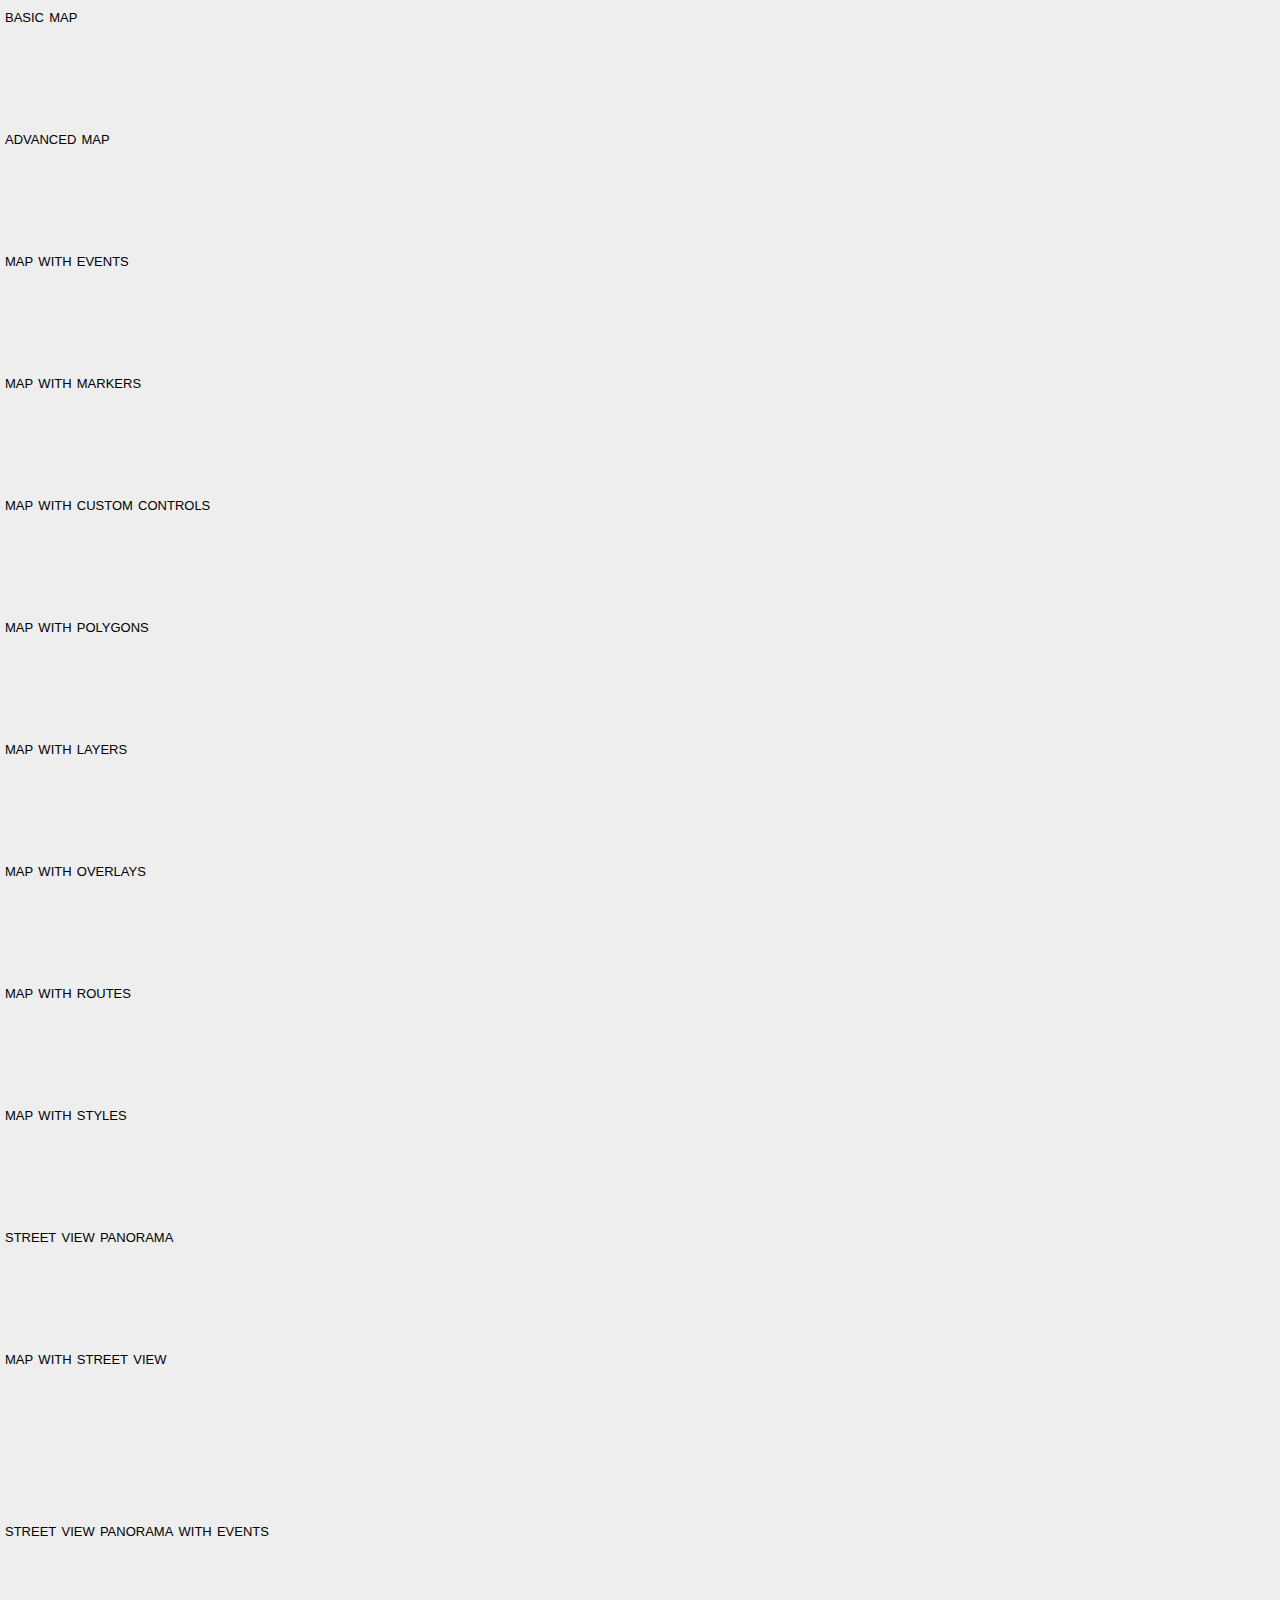
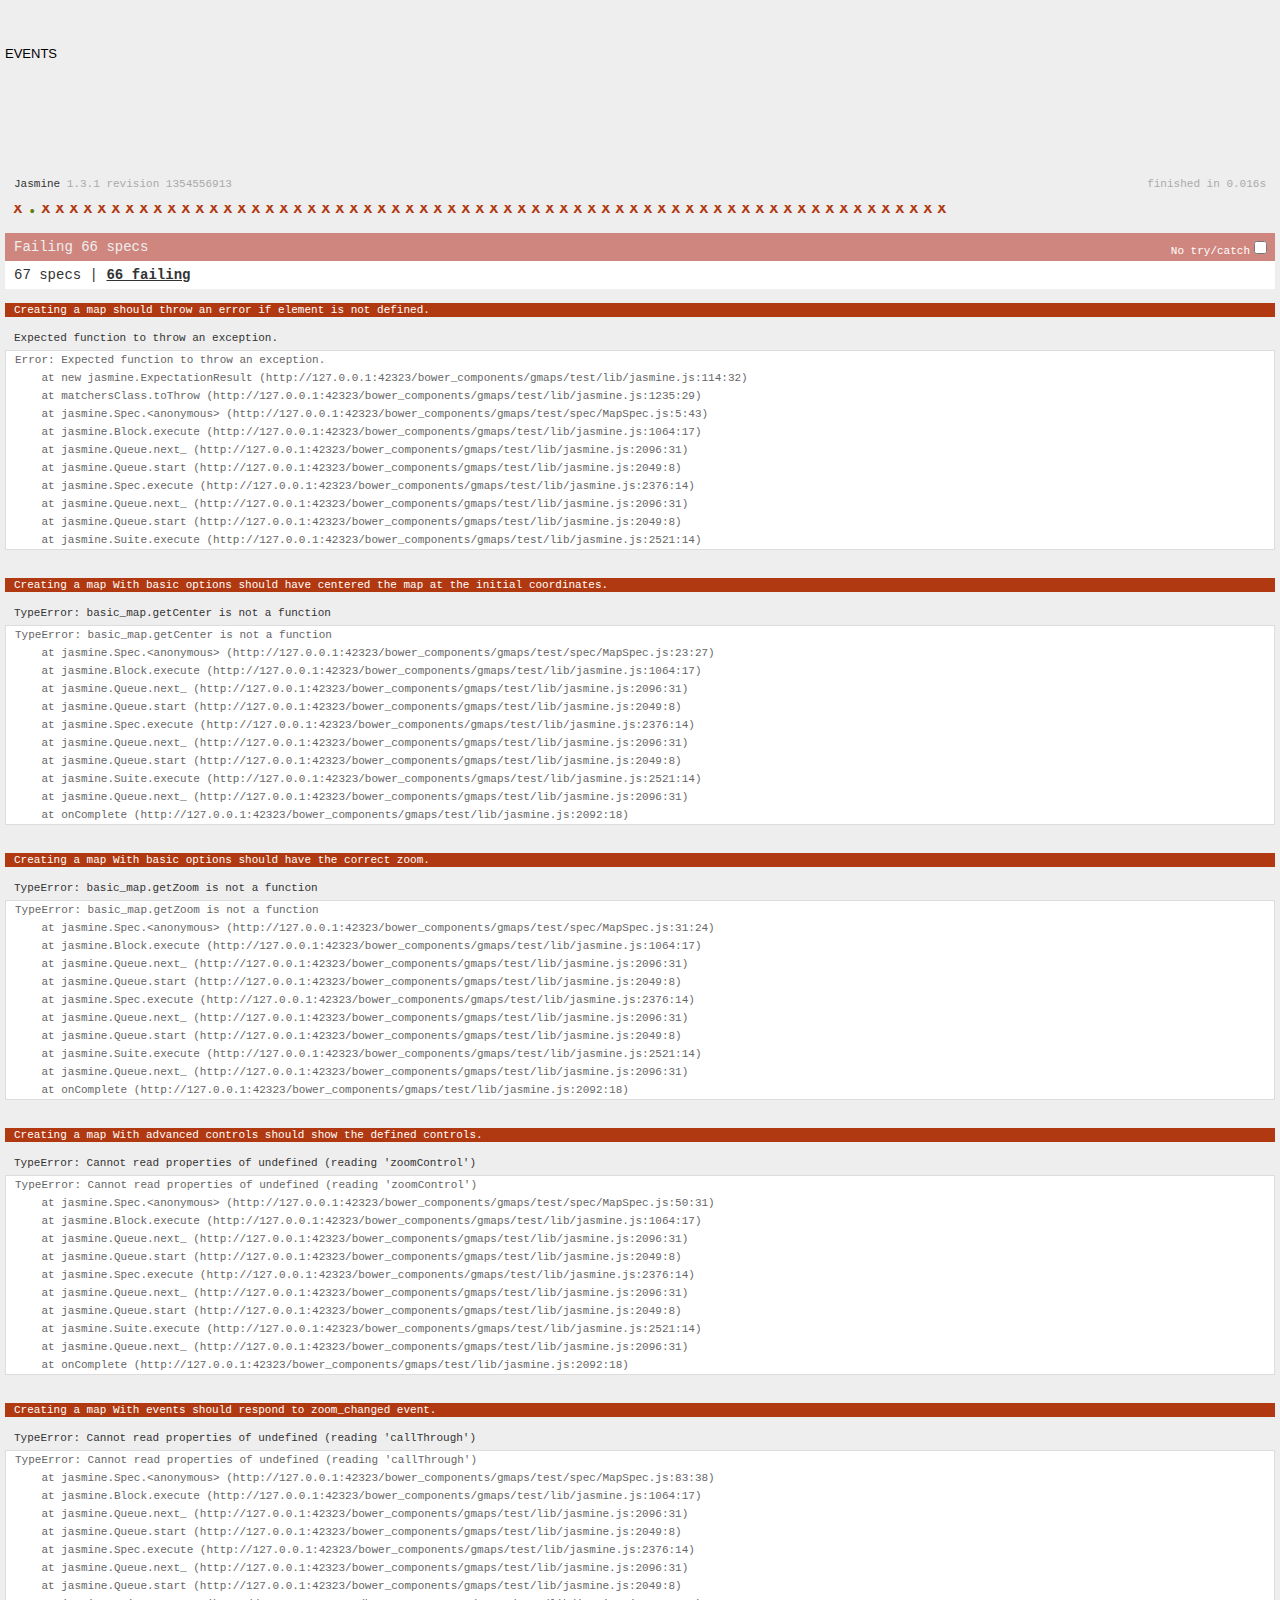
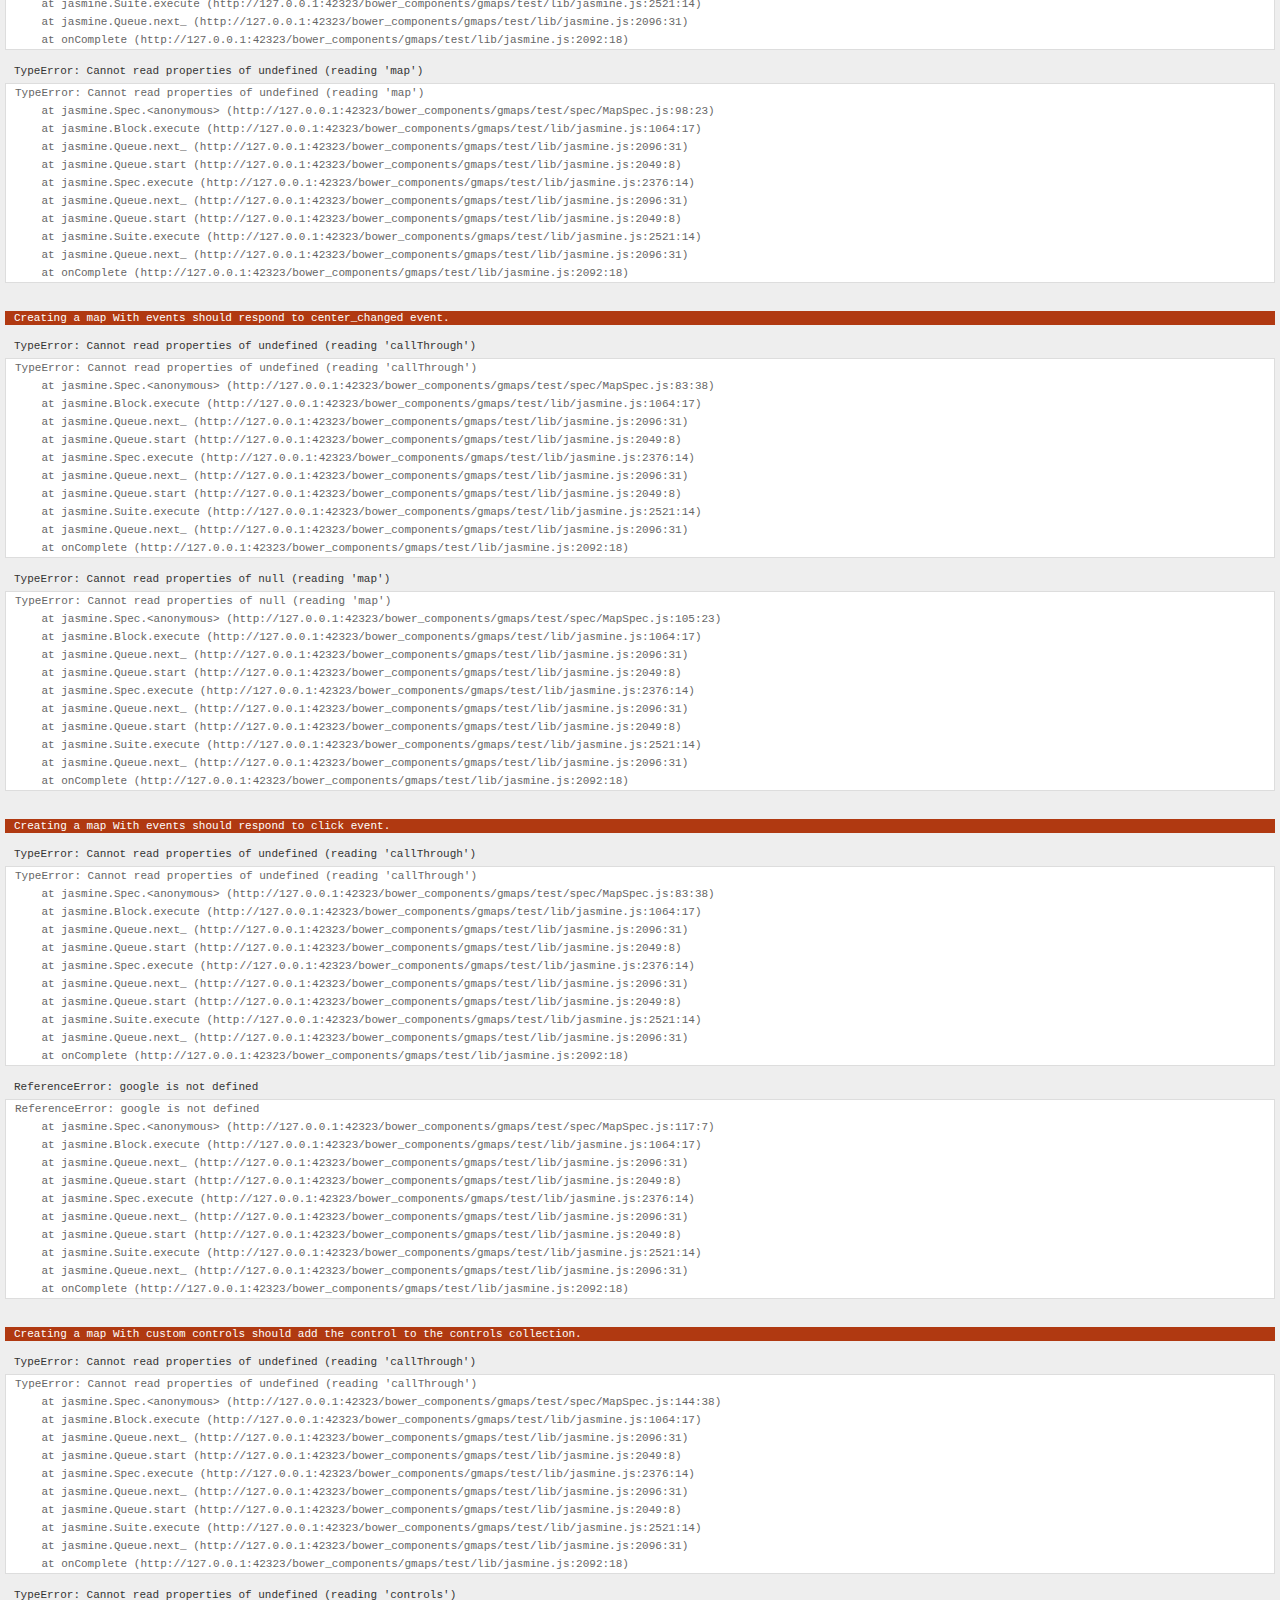
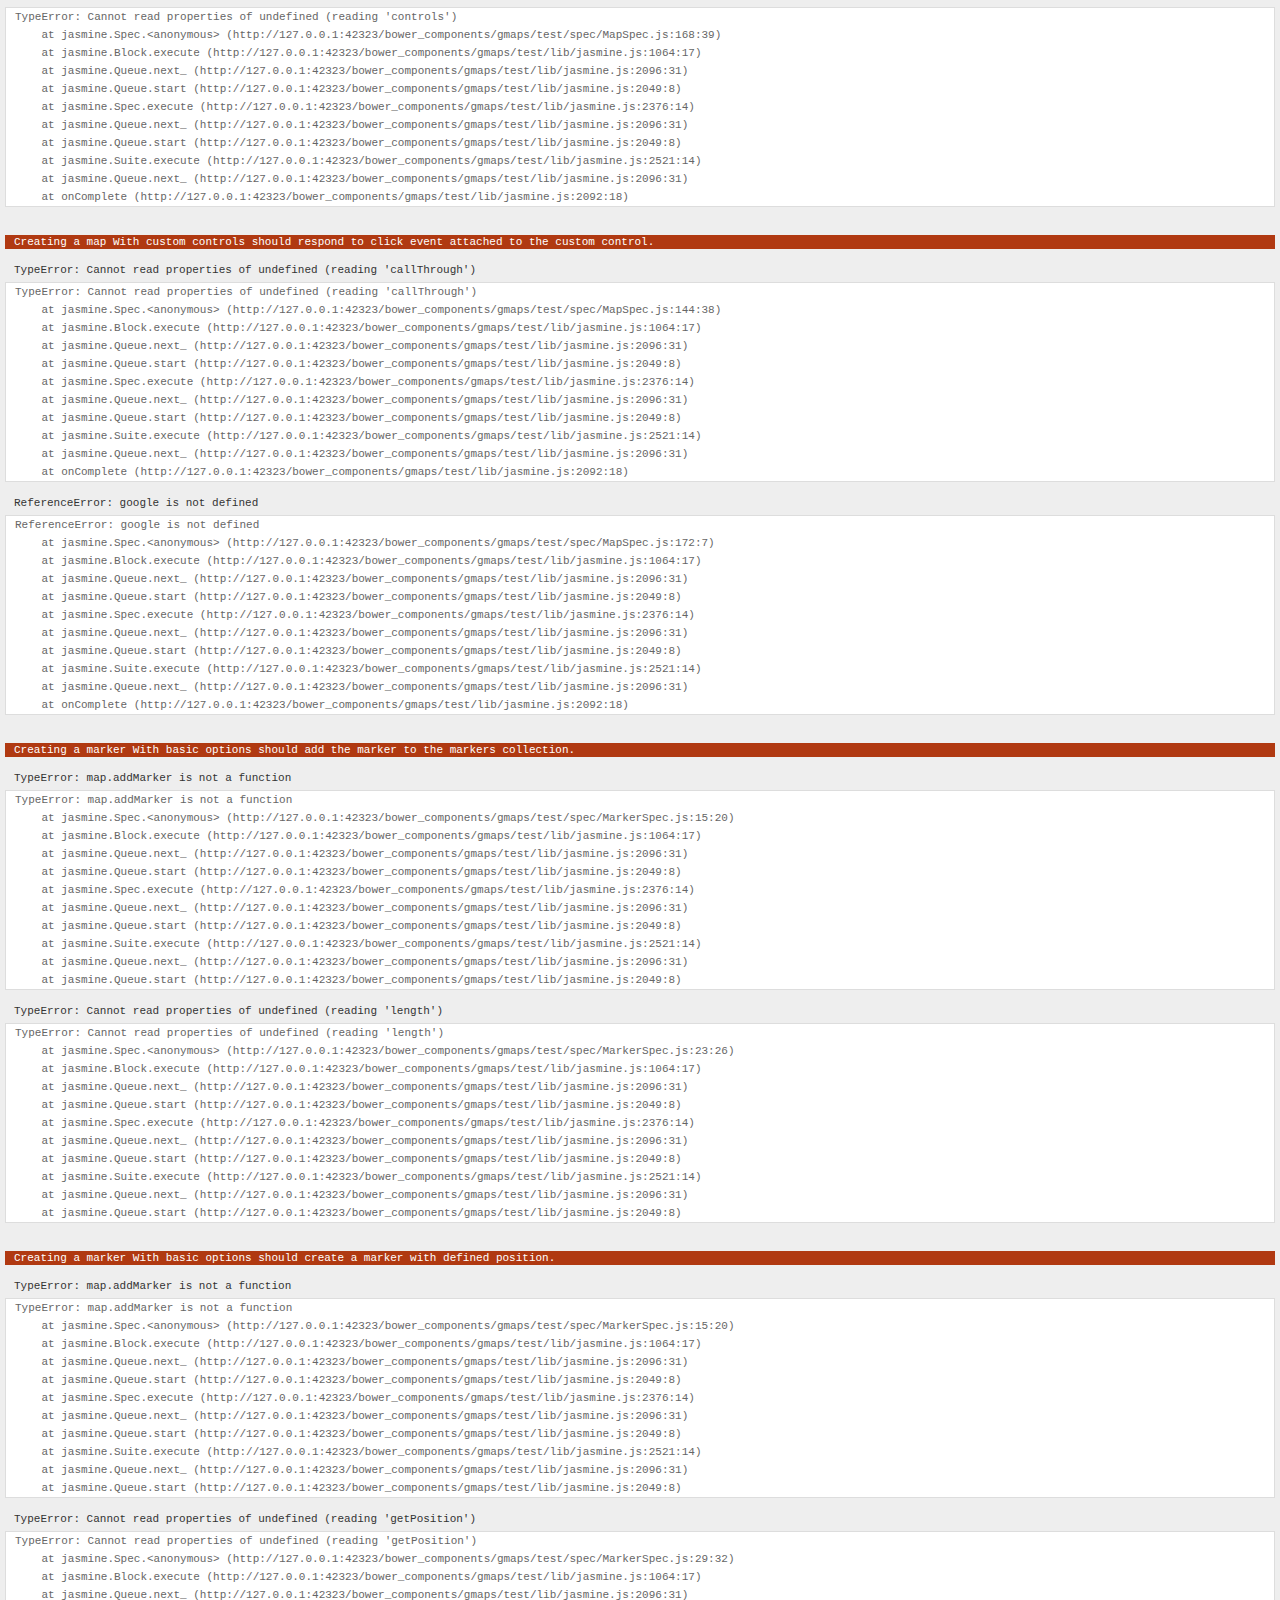
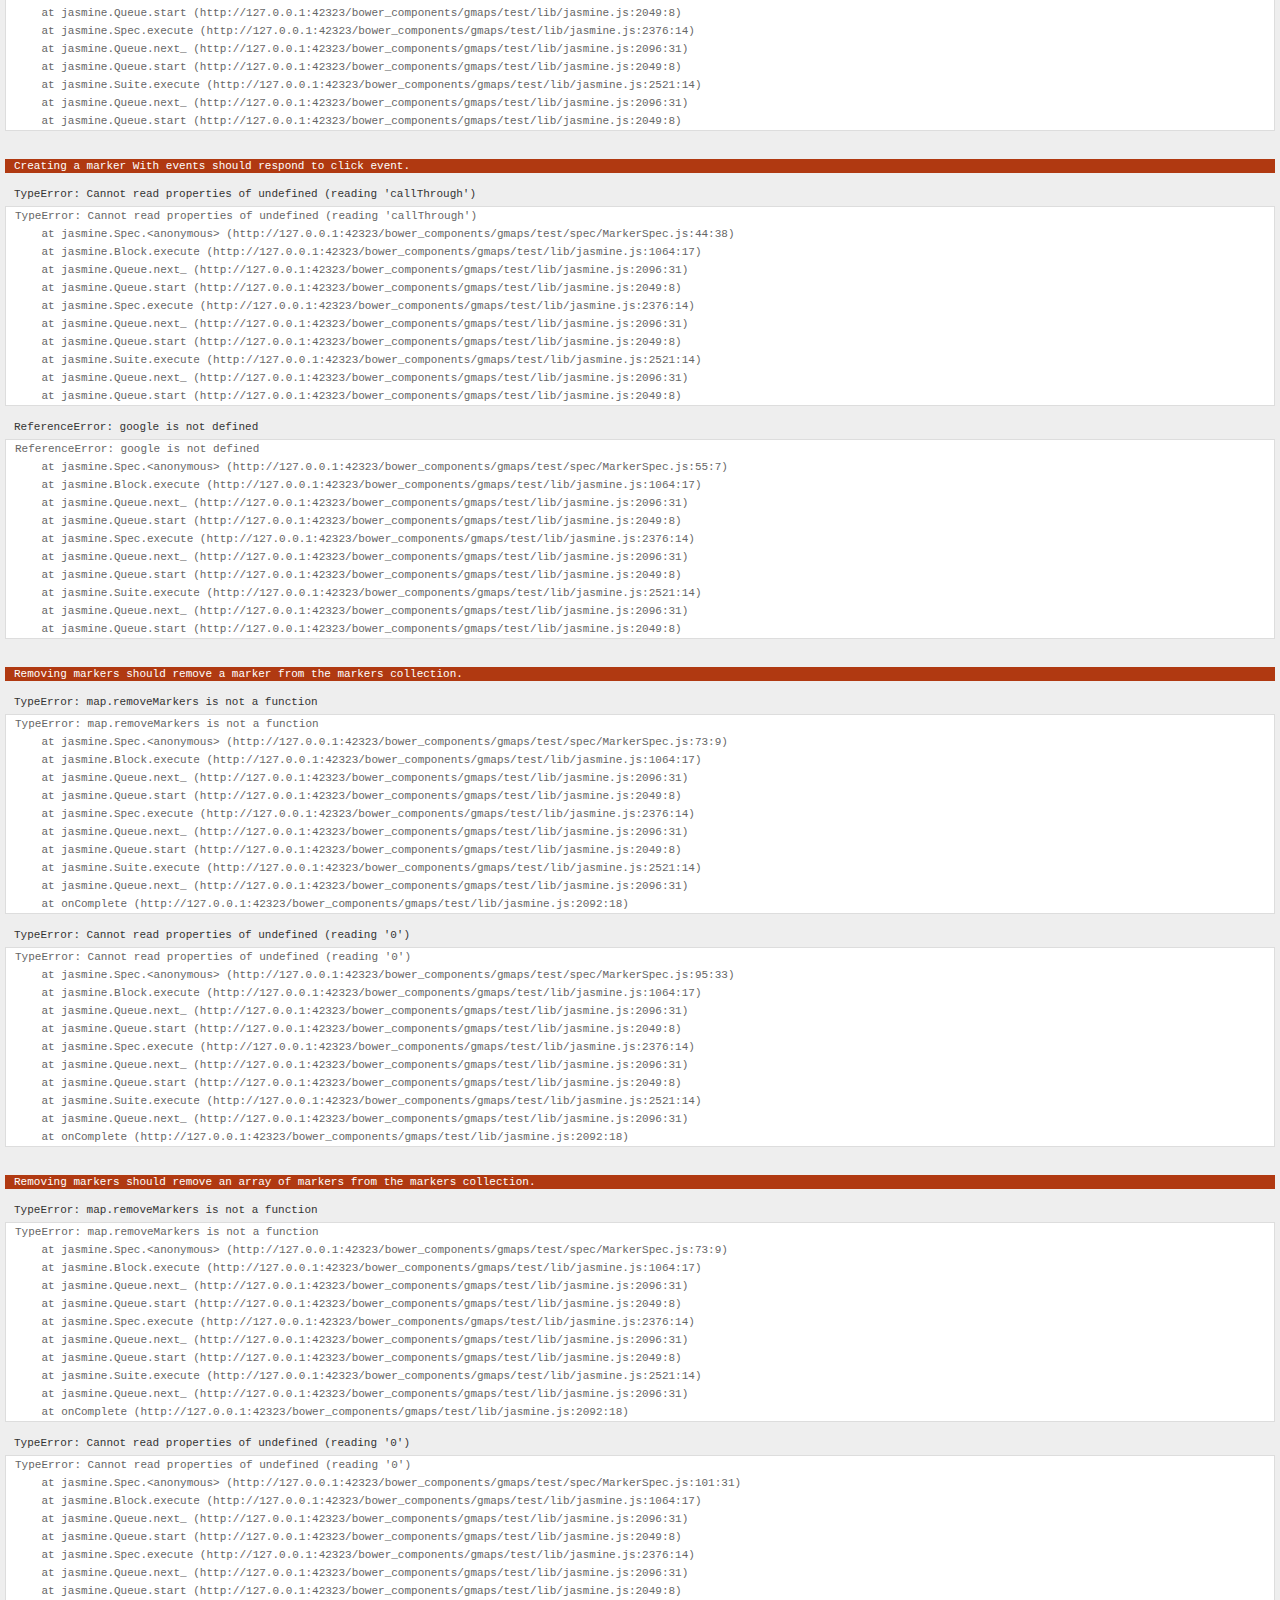
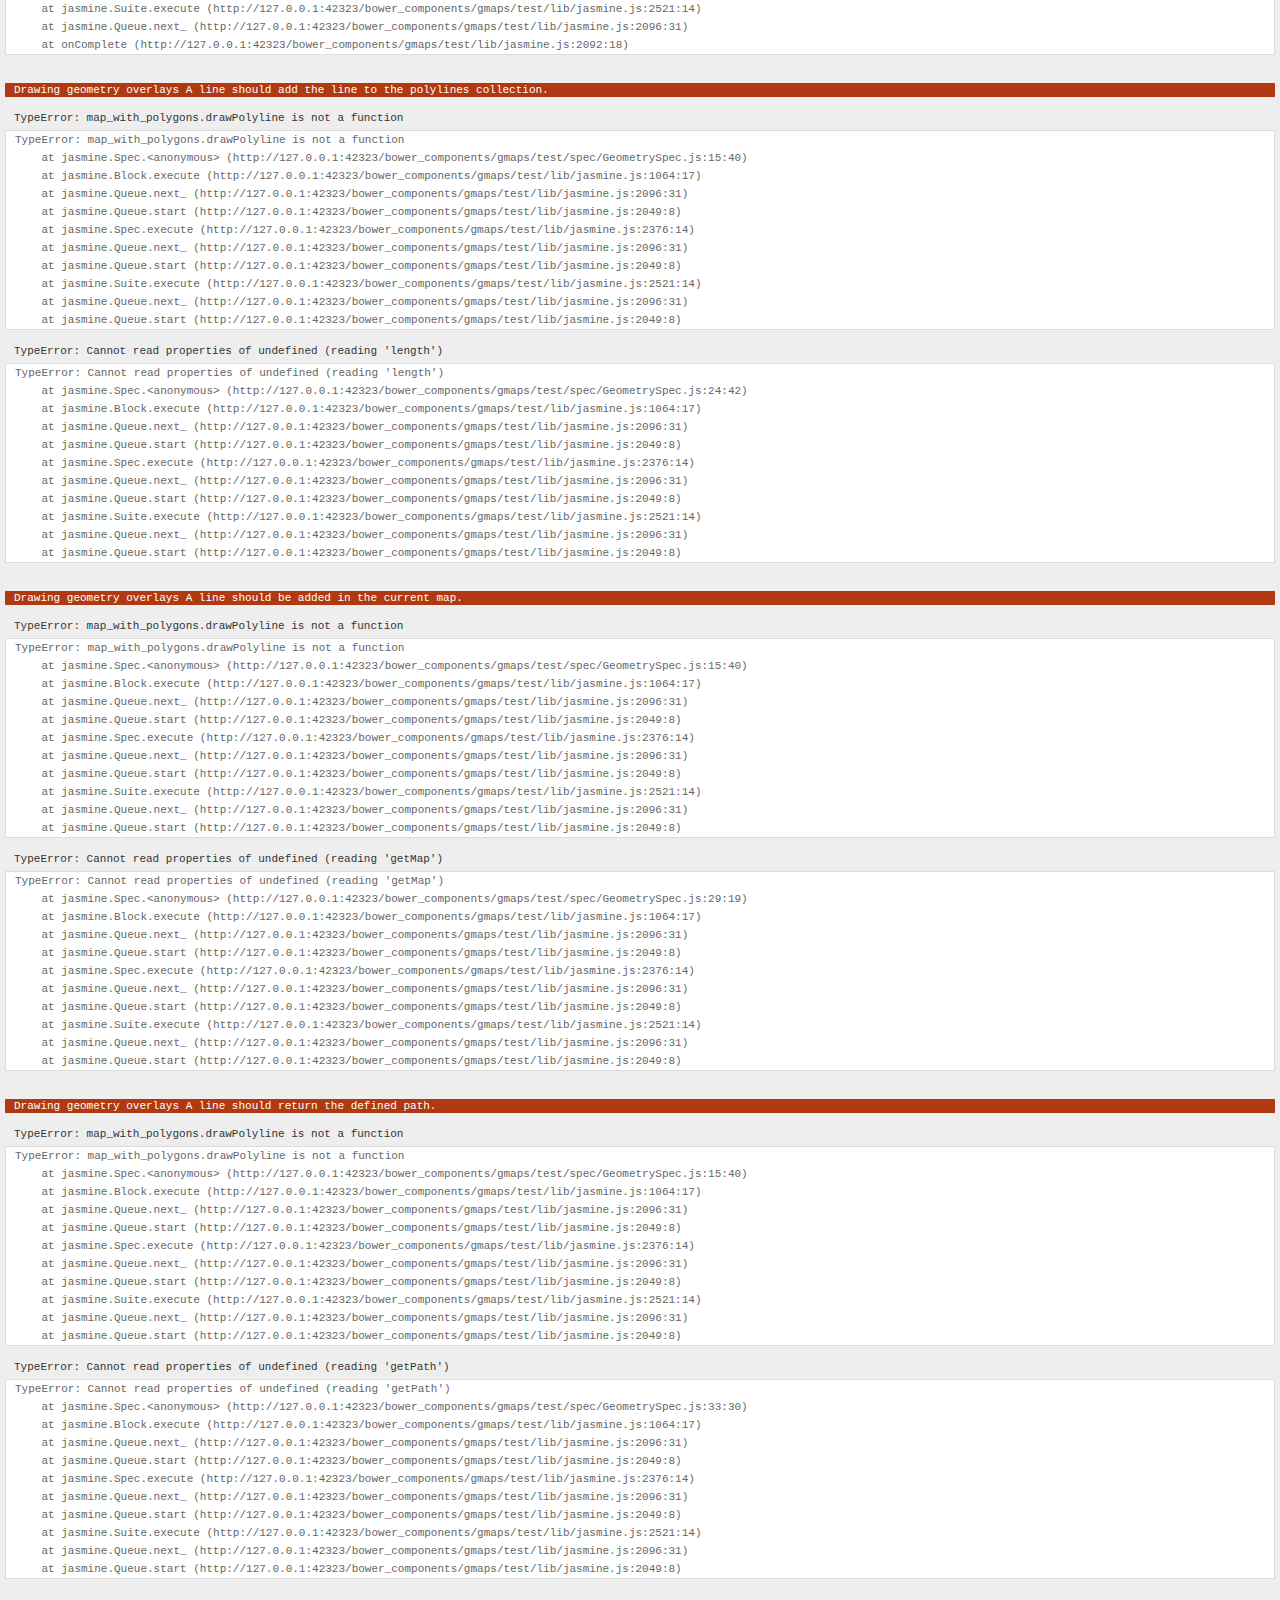
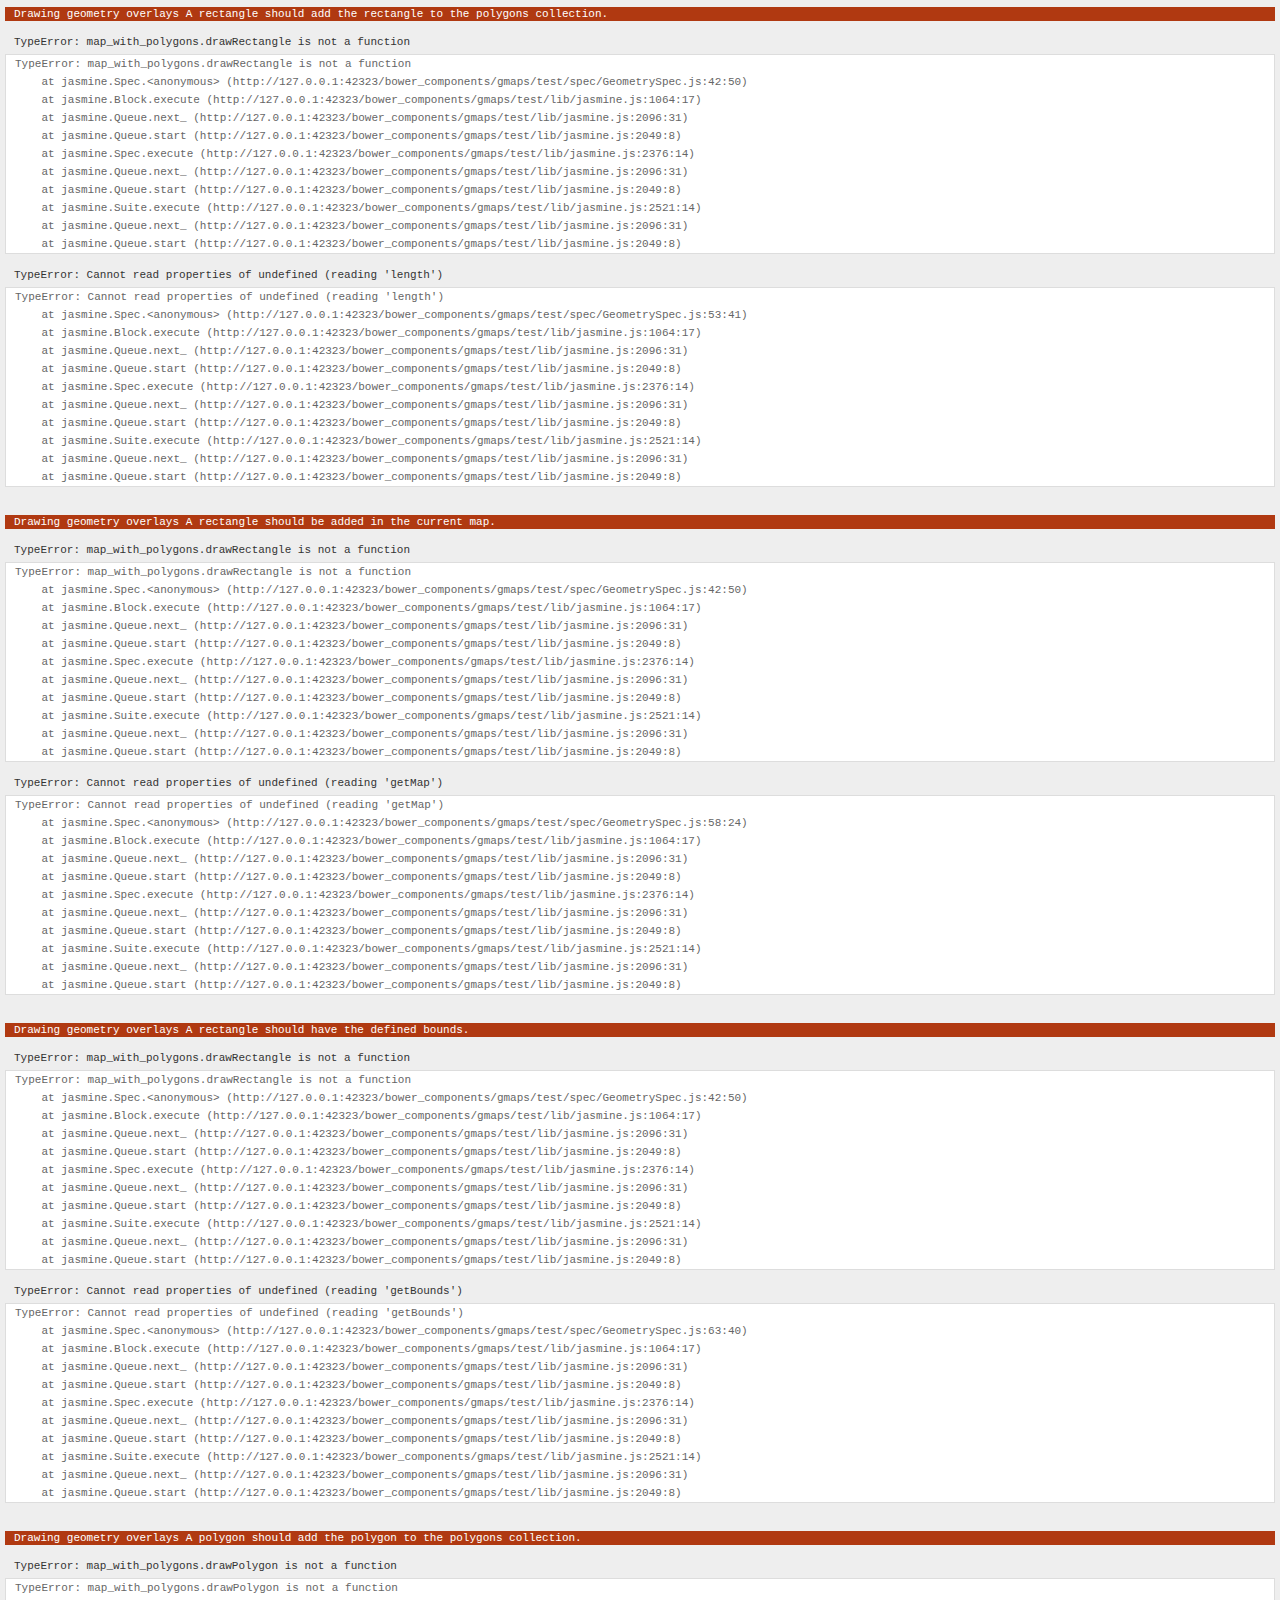
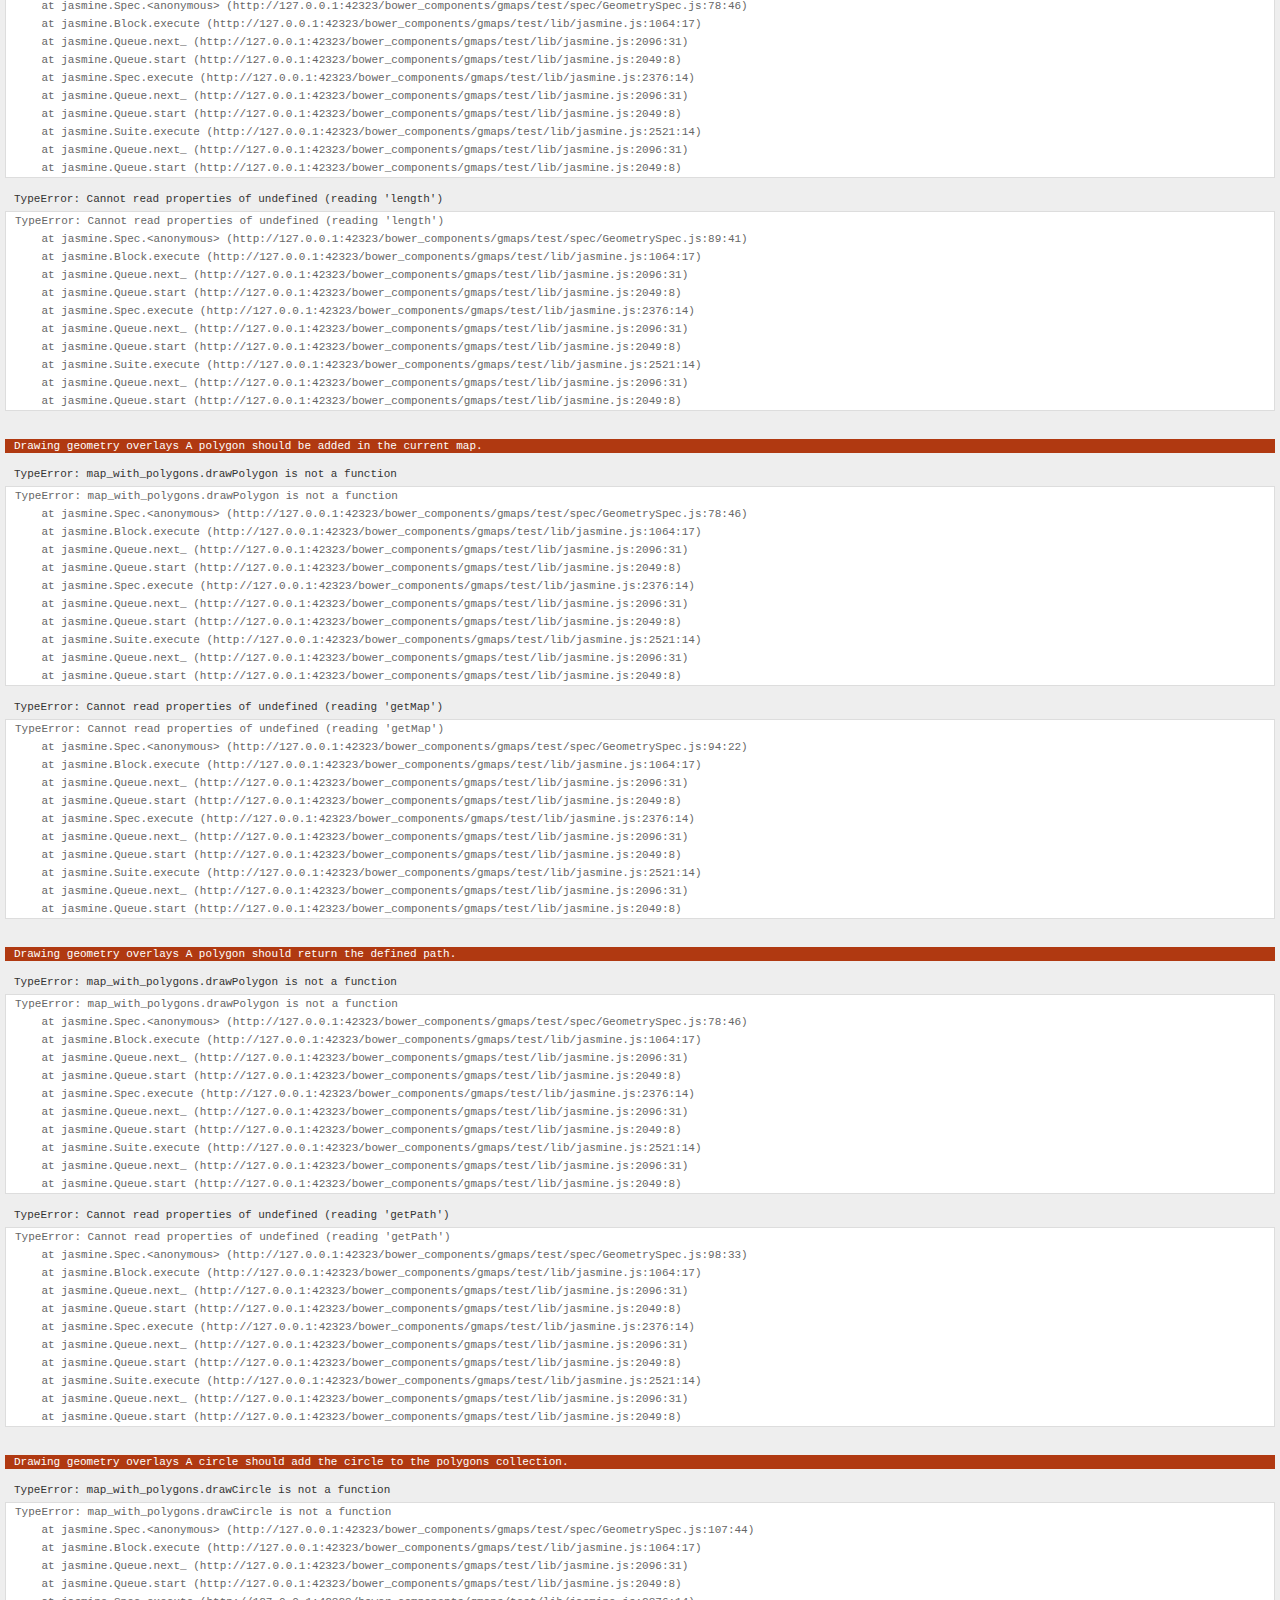
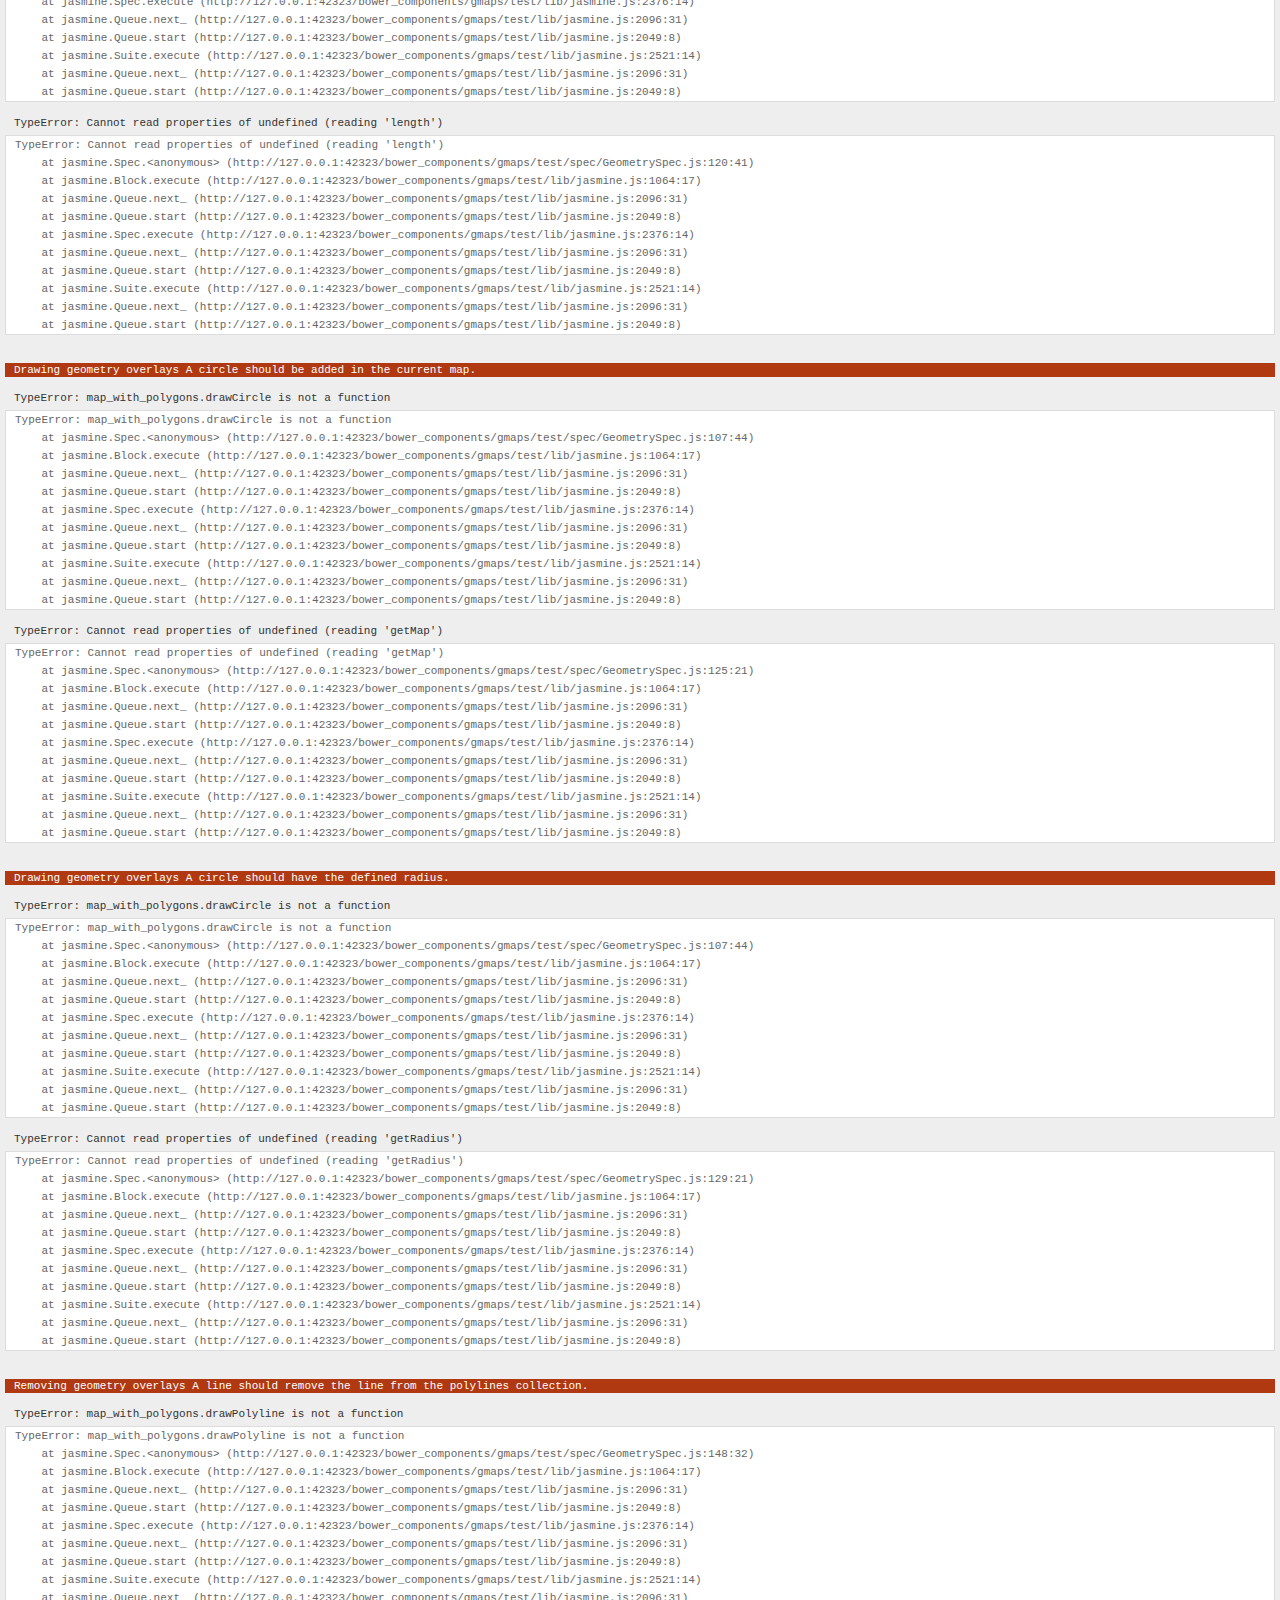
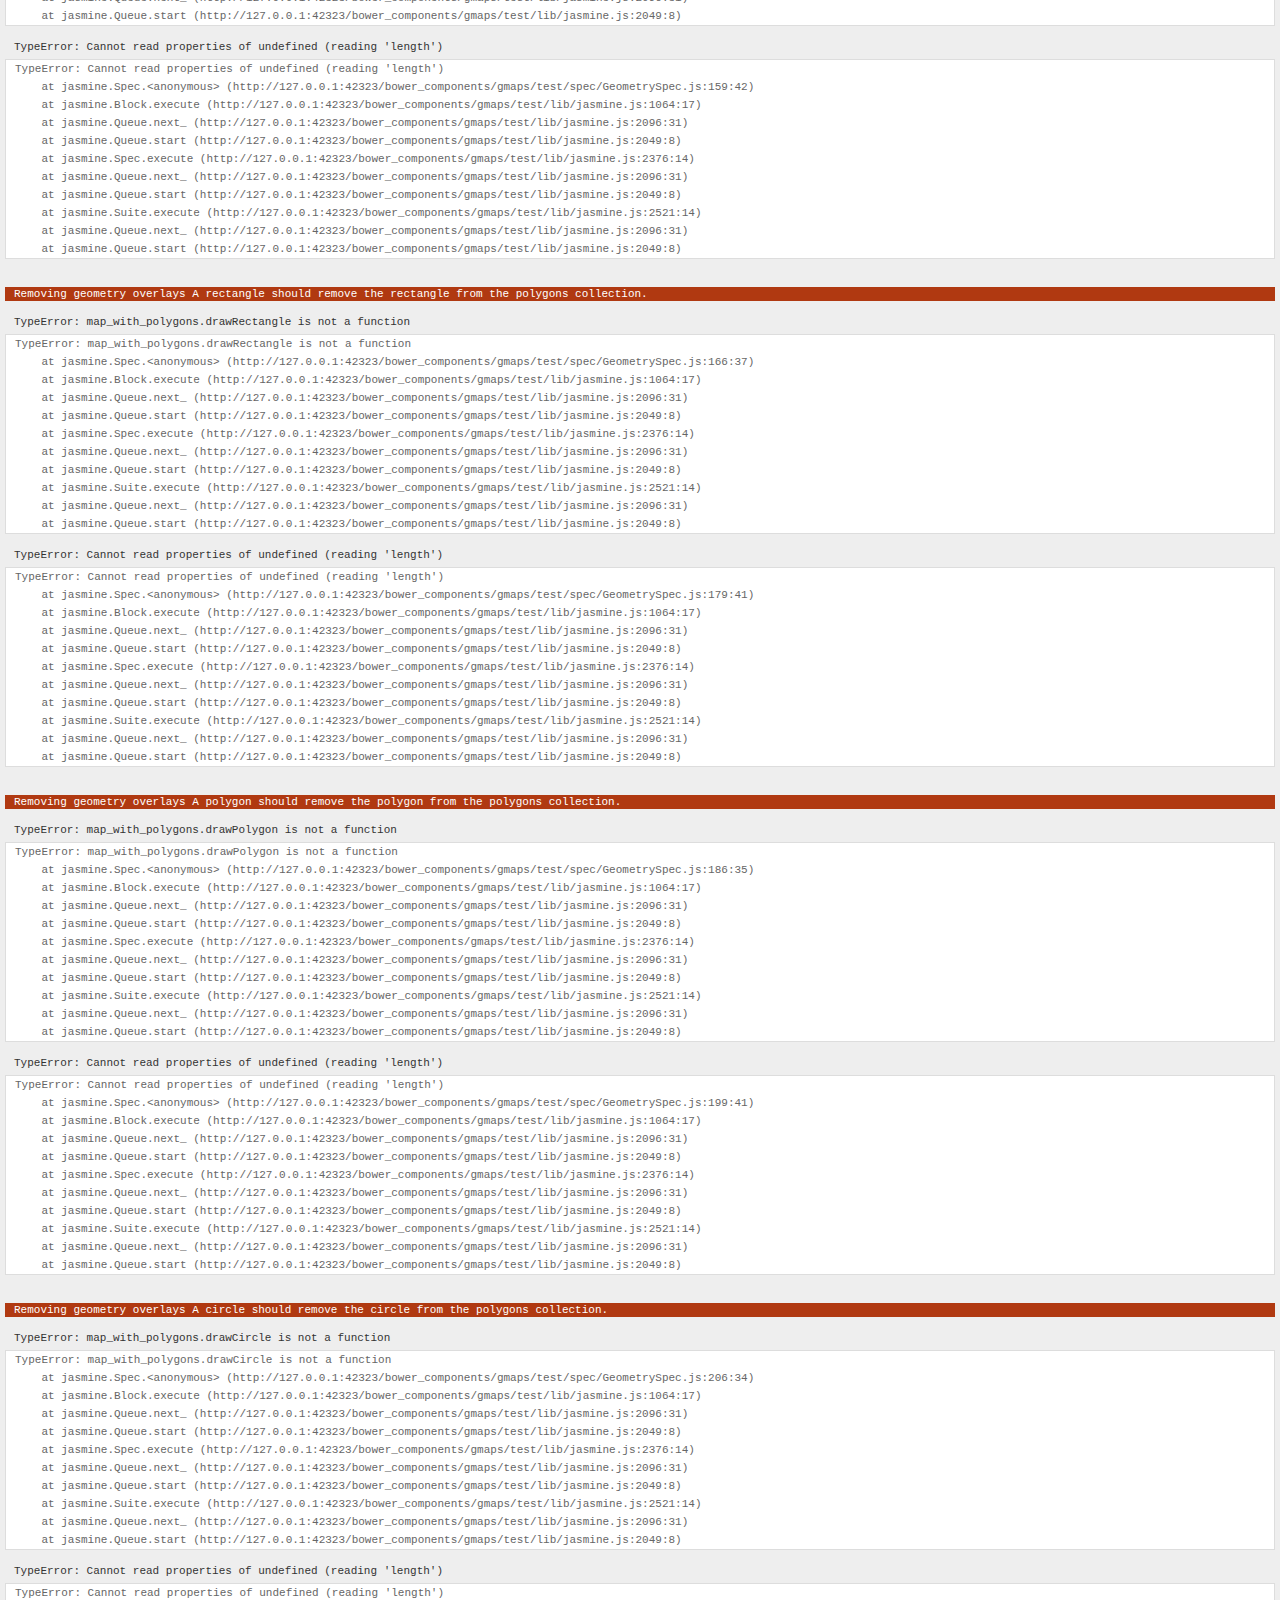
<file: bower_components/gmaps/test/index.html>
<!DOCTYPE html>
<html>
<head>
  <title>gmaps.js test</title>
  <link rel="stylesheet" type="text/css" href="lib/jasmine.css" />
  <link rel="stylesheet" href="style.css" />
  <script type="text/javascript" src="lib/jasmine.js"></script>
  <script type="text/javascript" src="lib/jasmine-html.js"></script>

  <script type="text/javascript" src="http://maps.google.com/maps/api/js?sensor=true"></script>
  <script type="text/javascript" src="../gmaps.js"></script>

  <script type="text/javascript" src="spec/MapSpec.js"></script>
  <script type="text/javascript" src="spec/MarkerSpec.js"></script>
  <script type="text/javascript" src="spec/GeometrySpec.js"></script>
  <script type="text/javascript" src="spec/LayerSpec.js"></script>
  <script type="text/javascript" src="spec/OverlaySpec.js"></script>
  <script type="text/javascript" src="spec/RouteSpec.js"></script>
  <script type="text/javascript" src="spec/StyleSpec.js"></script>
  <script type="text/javascript" src="spec/StreetViewSpec.js"></script>
  <script type="text/javascript" src="spec/EventSpec.js"></script>
  <script type="text/javascript" src="spec/ControlSpec.js"></script>

  <script type="text/javascript">
    (function() {
      var jasmineEnv = jasmine.getEnv();
      jasmineEnv.updateInterval = 1000;

      var htmlReporter = new jasmine.HtmlReporter();

      jasmineEnv.addReporter(htmlReporter);

      jasmineEnv.specFilter = function(spec) {
        return htmlReporter.specFilter(spec);
      };

      var currentWindowOnload = window.onload;

      window.onload = function() {
        if (currentWindowOnload) {
          currentWindowOnload();
        }

        execJasmine();
      };

      function execJasmine() {
        jasmineEnv.execute();
      }
    })();
  </script>
</head>
<body>
  <h3>Basic map</h3>
  <div class="map" id="basic-map"></div>
  <h3>Advanced map</h3>
  <div class="map" id="advanced-map"></div>
  <h3>Map with events</h3>
  <div class="map" id="map-with-events"></div>
  <h3>Map with markers</h3>
  <div class="map" id="map-with-markers"></div>
  <h3>Map with custom controls</h3>
  <div class="map" id="map-with-custom-controls"></div>
  <h3>Map with polygons</h3>
  <div class="map" id="map-with-polygons"></div>
  <h3>Map with layers</h3>
  <div class="map" id="map-with-layers"></div>
  <h3>Map with overlays</h3>
  <div class="map" id="map-with-overlays"></div>
  <h3>Map with routes</h3>
  <div class="map" id="map-with-routes"></div>
  <h3>Map with styles</h3>
  <div class="map" id="map-with-styles"></div>
  <h3>Street View Panorama</h3>
  <div class="panorama" id="streetview-standalone-panorama"></div>
  <h3>Map with Street View</h3>
  <div class="with-columns">
    <div class="map" id="map-with-streetview"></div>
    <div class="panorama" id="streetview-panorama"></div>
  </div>
  <h3>Street View Panorama with events</h3>
  <div class="panorama" id="streetview-with-events"></div>
  <h3>Events</h3>
  <div class="map" id="events"></div>
</body>
</html>
</file>
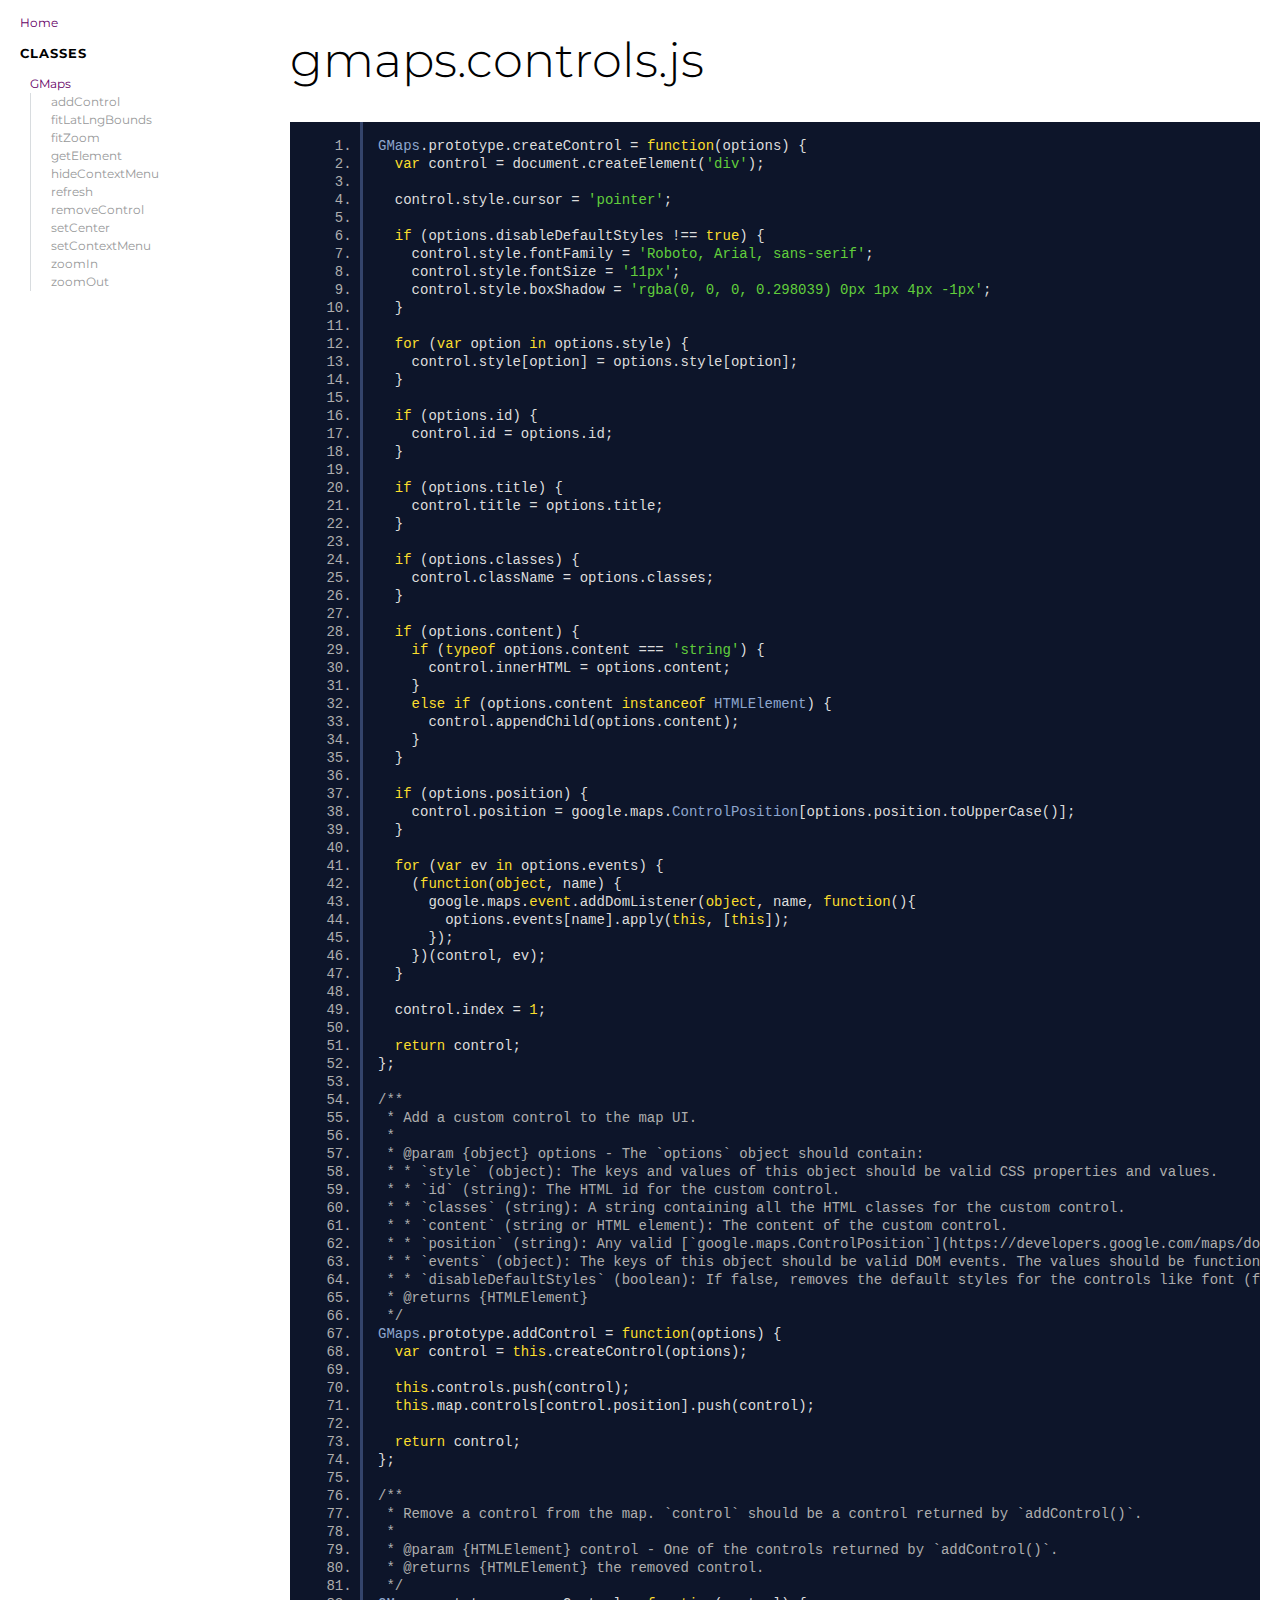
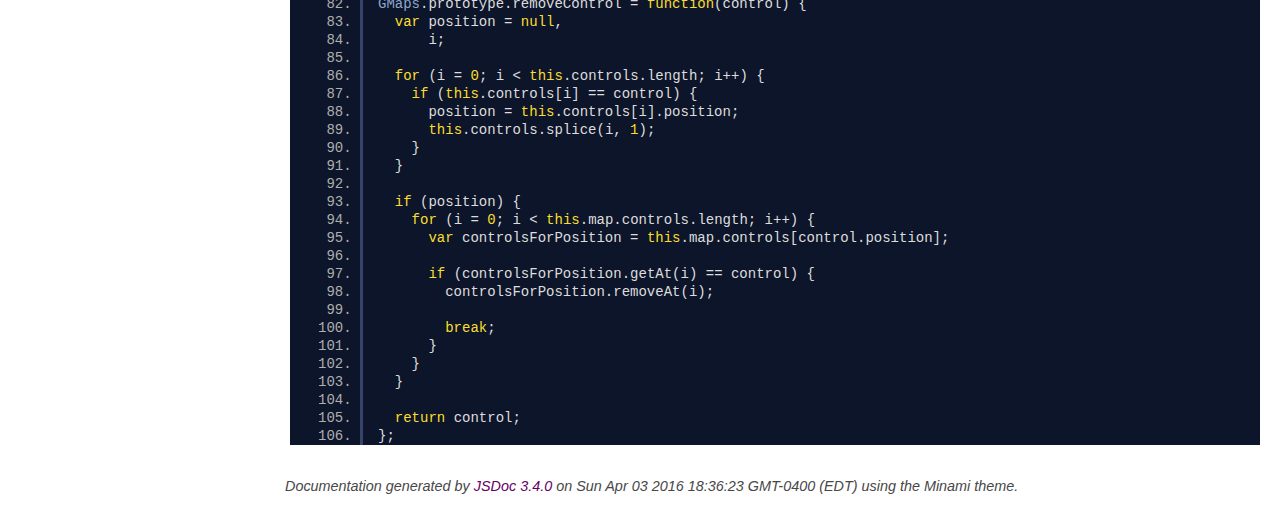
<file: bower_components/gmaps/docs/gmaps.controls.js.html>
<!DOCTYPE html>
<html lang="en">
<head>
    <meta charset="utf-8">
    <title>gmaps.controls.js - Documentation</title>

    <script src="scripts/prettify/prettify.js"></script>
    <script src="scripts/prettify/lang-css.js"></script>
    <!--[if lt IE 9]>
      <script src="//html5shiv.googlecode.com/svn/trunk/html5.js"></script>
    <![endif]-->
    <link type="text/css" rel="stylesheet" href="https://code.ionicframework.com/ionicons/2.0.1/css/ionicons.min.css">
    <link type="text/css" rel="stylesheet" href="styles/prettify.css">
    <link type="text/css" rel="stylesheet" href="styles/jsdoc.css">
</head>
<body>

<input type="checkbox" id="nav-trigger" class="nav-trigger" />
<label for="nav-trigger" class="navicon-button x">
  <div class="navicon"></div>
</label>

<label for="nav-trigger" class="overlay"></label>

<nav>
    <h2><a href="index.html">Home</a></h2><h3>Classes</h3><ul><li><a href="GMaps.html">GMaps</a><ul class='methods'><li data-type='method'><a href="GMaps.html#addControl">addControl</a></li><li data-type='method'><a href="GMaps.html#fitLatLngBounds">fitLatLngBounds</a></li><li data-type='method'><a href="GMaps.html#fitZoom">fitZoom</a></li><li data-type='method'><a href="GMaps.html#getElement">getElement</a></li><li data-type='method'><a href="GMaps.html#hideContextMenu">hideContextMenu</a></li><li data-type='method'><a href="GMaps.html#refresh">refresh</a></li><li data-type='method'><a href="GMaps.html#removeControl">removeControl</a></li><li data-type='method'><a href="GMaps.html#setCenter">setCenter</a></li><li data-type='method'><a href="GMaps.html#setContextMenu">setContextMenu</a></li><li data-type='method'><a href="GMaps.html#zoomIn">zoomIn</a></li><li data-type='method'><a href="GMaps.html#zoomOut">zoomOut</a></li></ul></li></ul>
</nav>

<div id="main">
    
    <h1 class="page-title">gmaps.controls.js</h1>
    

    



    
    <section>
        <article>
            <pre class="prettyprint source linenums"><code>GMaps.prototype.createControl = function(options) {
  var control = document.createElement('div');

  control.style.cursor = 'pointer';

  if (options.disableDefaultStyles !== true) {
    control.style.fontFamily = 'Roboto, Arial, sans-serif';
    control.style.fontSize = '11px';
    control.style.boxShadow = 'rgba(0, 0, 0, 0.298039) 0px 1px 4px -1px';
  }

  for (var option in options.style) {
    control.style[option] = options.style[option];
  }

  if (options.id) {
    control.id = options.id;
  }

  if (options.title) {
    control.title = options.title;
  }

  if (options.classes) {
    control.className = options.classes;
  }

  if (options.content) {
    if (typeof options.content === 'string') {
      control.innerHTML = options.content;
    }
    else if (options.content instanceof HTMLElement) {
      control.appendChild(options.content);
    }
  }

  if (options.position) {
    control.position = google.maps.ControlPosition[options.position.toUpperCase()];
  }

  for (var ev in options.events) {
    (function(object, name) {
      google.maps.event.addDomListener(object, name, function(){
        options.events[name].apply(this, [this]);
      });
    })(control, ev);
  }

  control.index = 1;

  return control;
};

/**
 * Add a custom control to the map UI.
 *
 * @param {object} options - The `options` object should contain:
 * * `style` (object): The keys and values of this object should be valid CSS properties and values.
 * * `id` (string): The HTML id for the custom control.
 * * `classes` (string): A string containing all the HTML classes for the custom control.
 * * `content` (string or HTML element): The content of the custom control.
 * * `position` (string): Any valid [`google.maps.ControlPosition`](https://developers.google.com/maps/documentation/javascript/controls#ControlPositioning) value, in lower or upper case.
 * * `events` (object): The keys of this object should be valid DOM events. The values should be functions.
 * * `disableDefaultStyles` (boolean): If false, removes the default styles for the controls like font (family and size), and box shadow.
 * @returns {HTMLElement}
 */
GMaps.prototype.addControl = function(options) {
  var control = this.createControl(options);

  this.controls.push(control);
  this.map.controls[control.position].push(control);

  return control;
};

/**
 * Remove a control from the map. `control` should be a control returned by `addControl()`.
 *
 * @param {HTMLElement} control - One of the controls returned by `addControl()`.
 * @returns {HTMLElement} the removed control.
 */
GMaps.prototype.removeControl = function(control) {
  var position = null,
      i;

  for (i = 0; i &lt; this.controls.length; i++) {
    if (this.controls[i] == control) {
      position = this.controls[i].position;
      this.controls.splice(i, 1);
    }
  }

  if (position) {
    for (i = 0; i &lt; this.map.controls.length; i++) {
      var controlsForPosition = this.map.controls[control.position];

      if (controlsForPosition.getAt(i) == control) {
        controlsForPosition.removeAt(i);

        break;
      }
    }
  }

  return control;
};
</code></pre>
        </article>
    </section>




</div>

<br class="clear">

<footer>
    Documentation generated by <a href="https://github.com/jsdoc3/jsdoc">JSDoc 3.4.0</a> on Sun Apr 03 2016 18:36:23 GMT-0400 (EDT) using the Minami theme.
</footer>

<script>prettyPrint();</script>
<script src="scripts/linenumber.js"></script>
</body>
</html>
</file>
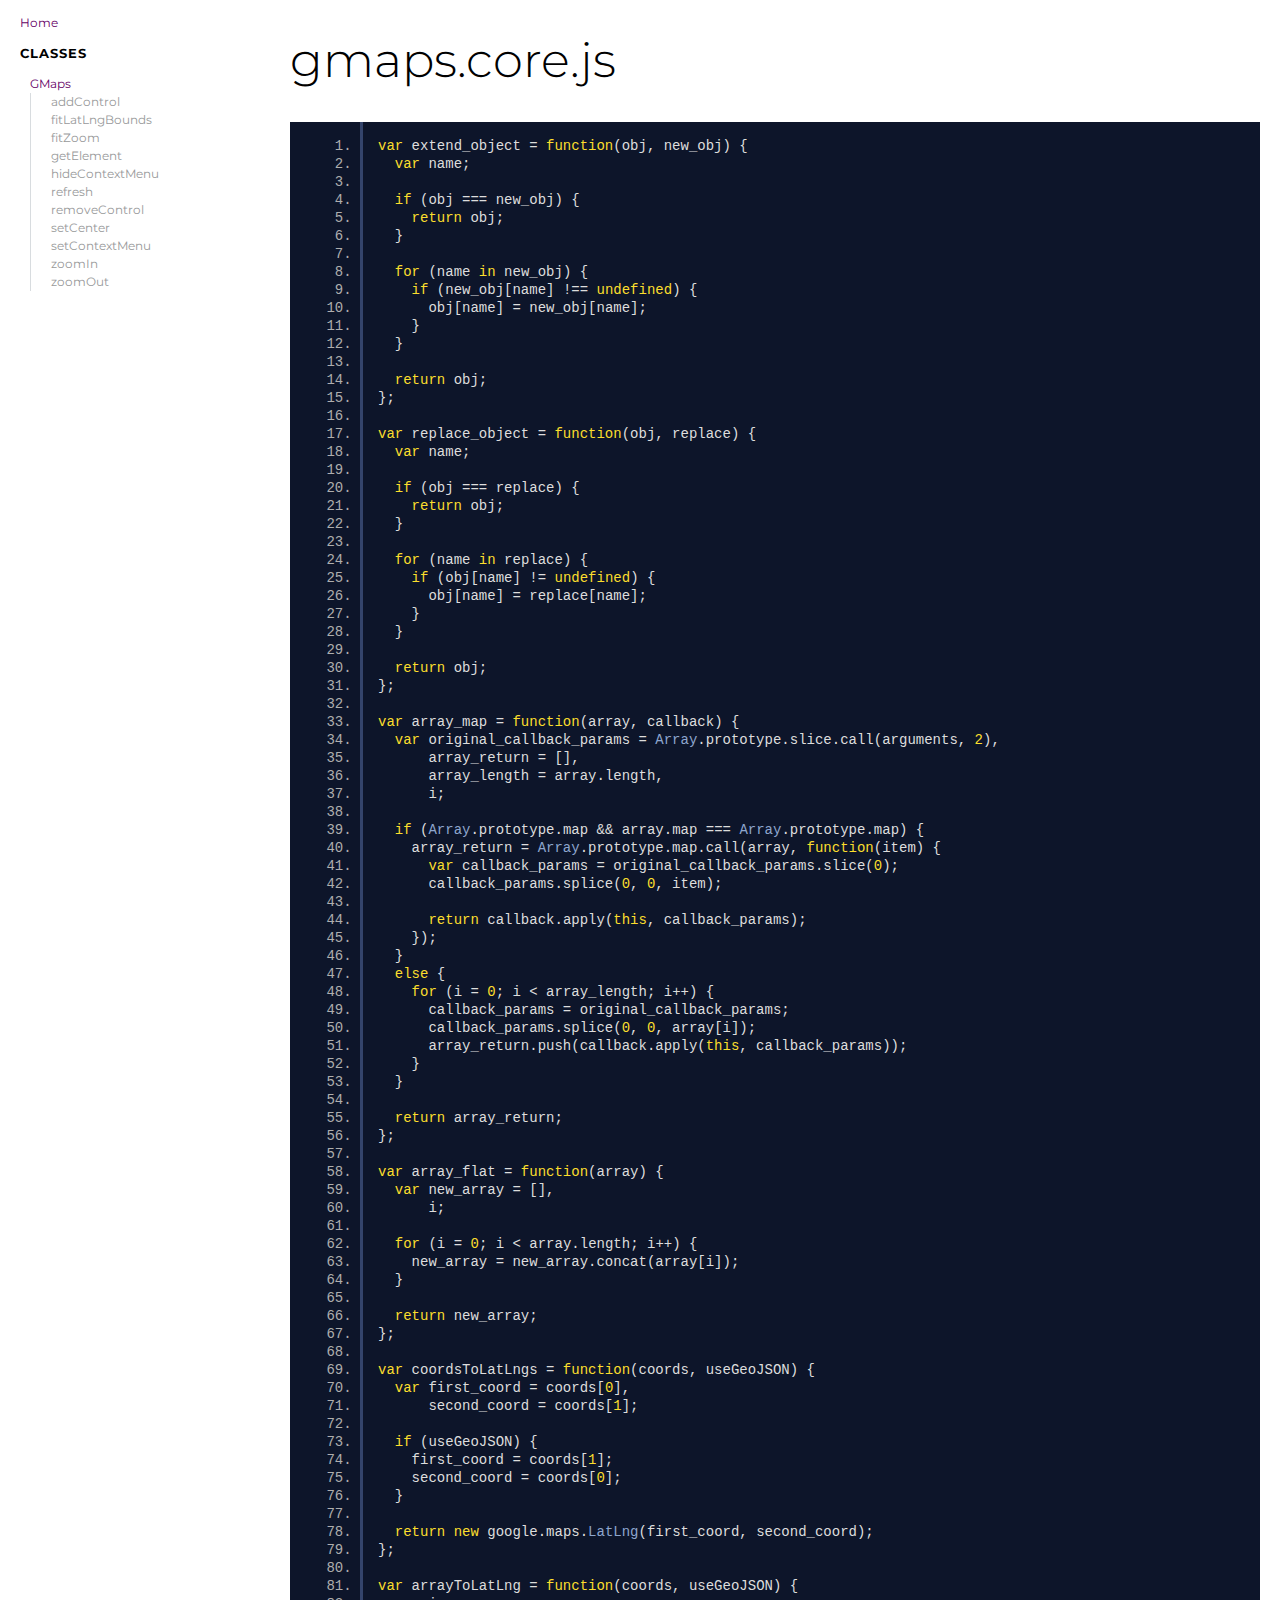
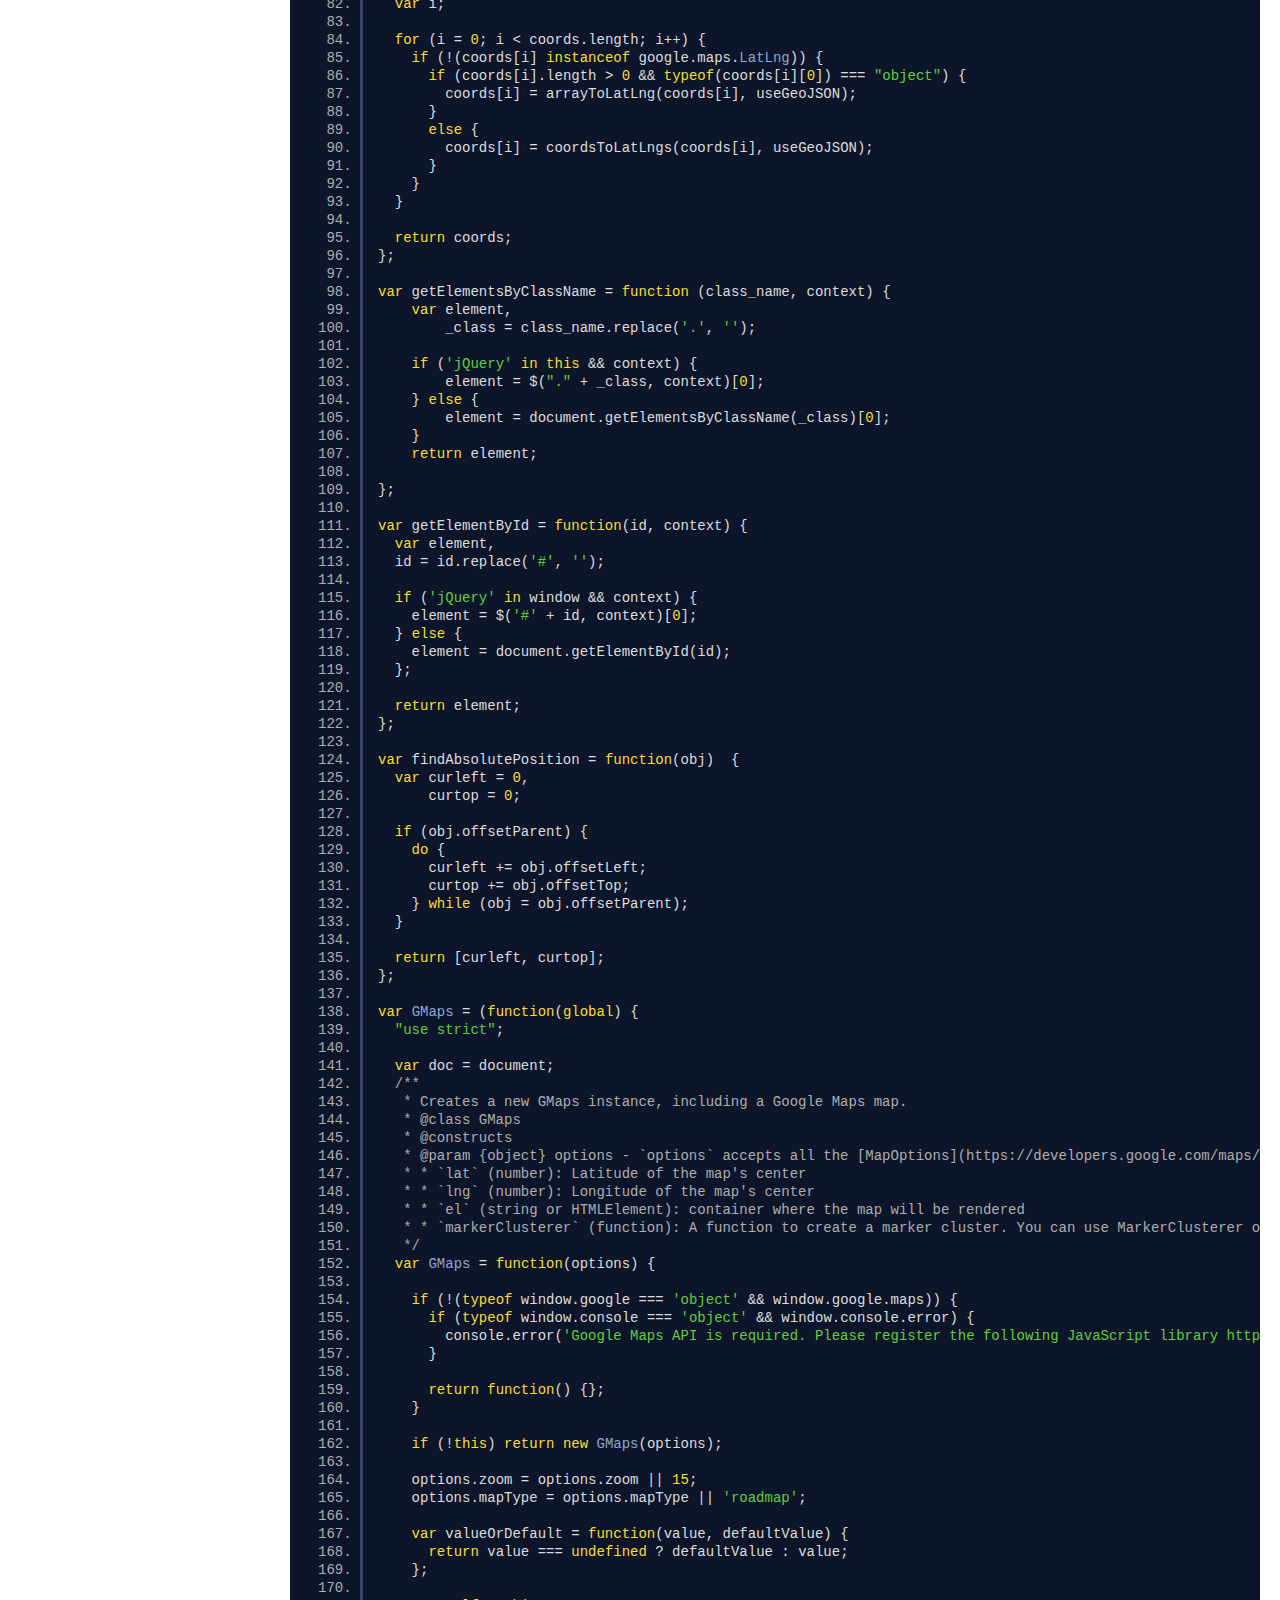
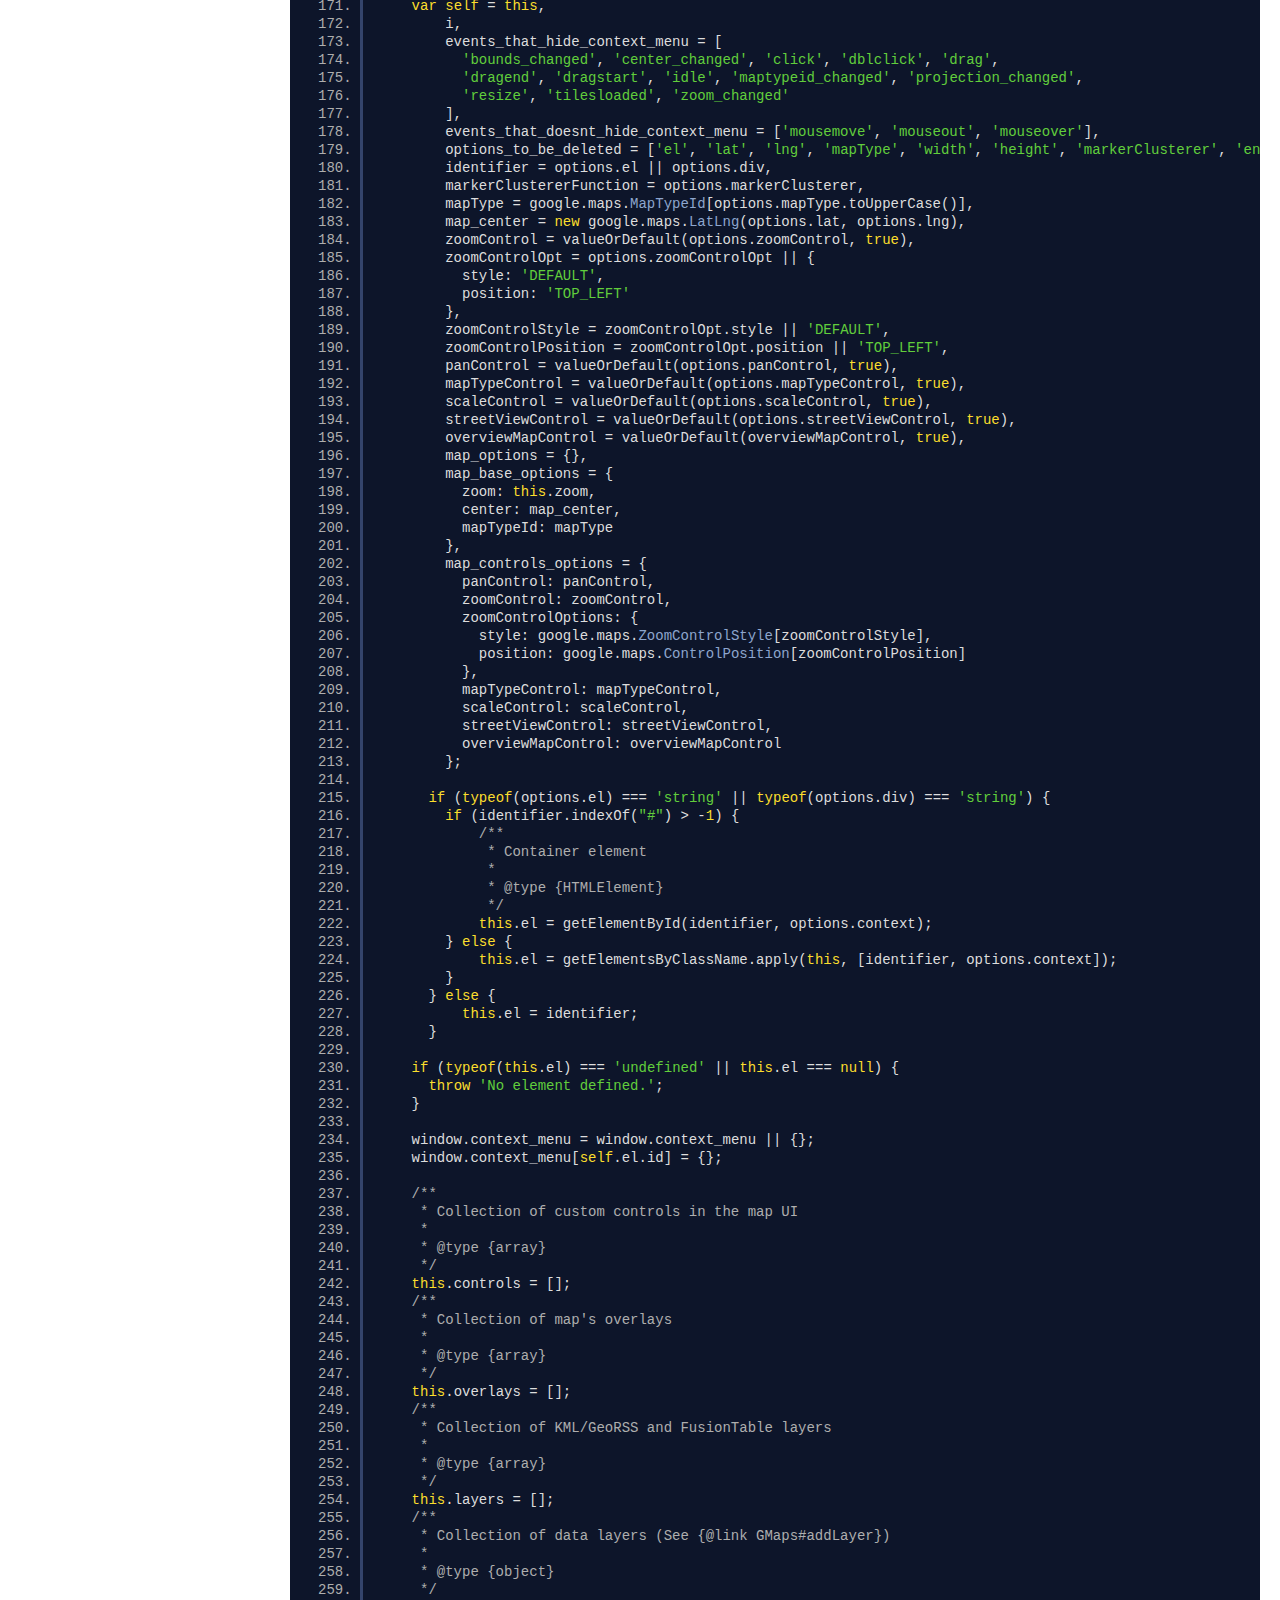
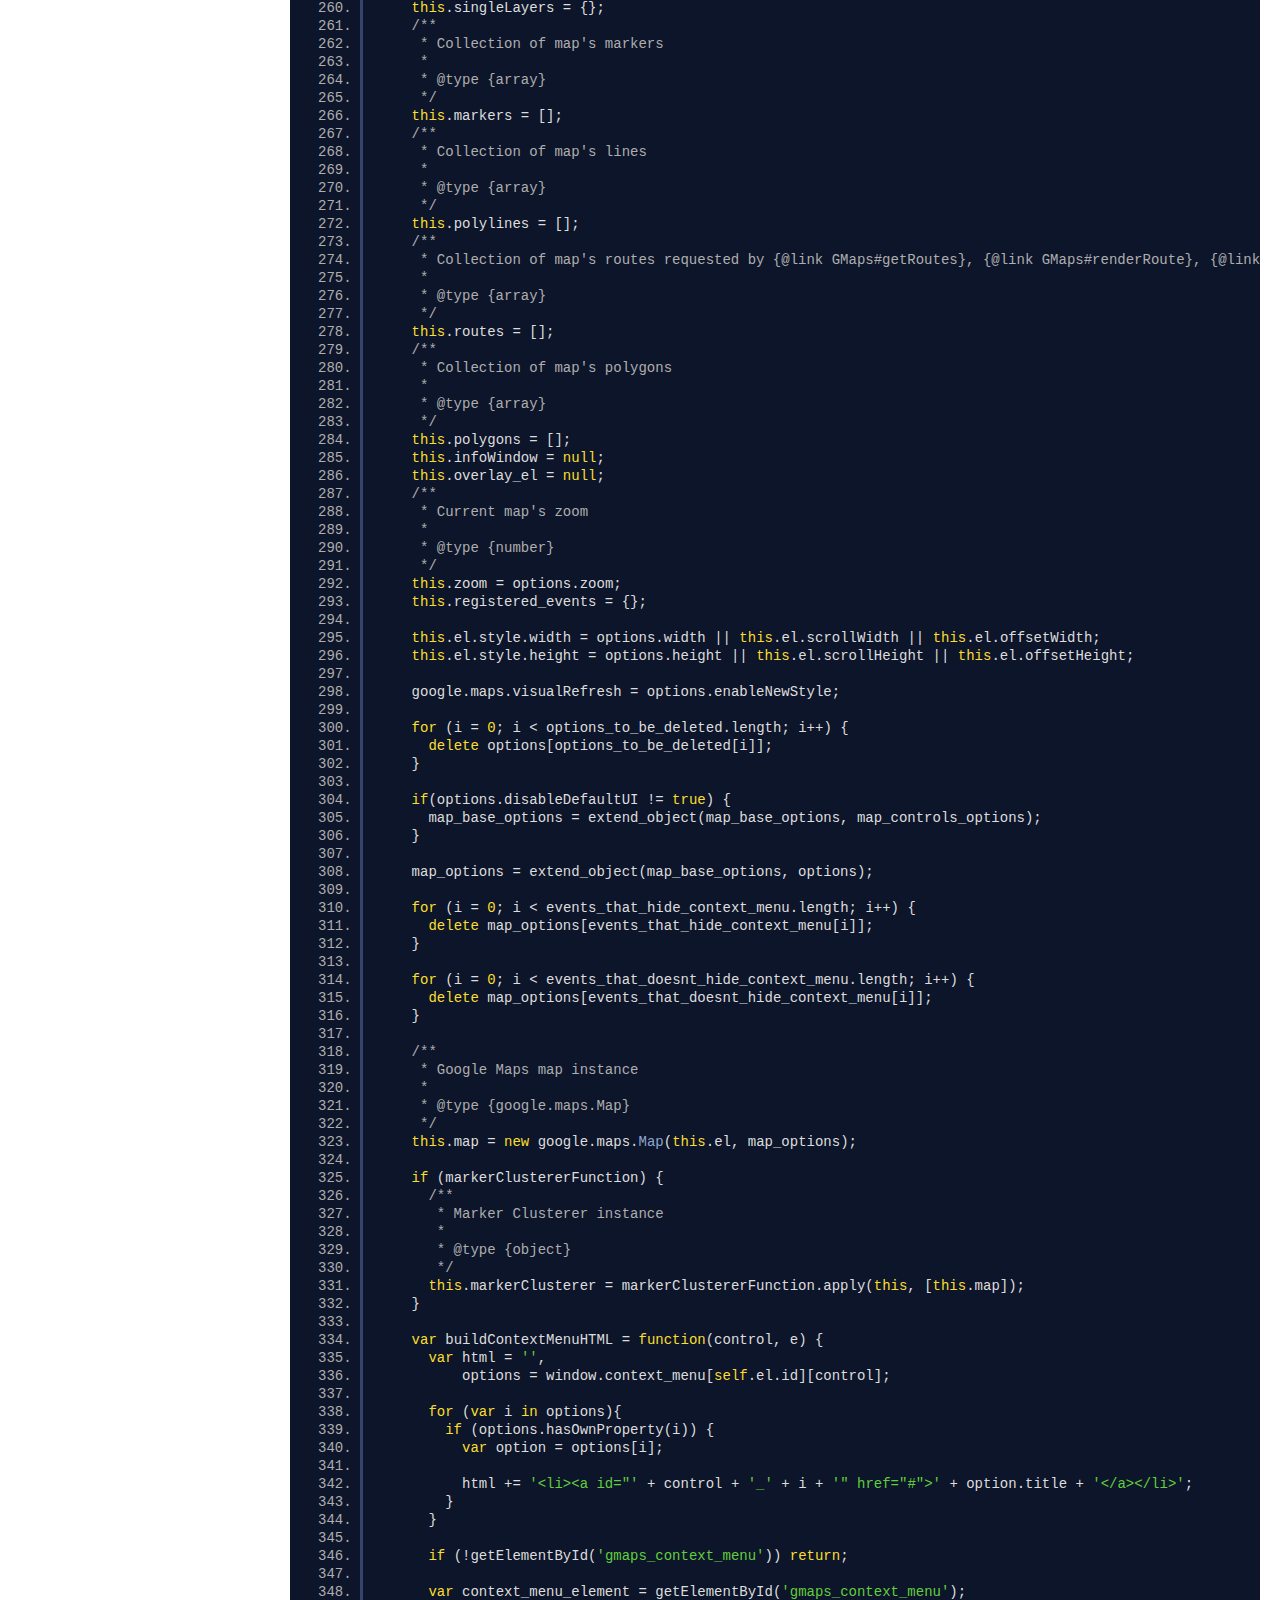
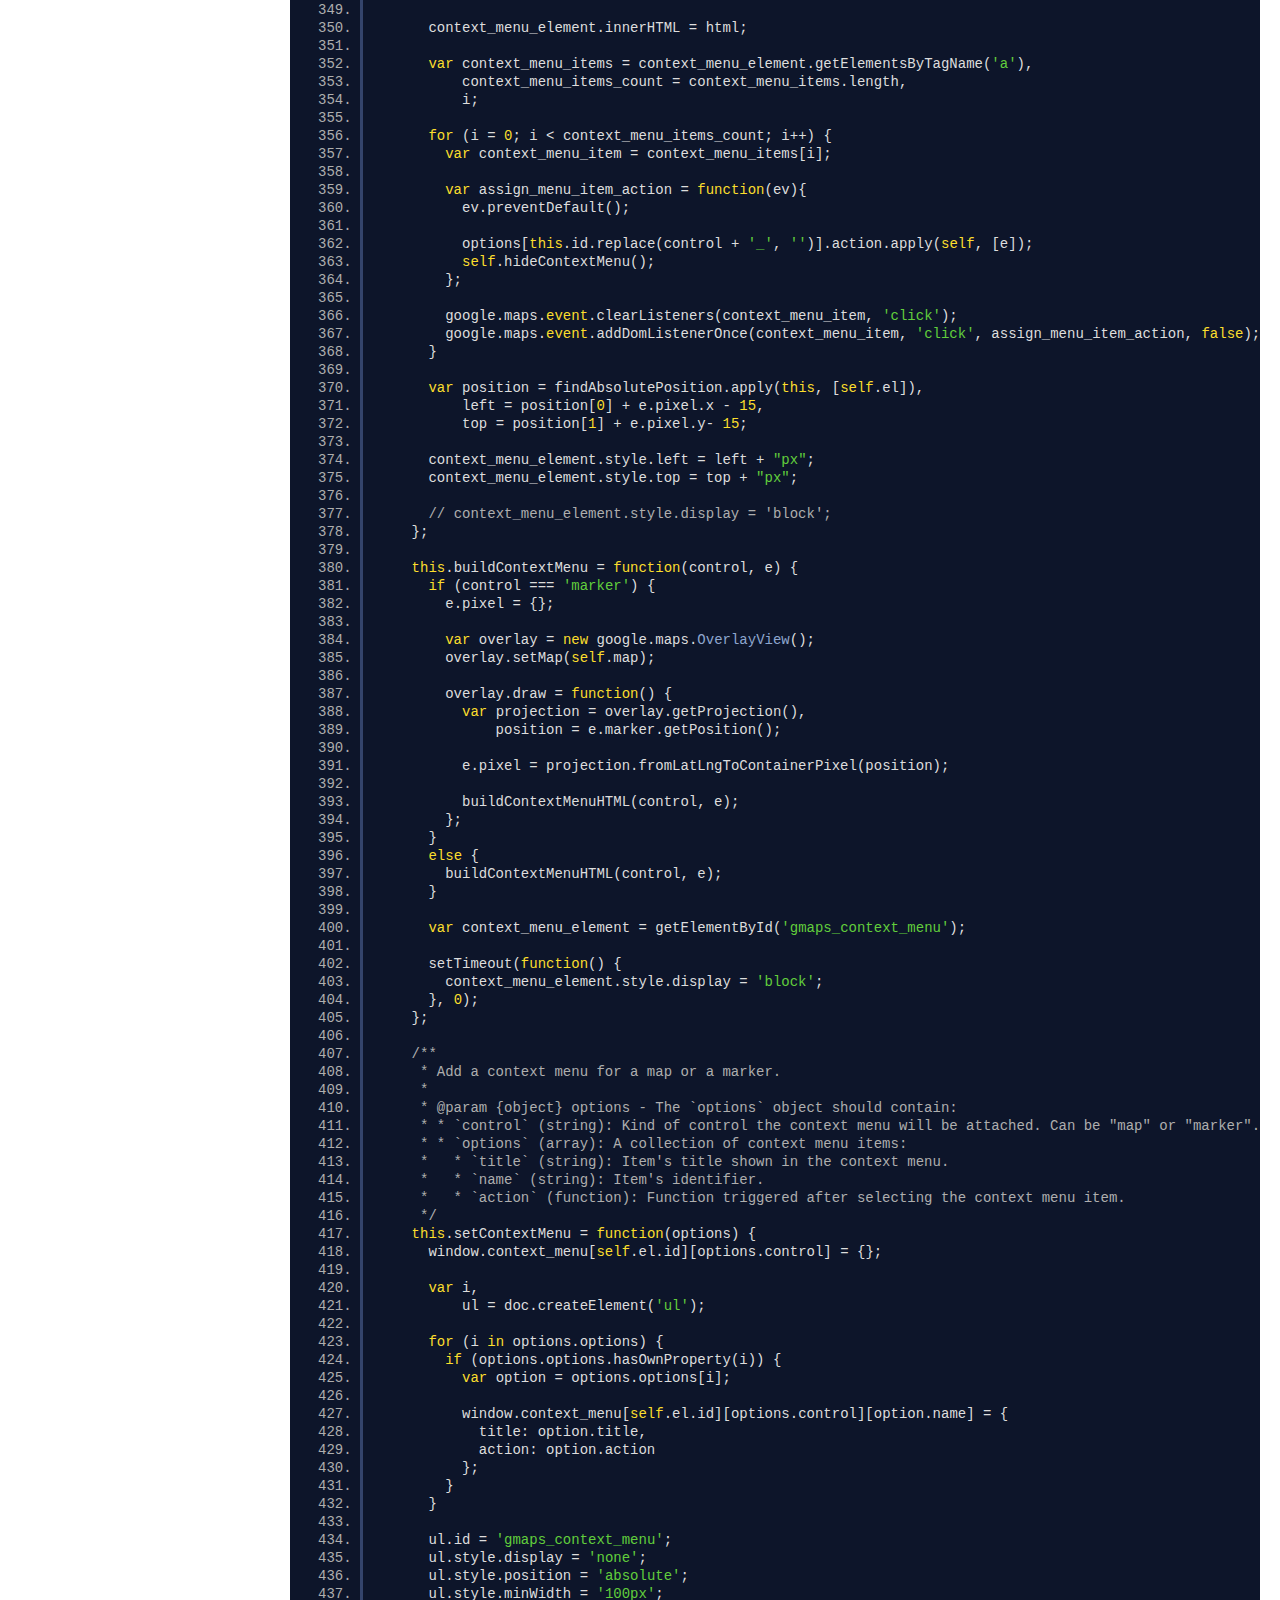
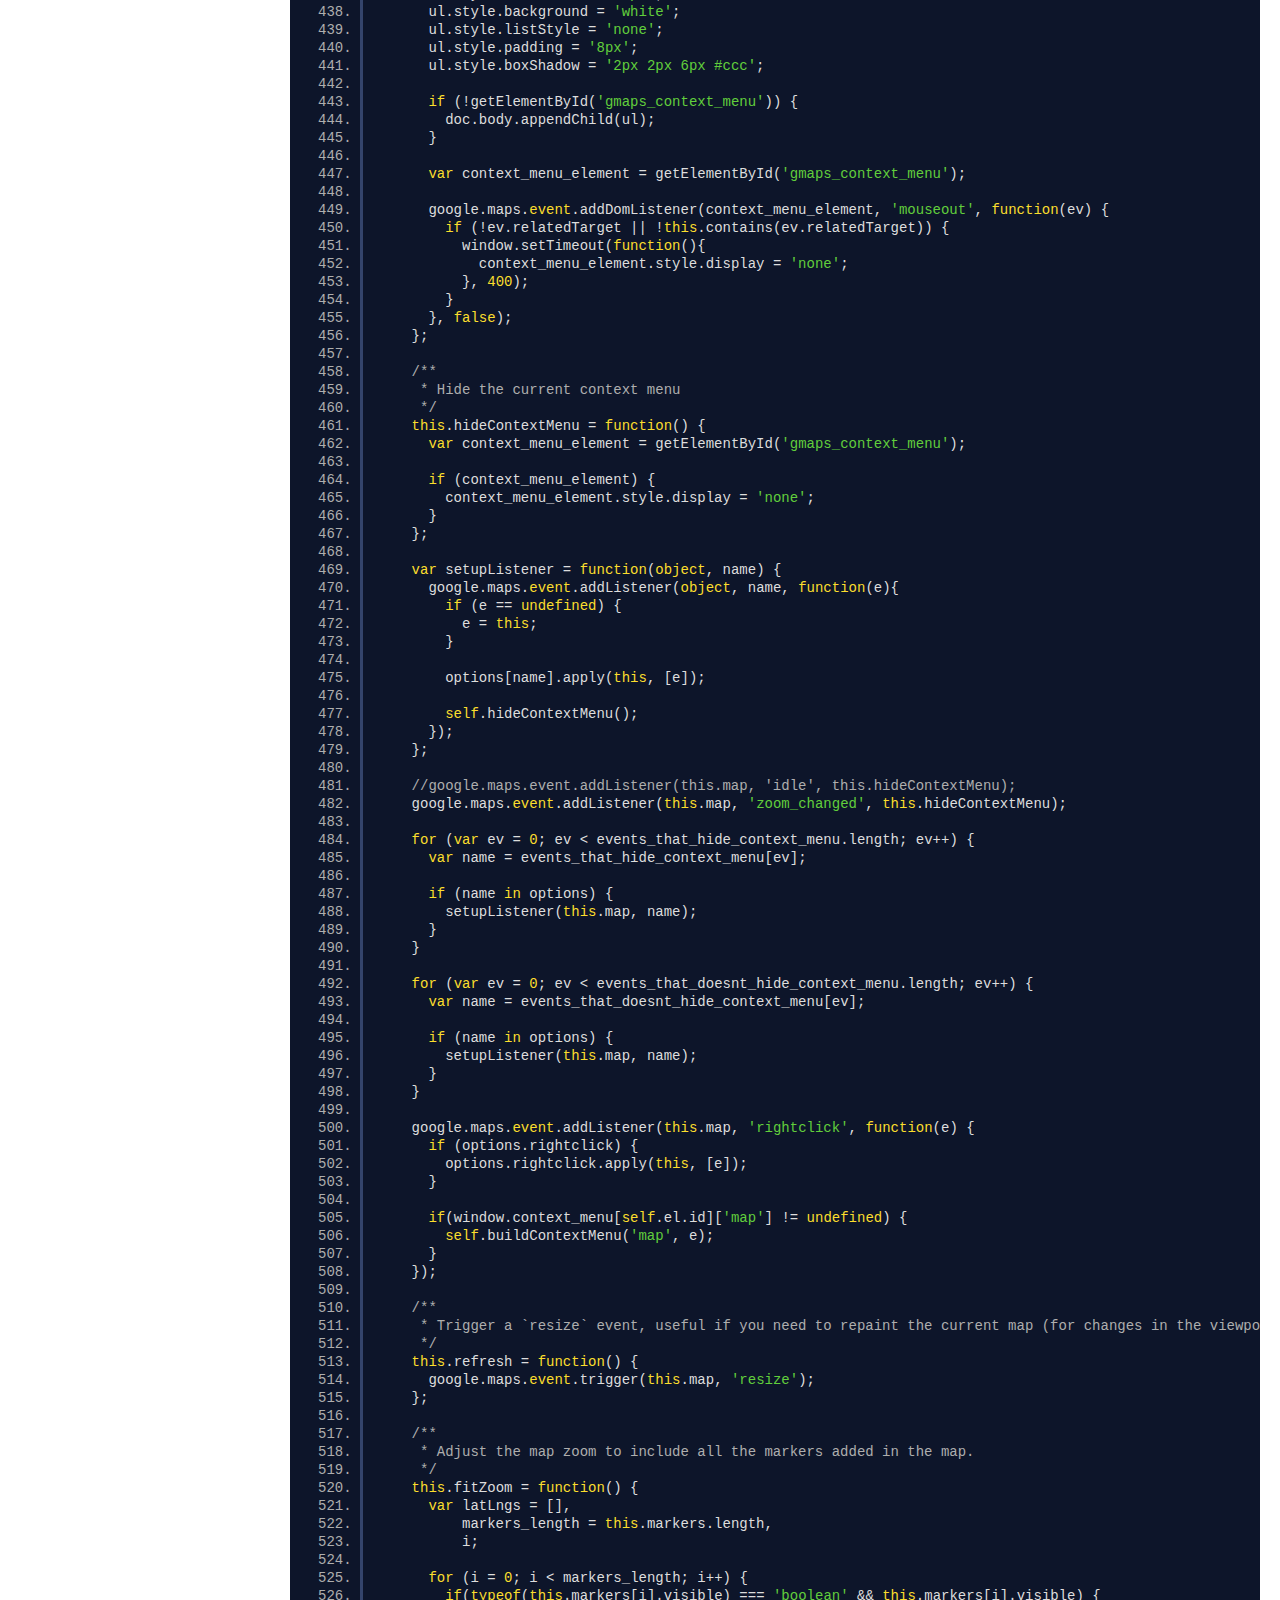
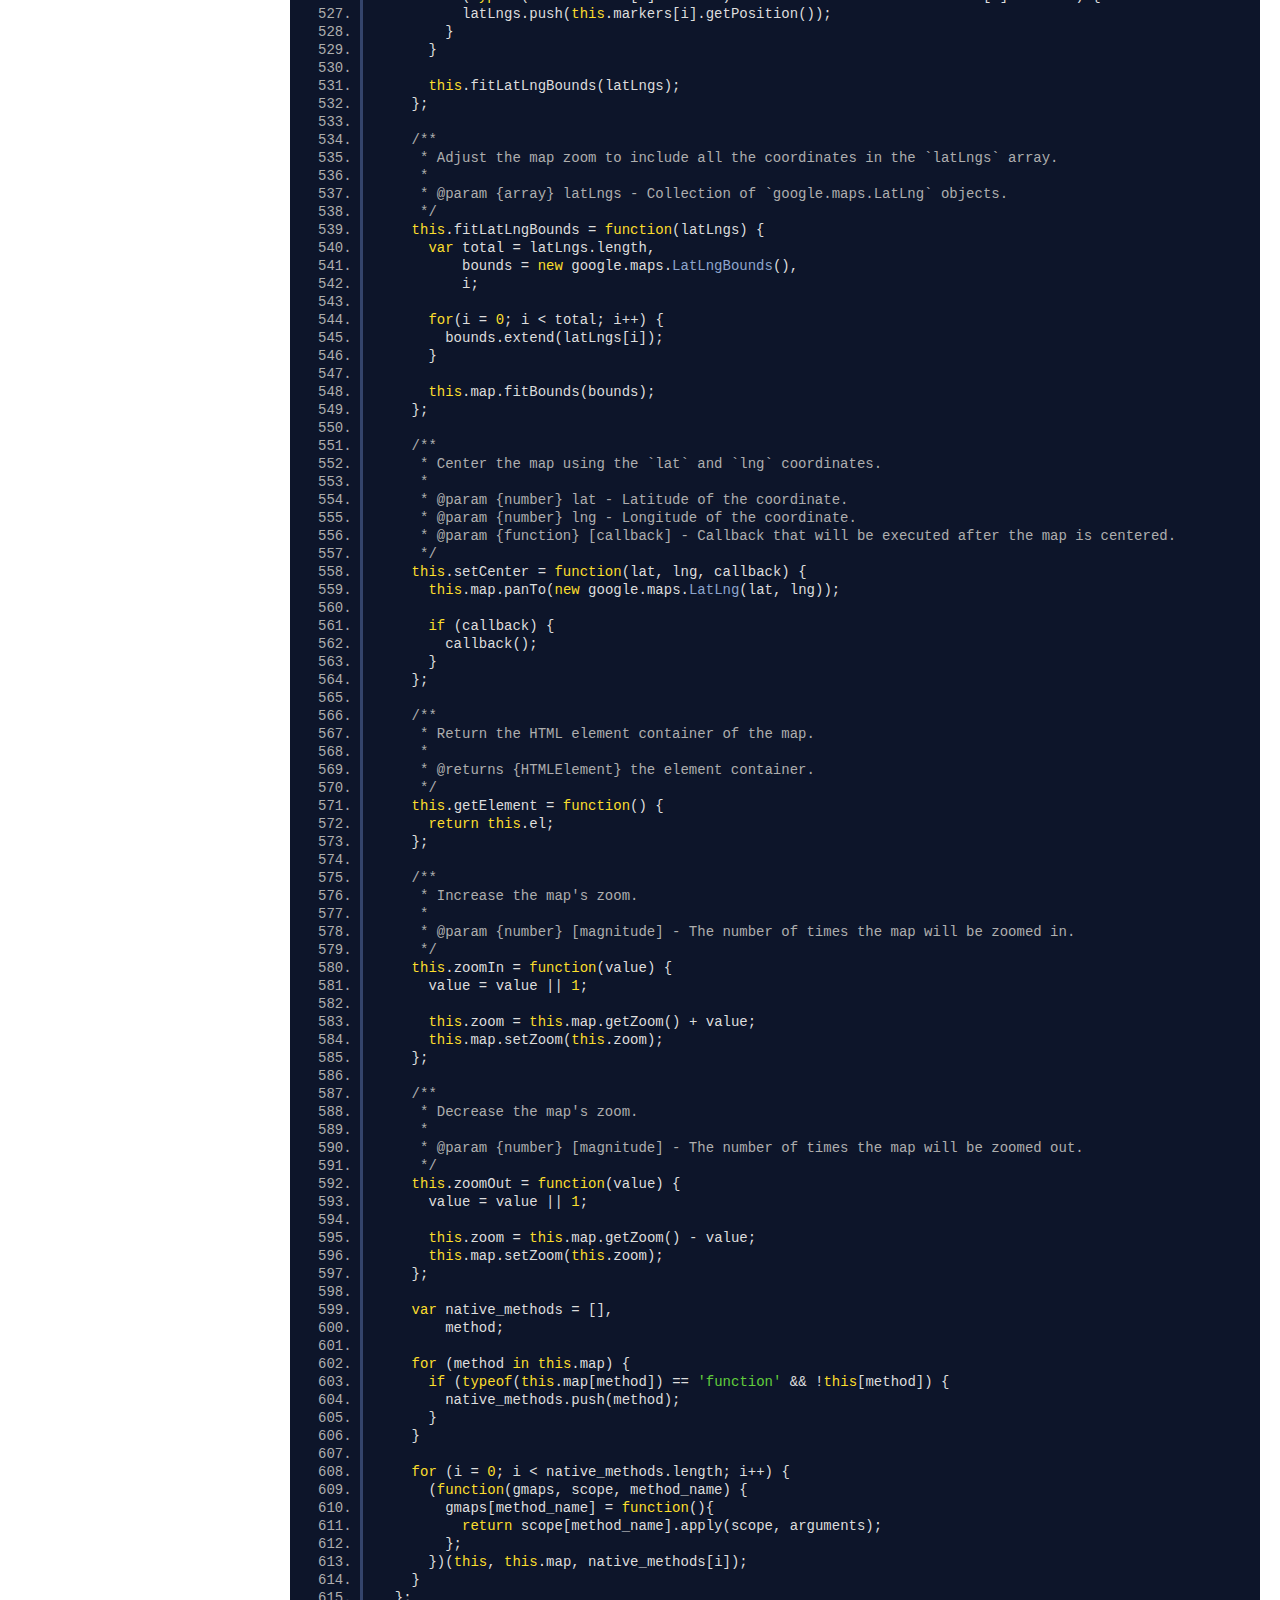
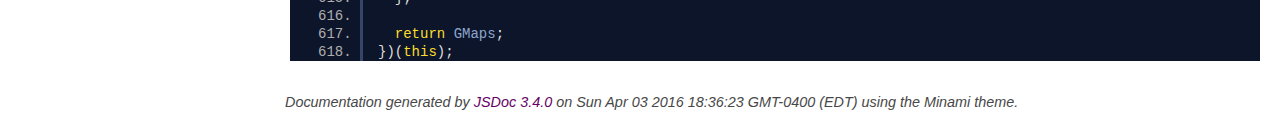
<file: bower_components/gmaps/docs/gmaps.core.js.html>
<!DOCTYPE html>
<html lang="en">
<head>
    <meta charset="utf-8">
    <title>gmaps.core.js - Documentation</title>

    <script src="scripts/prettify/prettify.js"></script>
    <script src="scripts/prettify/lang-css.js"></script>
    <!--[if lt IE 9]>
      <script src="//html5shiv.googlecode.com/svn/trunk/html5.js"></script>
    <![endif]-->
    <link type="text/css" rel="stylesheet" href="https://code.ionicframework.com/ionicons/2.0.1/css/ionicons.min.css">
    <link type="text/css" rel="stylesheet" href="styles/prettify.css">
    <link type="text/css" rel="stylesheet" href="styles/jsdoc.css">
</head>
<body>

<input type="checkbox" id="nav-trigger" class="nav-trigger" />
<label for="nav-trigger" class="navicon-button x">
  <div class="navicon"></div>
</label>

<label for="nav-trigger" class="overlay"></label>

<nav>
    <h2><a href="index.html">Home</a></h2><h3>Classes</h3><ul><li><a href="GMaps.html">GMaps</a><ul class='methods'><li data-type='method'><a href="GMaps.html#addControl">addControl</a></li><li data-type='method'><a href="GMaps.html#fitLatLngBounds">fitLatLngBounds</a></li><li data-type='method'><a href="GMaps.html#fitZoom">fitZoom</a></li><li data-type='method'><a href="GMaps.html#getElement">getElement</a></li><li data-type='method'><a href="GMaps.html#hideContextMenu">hideContextMenu</a></li><li data-type='method'><a href="GMaps.html#refresh">refresh</a></li><li data-type='method'><a href="GMaps.html#removeControl">removeControl</a></li><li data-type='method'><a href="GMaps.html#setCenter">setCenter</a></li><li data-type='method'><a href="GMaps.html#setContextMenu">setContextMenu</a></li><li data-type='method'><a href="GMaps.html#zoomIn">zoomIn</a></li><li data-type='method'><a href="GMaps.html#zoomOut">zoomOut</a></li></ul></li></ul>
</nav>

<div id="main">
    
    <h1 class="page-title">gmaps.core.js</h1>
    

    



    
    <section>
        <article>
            <pre class="prettyprint source linenums"><code>var extend_object = function(obj, new_obj) {
  var name;

  if (obj === new_obj) {
    return obj;
  }

  for (name in new_obj) {
    if (new_obj[name] !== undefined) {
      obj[name] = new_obj[name];
    }
  }

  return obj;
};

var replace_object = function(obj, replace) {
  var name;

  if (obj === replace) {
    return obj;
  }

  for (name in replace) {
    if (obj[name] != undefined) {
      obj[name] = replace[name];
    }
  }

  return obj;
};

var array_map = function(array, callback) {
  var original_callback_params = Array.prototype.slice.call(arguments, 2),
      array_return = [],
      array_length = array.length,
      i;

  if (Array.prototype.map &amp;&amp; array.map === Array.prototype.map) {
    array_return = Array.prototype.map.call(array, function(item) {
      var callback_params = original_callback_params.slice(0);
      callback_params.splice(0, 0, item);

      return callback.apply(this, callback_params);
    });
  }
  else {
    for (i = 0; i &lt; array_length; i++) {
      callback_params = original_callback_params;
      callback_params.splice(0, 0, array[i]);
      array_return.push(callback.apply(this, callback_params));
    }
  }

  return array_return;
};

var array_flat = function(array) {
  var new_array = [],
      i;

  for (i = 0; i &lt; array.length; i++) {
    new_array = new_array.concat(array[i]);
  }

  return new_array;
};

var coordsToLatLngs = function(coords, useGeoJSON) {
  var first_coord = coords[0],
      second_coord = coords[1];

  if (useGeoJSON) {
    first_coord = coords[1];
    second_coord = coords[0];
  }

  return new google.maps.LatLng(first_coord, second_coord);
};

var arrayToLatLng = function(coords, useGeoJSON) {
  var i;

  for (i = 0; i &lt; coords.length; i++) {
    if (!(coords[i] instanceof google.maps.LatLng)) {
      if (coords[i].length > 0 &amp;&amp; typeof(coords[i][0]) === "object") {
        coords[i] = arrayToLatLng(coords[i], useGeoJSON);
      }
      else {
        coords[i] = coordsToLatLngs(coords[i], useGeoJSON);
      }
    }
  }

  return coords;
};

var getElementsByClassName = function (class_name, context) {
    var element,
        _class = class_name.replace('.', '');

    if ('jQuery' in this &amp;&amp; context) {
        element = $("." + _class, context)[0];
    } else {
        element = document.getElementsByClassName(_class)[0];
    }
    return element;

};

var getElementById = function(id, context) {
  var element,
  id = id.replace('#', '');

  if ('jQuery' in window &amp;&amp; context) {
    element = $('#' + id, context)[0];
  } else {
    element = document.getElementById(id);
  };

  return element;
};

var findAbsolutePosition = function(obj)  {
  var curleft = 0,
      curtop = 0;

  if (obj.offsetParent) {
    do {
      curleft += obj.offsetLeft;
      curtop += obj.offsetTop;
    } while (obj = obj.offsetParent);
  }

  return [curleft, curtop];
};

var GMaps = (function(global) {
  "use strict";

  var doc = document;
  /**
   * Creates a new GMaps instance, including a Google Maps map.
   * @class GMaps
   * @constructs
   * @param {object} options - `options` accepts all the [MapOptions](https://developers.google.com/maps/documentation/javascript/reference#MapOptions) and [events](https://developers.google.com/maps/documentation/javascript/reference#Map) listed in the Google Maps API. Also accepts:
   * * `lat` (number): Latitude of the map's center
   * * `lng` (number): Longitude of the map's center
   * * `el` (string or HTMLElement): container where the map will be rendered
   * * `markerClusterer` (function): A function to create a marker cluster. You can use MarkerClusterer or MarkerClustererPlus.
   */
  var GMaps = function(options) {

    if (!(typeof window.google === 'object' &amp;&amp; window.google.maps)) {
      if (typeof window.console === 'object' &amp;&amp; window.console.error) {
        console.error('Google Maps API is required. Please register the following JavaScript library https://maps.googleapis.com/maps/api/js.');
      }

      return function() {};
    }

    if (!this) return new GMaps(options);

    options.zoom = options.zoom || 15;
    options.mapType = options.mapType || 'roadmap';

    var valueOrDefault = function(value, defaultValue) {
      return value === undefined ? defaultValue : value;
    };

    var self = this,
        i,
        events_that_hide_context_menu = [
          'bounds_changed', 'center_changed', 'click', 'dblclick', 'drag',
          'dragend', 'dragstart', 'idle', 'maptypeid_changed', 'projection_changed',
          'resize', 'tilesloaded', 'zoom_changed'
        ],
        events_that_doesnt_hide_context_menu = ['mousemove', 'mouseout', 'mouseover'],
        options_to_be_deleted = ['el', 'lat', 'lng', 'mapType', 'width', 'height', 'markerClusterer', 'enableNewStyle'],
        identifier = options.el || options.div,
        markerClustererFunction = options.markerClusterer,
        mapType = google.maps.MapTypeId[options.mapType.toUpperCase()],
        map_center = new google.maps.LatLng(options.lat, options.lng),
        zoomControl = valueOrDefault(options.zoomControl, true),
        zoomControlOpt = options.zoomControlOpt || {
          style: 'DEFAULT',
          position: 'TOP_LEFT'
        },
        zoomControlStyle = zoomControlOpt.style || 'DEFAULT',
        zoomControlPosition = zoomControlOpt.position || 'TOP_LEFT',
        panControl = valueOrDefault(options.panControl, true),
        mapTypeControl = valueOrDefault(options.mapTypeControl, true),
        scaleControl = valueOrDefault(options.scaleControl, true),
        streetViewControl = valueOrDefault(options.streetViewControl, true),
        overviewMapControl = valueOrDefault(overviewMapControl, true),
        map_options = {},
        map_base_options = {
          zoom: this.zoom,
          center: map_center,
          mapTypeId: mapType
        },
        map_controls_options = {
          panControl: panControl,
          zoomControl: zoomControl,
          zoomControlOptions: {
            style: google.maps.ZoomControlStyle[zoomControlStyle],
            position: google.maps.ControlPosition[zoomControlPosition]
          },
          mapTypeControl: mapTypeControl,
          scaleControl: scaleControl,
          streetViewControl: streetViewControl,
          overviewMapControl: overviewMapControl
        };

      if (typeof(options.el) === 'string' || typeof(options.div) === 'string') {
        if (identifier.indexOf("#") > -1) {
            /**
             * Container element
             *
             * @type {HTMLElement}
             */
            this.el = getElementById(identifier, options.context);
        } else {
            this.el = getElementsByClassName.apply(this, [identifier, options.context]);
        }
      } else {
          this.el = identifier;
      }

    if (typeof(this.el) === 'undefined' || this.el === null) {
      throw 'No element defined.';
    }

    window.context_menu = window.context_menu || {};
    window.context_menu[self.el.id] = {};

    /**
     * Collection of custom controls in the map UI
     *
     * @type {array}
     */
    this.controls = [];
    /**
     * Collection of map's overlays
     *
     * @type {array}
     */
    this.overlays = [];
    /**
     * Collection of KML/GeoRSS and FusionTable layers
     *
     * @type {array}
     */
    this.layers = [];
    /**
     * Collection of data layers (See {@link GMaps#addLayer})
     *
     * @type {object}
     */
    this.singleLayers = {};
    /**
     * Collection of map's markers
     *
     * @type {array}
     */
    this.markers = [];
    /**
     * Collection of map's lines
     *
     * @type {array}
     */
    this.polylines = [];
    /**
     * Collection of map's routes requested by {@link GMaps#getRoutes}, {@link GMaps#renderRoute}, {@link GMaps#drawRoute}, {@link GMaps#travelRoute} or {@link GMaps#drawSteppedRoute}
     *
     * @type {array}
     */
    this.routes = [];
    /**
     * Collection of map's polygons
     *
     * @type {array}
     */
    this.polygons = [];
    this.infoWindow = null;
    this.overlay_el = null;
    /**
     * Current map's zoom
     *
     * @type {number}
     */
    this.zoom = options.zoom;
    this.registered_events = {};

    this.el.style.width = options.width || this.el.scrollWidth || this.el.offsetWidth;
    this.el.style.height = options.height || this.el.scrollHeight || this.el.offsetHeight;

    google.maps.visualRefresh = options.enableNewStyle;

    for (i = 0; i &lt; options_to_be_deleted.length; i++) {
      delete options[options_to_be_deleted[i]];
    }

    if(options.disableDefaultUI != true) {
      map_base_options = extend_object(map_base_options, map_controls_options);
    }

    map_options = extend_object(map_base_options, options);

    for (i = 0; i &lt; events_that_hide_context_menu.length; i++) {
      delete map_options[events_that_hide_context_menu[i]];
    }

    for (i = 0; i &lt; events_that_doesnt_hide_context_menu.length; i++) {
      delete map_options[events_that_doesnt_hide_context_menu[i]];
    }

    /**
     * Google Maps map instance
     *
     * @type {google.maps.Map}
     */
    this.map = new google.maps.Map(this.el, map_options);

    if (markerClustererFunction) {
      /**
       * Marker Clusterer instance
       *
       * @type {object}
       */
      this.markerClusterer = markerClustererFunction.apply(this, [this.map]);
    }

    var buildContextMenuHTML = function(control, e) {
      var html = '',
          options = window.context_menu[self.el.id][control];

      for (var i in options){
        if (options.hasOwnProperty(i)) {
          var option = options[i];

          html += '&lt;li>&lt;a id="' + control + '_' + i + '" href="#">' + option.title + '&lt;/a>&lt;/li>';
        }
      }

      if (!getElementById('gmaps_context_menu')) return;

      var context_menu_element = getElementById('gmaps_context_menu');

      context_menu_element.innerHTML = html;

      var context_menu_items = context_menu_element.getElementsByTagName('a'),
          context_menu_items_count = context_menu_items.length,
          i;

      for (i = 0; i &lt; context_menu_items_count; i++) {
        var context_menu_item = context_menu_items[i];

        var assign_menu_item_action = function(ev){
          ev.preventDefault();

          options[this.id.replace(control + '_', '')].action.apply(self, [e]);
          self.hideContextMenu();
        };

        google.maps.event.clearListeners(context_menu_item, 'click');
        google.maps.event.addDomListenerOnce(context_menu_item, 'click', assign_menu_item_action, false);
      }

      var position = findAbsolutePosition.apply(this, [self.el]),
          left = position[0] + e.pixel.x - 15,
          top = position[1] + e.pixel.y- 15;

      context_menu_element.style.left = left + "px";
      context_menu_element.style.top = top + "px";

      // context_menu_element.style.display = 'block';
    };

    this.buildContextMenu = function(control, e) {
      if (control === 'marker') {
        e.pixel = {};

        var overlay = new google.maps.OverlayView();
        overlay.setMap(self.map);

        overlay.draw = function() {
          var projection = overlay.getProjection(),
              position = e.marker.getPosition();

          e.pixel = projection.fromLatLngToContainerPixel(position);

          buildContextMenuHTML(control, e);
        };
      }
      else {
        buildContextMenuHTML(control, e);
      }

      var context_menu_element = getElementById('gmaps_context_menu');

      setTimeout(function() {
        context_menu_element.style.display = 'block';
      }, 0);
    };

    /**
     * Add a context menu for a map or a marker.
     *
     * @param {object} options - The `options` object should contain:
     * * `control` (string): Kind of control the context menu will be attached. Can be "map" or "marker".
     * * `options` (array): A collection of context menu items:
     *   * `title` (string): Item's title shown in the context menu.
     *   * `name` (string): Item's identifier.
     *   * `action` (function): Function triggered after selecting the context menu item.
     */
    this.setContextMenu = function(options) {
      window.context_menu[self.el.id][options.control] = {};

      var i,
          ul = doc.createElement('ul');

      for (i in options.options) {
        if (options.options.hasOwnProperty(i)) {
          var option = options.options[i];

          window.context_menu[self.el.id][options.control][option.name] = {
            title: option.title,
            action: option.action
          };
        }
      }

      ul.id = 'gmaps_context_menu';
      ul.style.display = 'none';
      ul.style.position = 'absolute';
      ul.style.minWidth = '100px';
      ul.style.background = 'white';
      ul.style.listStyle = 'none';
      ul.style.padding = '8px';
      ul.style.boxShadow = '2px 2px 6px #ccc';

      if (!getElementById('gmaps_context_menu')) {
        doc.body.appendChild(ul);
      }

      var context_menu_element = getElementById('gmaps_context_menu');

      google.maps.event.addDomListener(context_menu_element, 'mouseout', function(ev) {
        if (!ev.relatedTarget || !this.contains(ev.relatedTarget)) {
          window.setTimeout(function(){
            context_menu_element.style.display = 'none';
          }, 400);
        }
      }, false);
    };

    /**
     * Hide the current context menu
     */
    this.hideContextMenu = function() {
      var context_menu_element = getElementById('gmaps_context_menu');

      if (context_menu_element) {
        context_menu_element.style.display = 'none';
      }
    };

    var setupListener = function(object, name) {
      google.maps.event.addListener(object, name, function(e){
        if (e == undefined) {
          e = this;
        }

        options[name].apply(this, [e]);

        self.hideContextMenu();
      });
    };

    //google.maps.event.addListener(this.map, 'idle', this.hideContextMenu);
    google.maps.event.addListener(this.map, 'zoom_changed', this.hideContextMenu);

    for (var ev = 0; ev &lt; events_that_hide_context_menu.length; ev++) {
      var name = events_that_hide_context_menu[ev];

      if (name in options) {
        setupListener(this.map, name);
      }
    }

    for (var ev = 0; ev &lt; events_that_doesnt_hide_context_menu.length; ev++) {
      var name = events_that_doesnt_hide_context_menu[ev];

      if (name in options) {
        setupListener(this.map, name);
      }
    }

    google.maps.event.addListener(this.map, 'rightclick', function(e) {
      if (options.rightclick) {
        options.rightclick.apply(this, [e]);
      }

      if(window.context_menu[self.el.id]['map'] != undefined) {
        self.buildContextMenu('map', e);
      }
    });

    /**
     * Trigger a `resize` event, useful if you need to repaint the current map (for changes in the viewport or display / hide actions).
     */
    this.refresh = function() {
      google.maps.event.trigger(this.map, 'resize');
    };

    /**
     * Adjust the map zoom to include all the markers added in the map.
     */
    this.fitZoom = function() {
      var latLngs = [],
          markers_length = this.markers.length,
          i;

      for (i = 0; i &lt; markers_length; i++) {
        if(typeof(this.markers[i].visible) === 'boolean' &amp;&amp; this.markers[i].visible) {
          latLngs.push(this.markers[i].getPosition());
        }
      }

      this.fitLatLngBounds(latLngs);
    };

    /**
     * Adjust the map zoom to include all the coordinates in the `latLngs` array.
     *
     * @param {array} latLngs - Collection of `google.maps.LatLng` objects.
     */
    this.fitLatLngBounds = function(latLngs) {
      var total = latLngs.length,
          bounds = new google.maps.LatLngBounds(),
          i;

      for(i = 0; i &lt; total; i++) {
        bounds.extend(latLngs[i]);
      }

      this.map.fitBounds(bounds);
    };

    /**
     * Center the map using the `lat` and `lng` coordinates.
     *
     * @param {number} lat - Latitude of the coordinate.
     * @param {number} lng - Longitude of the coordinate.
     * @param {function} [callback] - Callback that will be executed after the map is centered.
     */
    this.setCenter = function(lat, lng, callback) {
      this.map.panTo(new google.maps.LatLng(lat, lng));

      if (callback) {
        callback();
      }
    };

    /**
     * Return the HTML element container of the map.
     *
     * @returns {HTMLElement} the element container.
     */
    this.getElement = function() {
      return this.el;
    };

    /**
     * Increase the map's zoom.
     *
     * @param {number} [magnitude] - The number of times the map will be zoomed in.
     */
    this.zoomIn = function(value) {
      value = value || 1;

      this.zoom = this.map.getZoom() + value;
      this.map.setZoom(this.zoom);
    };

    /**
     * Decrease the map's zoom.
     *
     * @param {number} [magnitude] - The number of times the map will be zoomed out.
     */
    this.zoomOut = function(value) {
      value = value || 1;

      this.zoom = this.map.getZoom() - value;
      this.map.setZoom(this.zoom);
    };

    var native_methods = [],
        method;

    for (method in this.map) {
      if (typeof(this.map[method]) == 'function' &amp;&amp; !this[method]) {
        native_methods.push(method);
      }
    }

    for (i = 0; i &lt; native_methods.length; i++) {
      (function(gmaps, scope, method_name) {
        gmaps[method_name] = function(){
          return scope[method_name].apply(scope, arguments);
        };
      })(this, this.map, native_methods[i]);
    }
  };

  return GMaps;
})(this);
</code></pre>
        </article>
    </section>




</div>

<br class="clear">

<footer>
    Documentation generated by <a href="https://github.com/jsdoc3/jsdoc">JSDoc 3.4.0</a> on Sun Apr 03 2016 18:36:23 GMT-0400 (EDT) using the Minami theme.
</footer>

<script>prettyPrint();</script>
<script src="scripts/linenumber.js"></script>
</body>
</html>
</file>
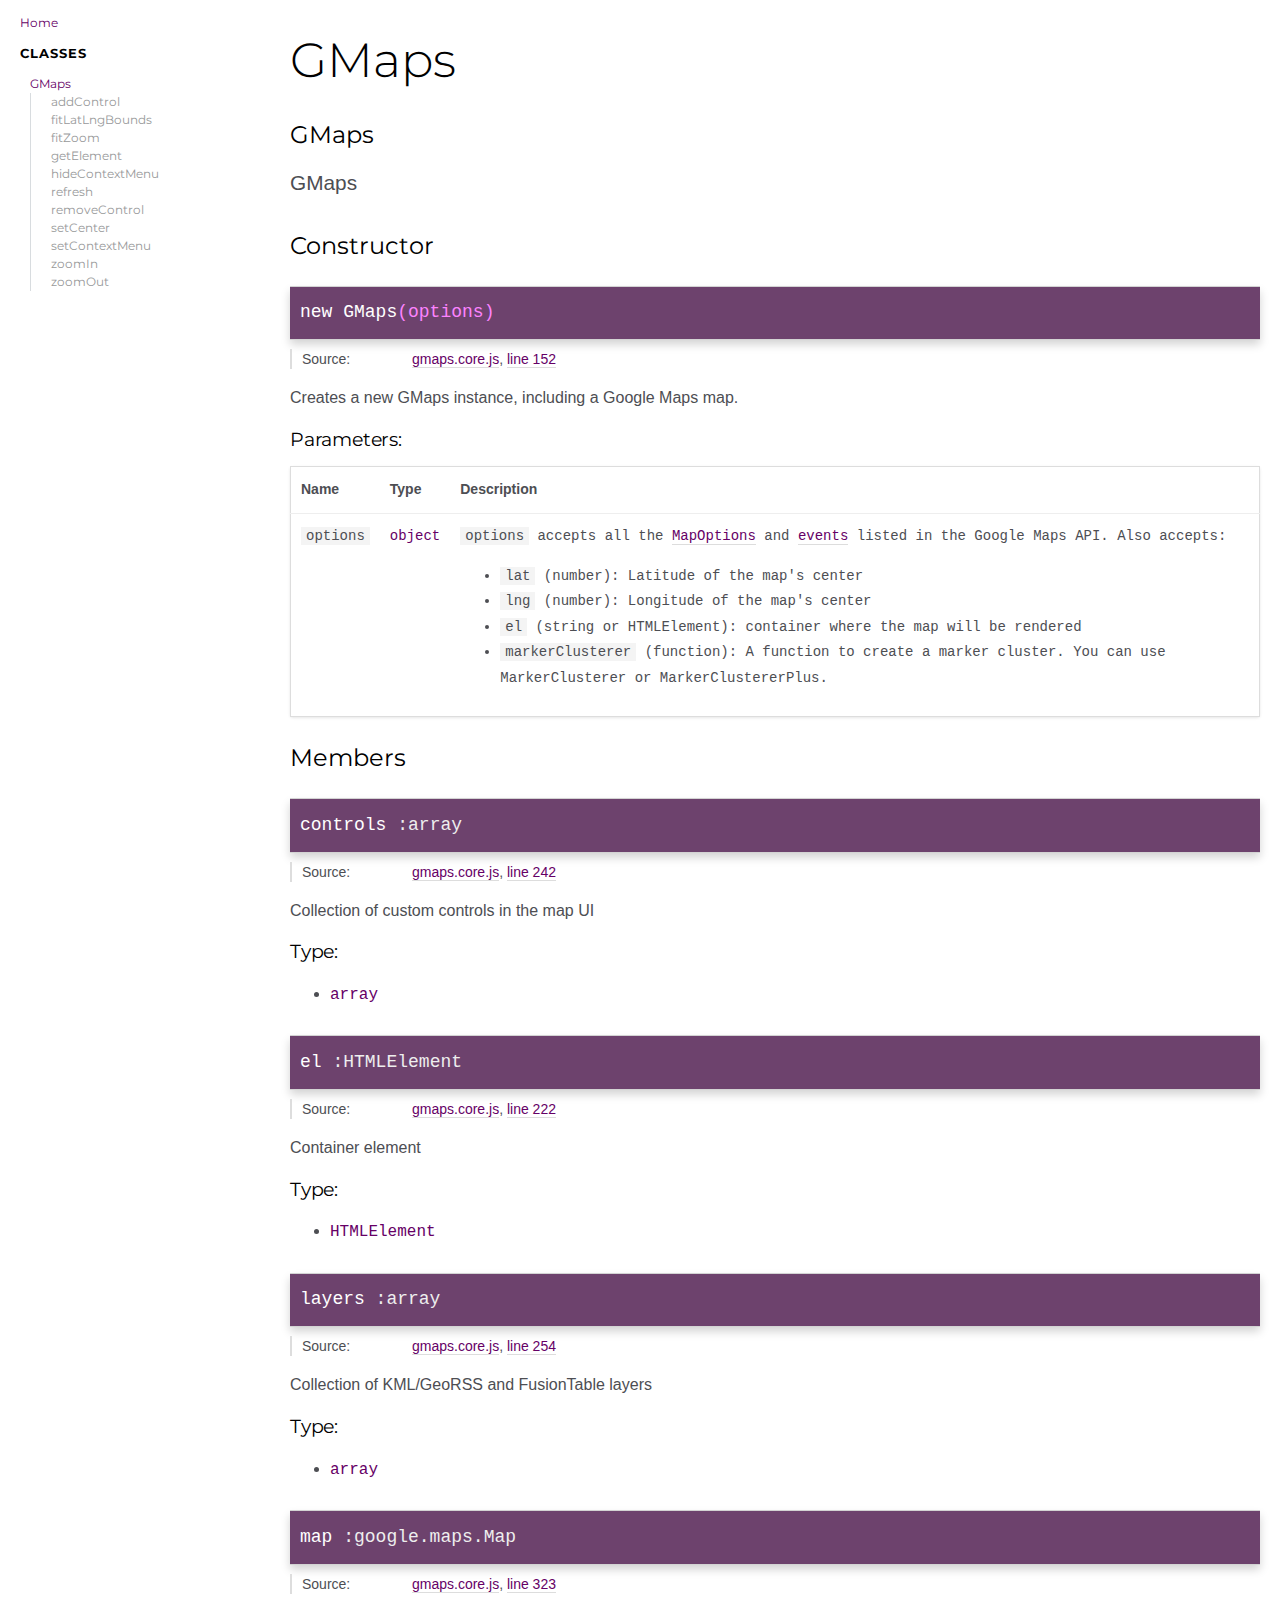
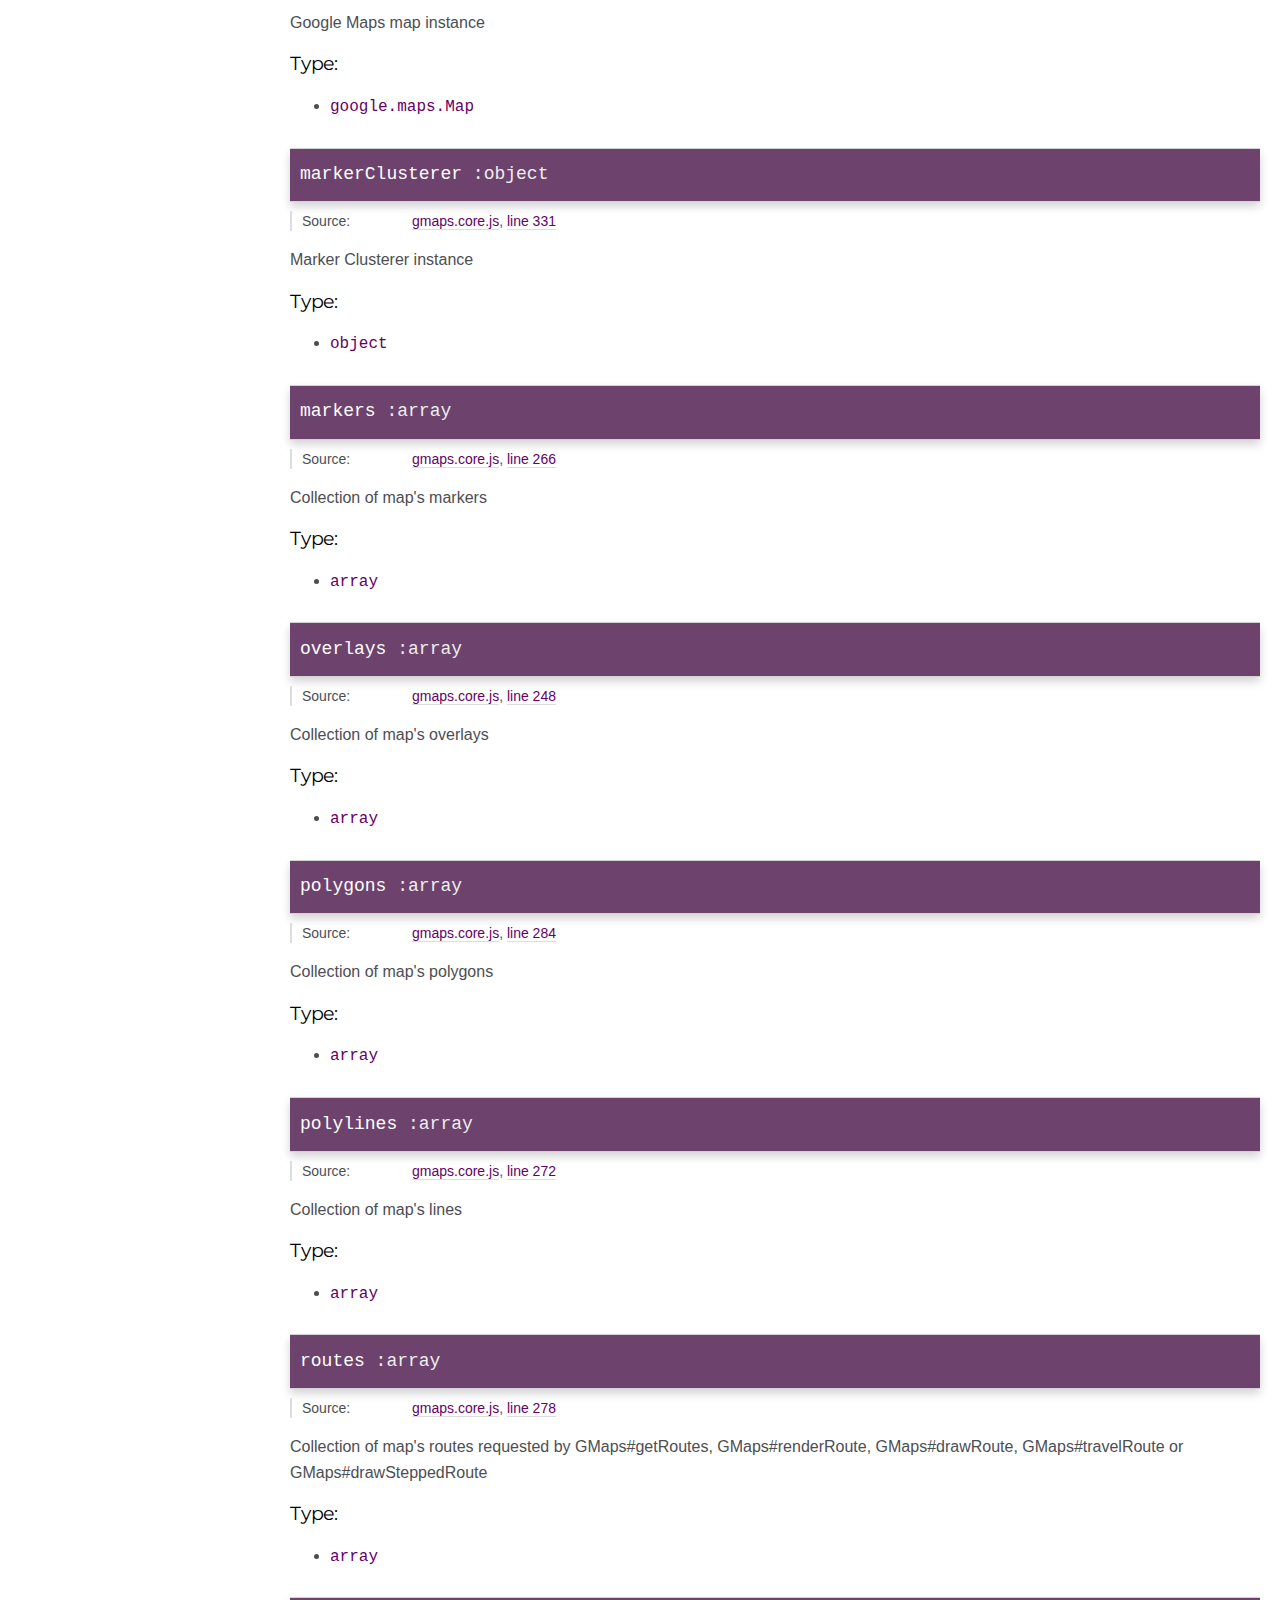
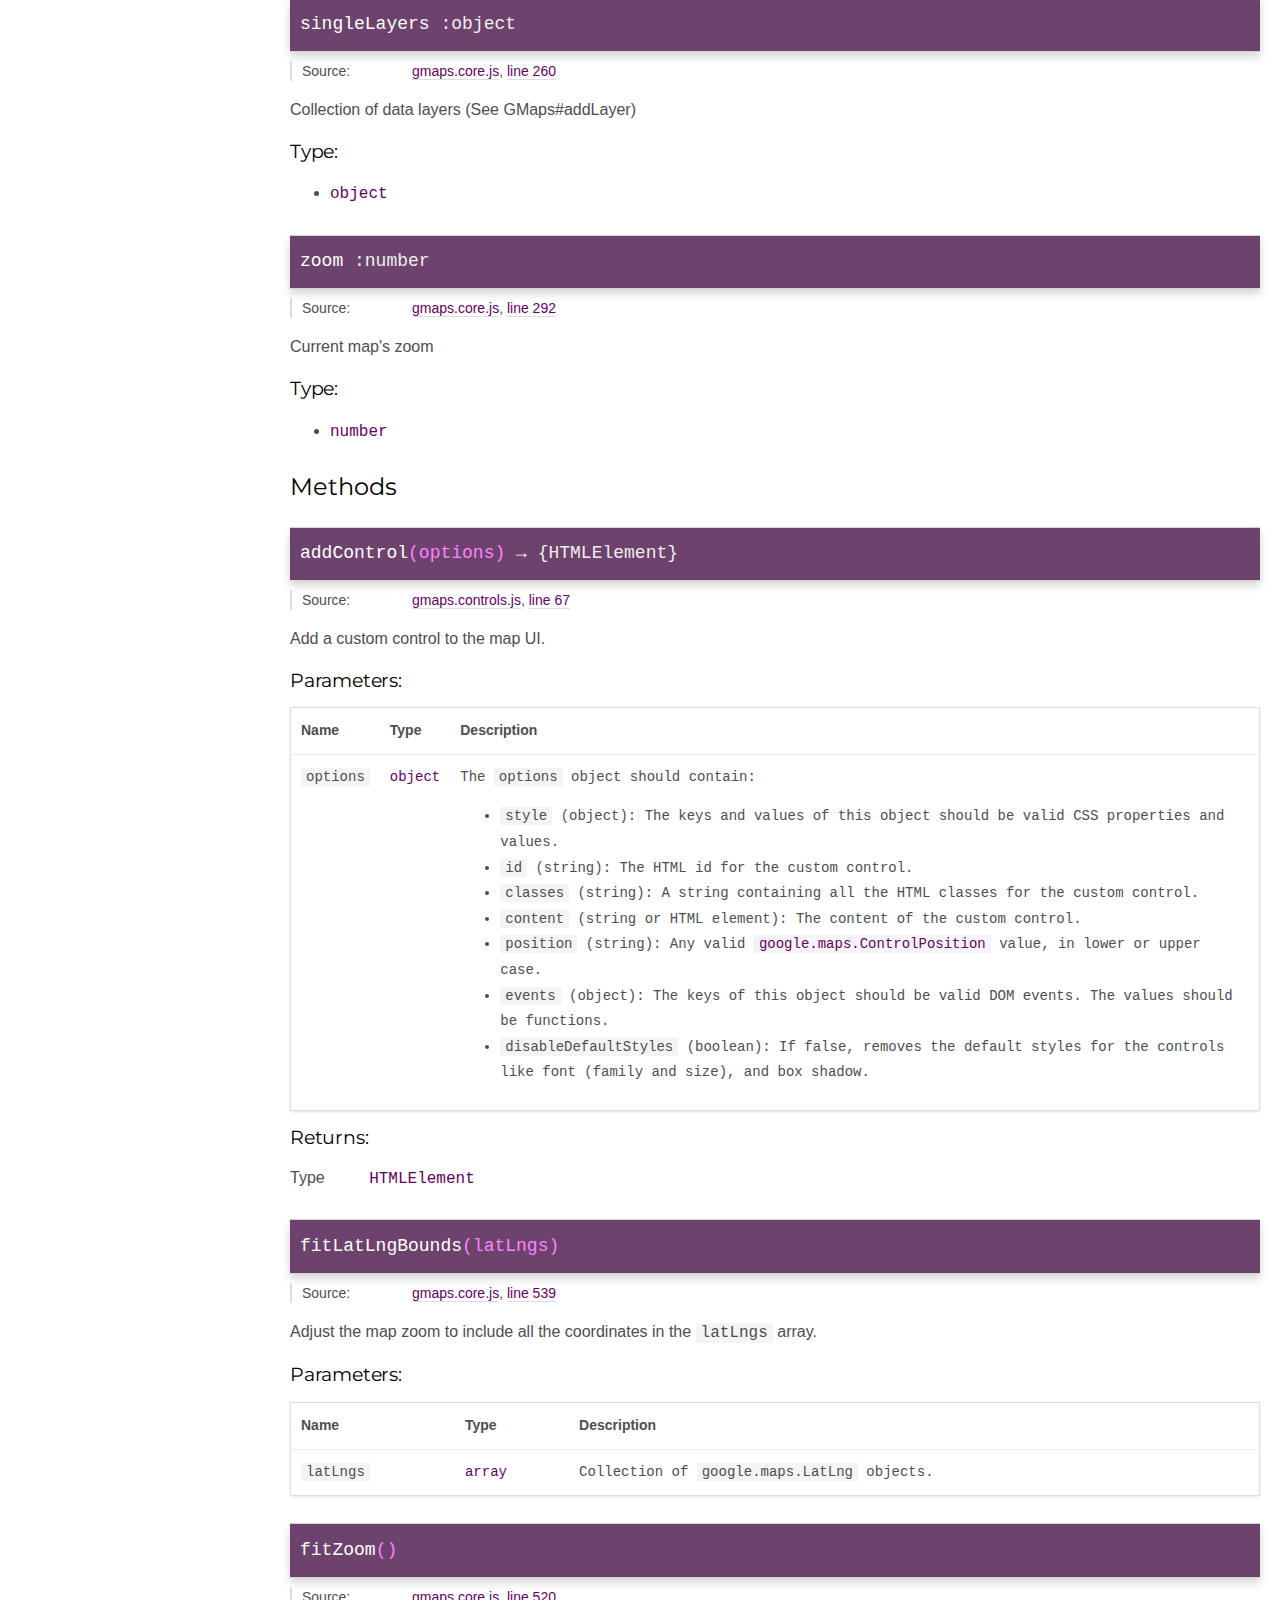
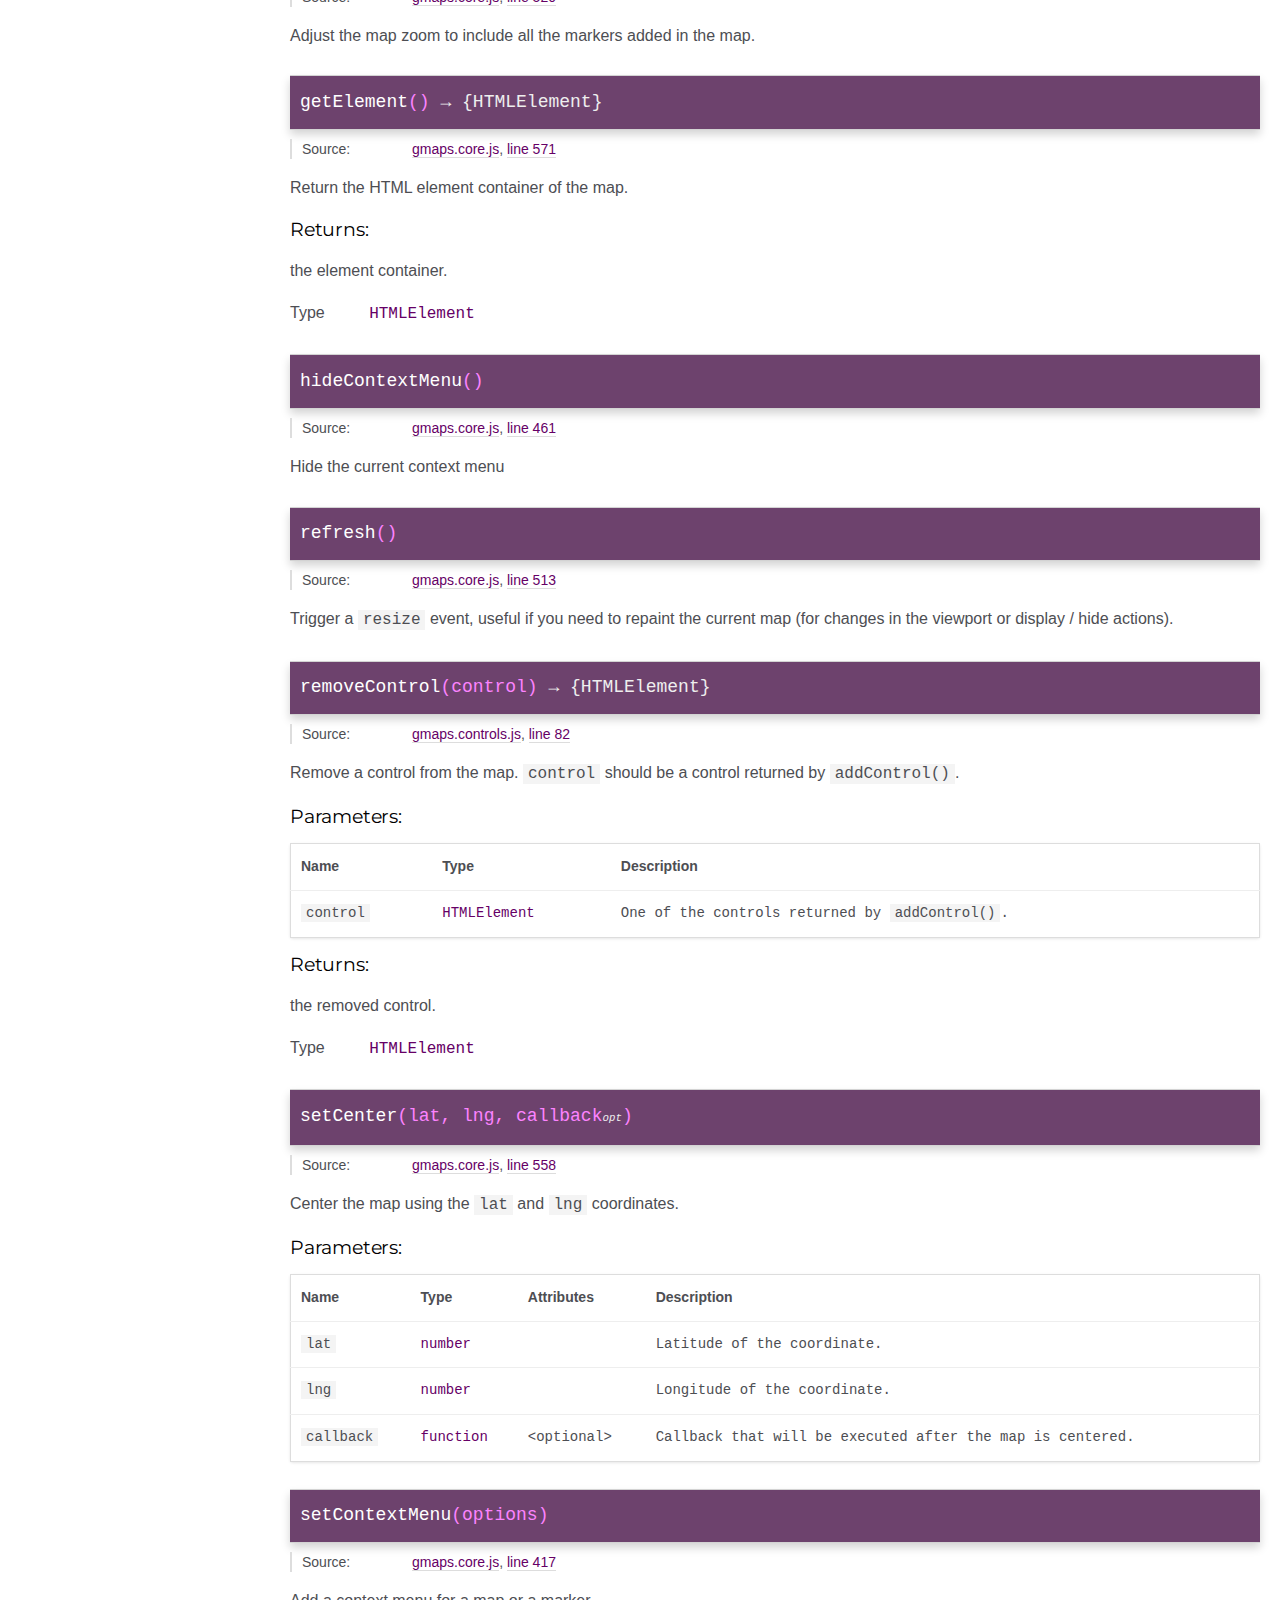
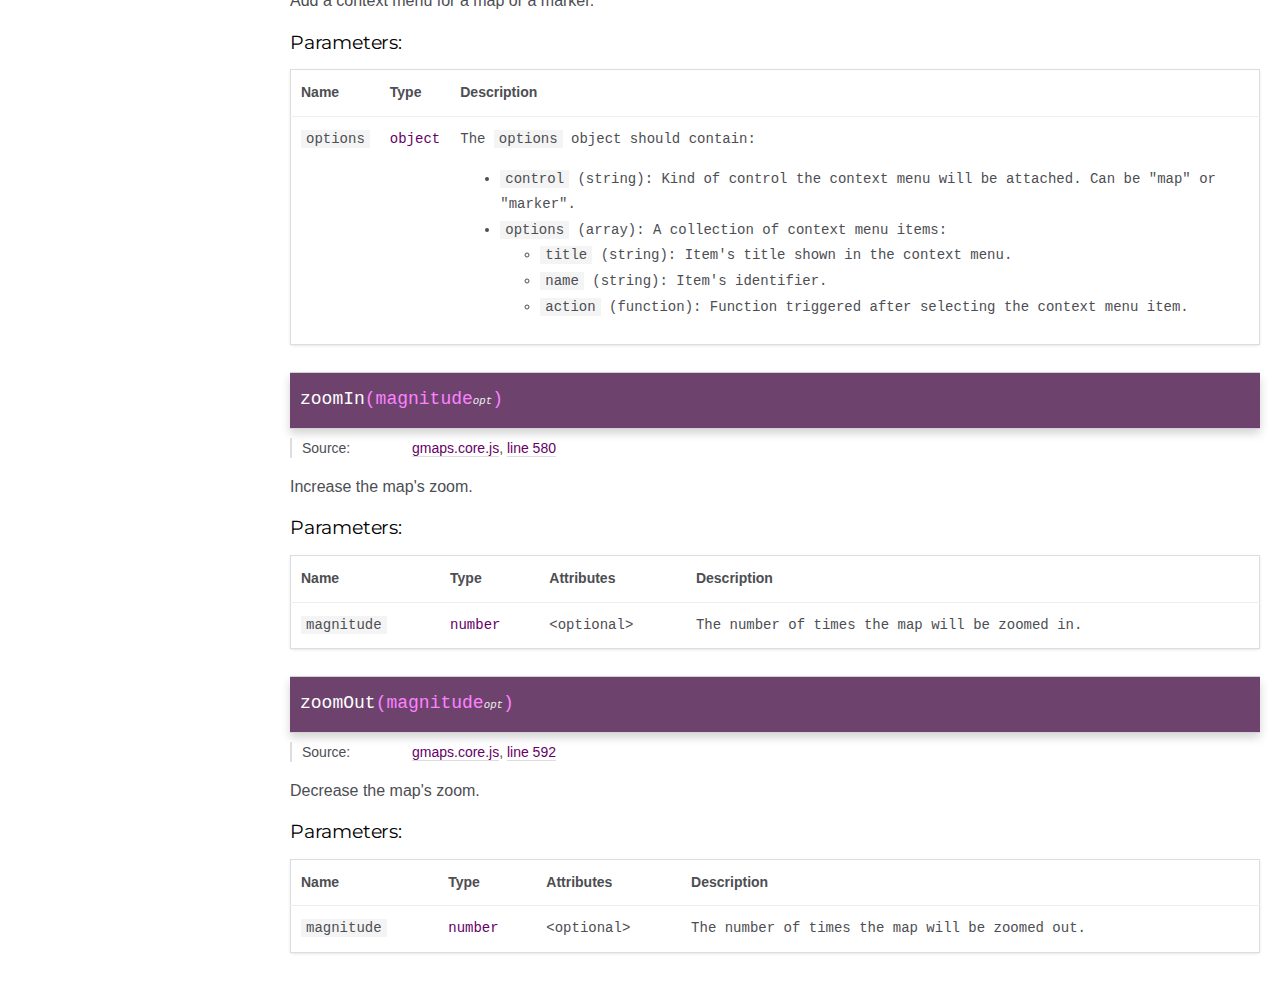
<file: bower_components/gmaps/docs/GMaps.html>
<!DOCTYPE html>
<html lang="en">
<head>
    <meta charset="utf-8">
    <title>GMaps - Documentation</title>

    <script src="scripts/prettify/prettify.js"></script>
    <script src="scripts/prettify/lang-css.js"></script>
    <!--[if lt IE 9]>
      <script src="//html5shiv.googlecode.com/svn/trunk/html5.js"></script>
    <![endif]-->
    <link type="text/css" rel="stylesheet" href="https://code.ionicframework.com/ionicons/2.0.1/css/ionicons.min.css">
    <link type="text/css" rel="stylesheet" href="styles/prettify.css">
    <link type="text/css" rel="stylesheet" href="styles/jsdoc.css">
</head>
<body>

<input type="checkbox" id="nav-trigger" class="nav-trigger" />
<label for="nav-trigger" class="navicon-button x">
  <div class="navicon"></div>
</label>

<label for="nav-trigger" class="overlay"></label>

<nav>
    <h2><a href="index.html">Home</a></h2><h3>Classes</h3><ul><li><a href="GMaps.html">GMaps</a><ul class='methods'><li data-type='method'><a href="GMaps.html#addControl">addControl</a></li><li data-type='method'><a href="GMaps.html#fitLatLngBounds">fitLatLngBounds</a></li><li data-type='method'><a href="GMaps.html#fitZoom">fitZoom</a></li><li data-type='method'><a href="GMaps.html#getElement">getElement</a></li><li data-type='method'><a href="GMaps.html#hideContextMenu">hideContextMenu</a></li><li data-type='method'><a href="GMaps.html#refresh">refresh</a></li><li data-type='method'><a href="GMaps.html#removeControl">removeControl</a></li><li data-type='method'><a href="GMaps.html#setCenter">setCenter</a></li><li data-type='method'><a href="GMaps.html#setContextMenu">setContextMenu</a></li><li data-type='method'><a href="GMaps.html#zoomIn">zoomIn</a></li><li data-type='method'><a href="GMaps.html#zoomOut">zoomOut</a></li></ul></li></ul>
</nav>

<div id="main">
    
    <h1 class="page-title">GMaps</h1>
    

    




<section>

<header>
    
        <h2>
        GMaps
        </h2>
        
            <div class="class-description"><p>GMaps</p></div>
        
    
</header>

<article>
    <div class="container-overview">
    
        

    
    <h2>Constructor</h2>
    

    <h4 class="name" id="GMaps"><span class="type-signature"></span>new GMaps<span class="signature">(options)</span><span class="type-signature"></span></h4>

    




<dl class="details">

    
    <dt class="tag-source">Source:</dt>
    <dd class="tag-source"><ul class="dummy"><li>
        <a href="gmaps.core.js.html">gmaps.core.js</a>, <a href="gmaps.core.js.html#line152">line 152</a>
    </li></ul></dd>
    

    

    

    

    

    

    

    

    

    

    

    

    

    

    

    
</dl>





<div class="description">
    <p>Creates a new GMaps instance, including a Google Maps map.</p>
</div>











    <h5>Parameters:</h5>
    

<table class="params">
    <thead>
    <tr>
        
        <th>Name</th>
        

        <th>Type</th>

        

        

        <th class="last">Description</th>
    </tr>
    </thead>

    <tbody>
    

        <tr>
            
                <td class="name"><code>options</code></td>
            

            <td class="type">
            
                
<span class="param-type">object</span>


            
            </td>

            

            

            <td class="description last"><p><code>options</code> accepts all the <a href="https://developers.google.com/maps/documentation/javascript/reference#MapOptions">MapOptions</a> and <a href="https://developers.google.com/maps/documentation/javascript/reference#Map">events</a> listed in the Google Maps API. Also accepts:</p>
<ul>
<li><code>lat</code> (number): Latitude of the map's center</li>
<li><code>lng</code> (number): Longitude of the map's center</li>
<li><code>el</code> (string or HTMLElement): container where the map will be rendered</li>
<li><code>markerClusterer</code> (function): A function to create a marker cluster. You can use MarkerClusterer or MarkerClustererPlus.</li>
</ul></td>
        </tr>

    
    </tbody>
</table>
















    
    </div>

    

    

    

     

    

    
        <h3 class="subsection-title">Members</h3>

        
            
<h4 class="name" id="controls"><span class="type-signature"></span>controls<span class="type-signature"> :array</span></h4>





<dl class="details">

    
    <dt class="tag-source">Source:</dt>
    <dd class="tag-source"><ul class="dummy"><li>
        <a href="gmaps.core.js.html">gmaps.core.js</a>, <a href="gmaps.core.js.html#line242">line 242</a>
    </li></ul></dd>
    

    

    

    

    

    

    

    

    

    

    

    

    

    

    

    
</dl>





<div class="description">
    <p>Collection of custom controls in the map UI</p>
</div>



    <h5>Type:</h5>
    <ul>
        <li>
            
<span class="param-type">array</span>


        </li>
    </ul>






        
            
<h4 class="name" id="el"><span class="type-signature"></span>el<span class="type-signature"> :HTMLElement</span></h4>





<dl class="details">

    
    <dt class="tag-source">Source:</dt>
    <dd class="tag-source"><ul class="dummy"><li>
        <a href="gmaps.core.js.html">gmaps.core.js</a>, <a href="gmaps.core.js.html#line222">line 222</a>
    </li></ul></dd>
    

    

    

    

    

    

    

    

    

    

    

    

    

    

    

    
</dl>





<div class="description">
    <p>Container element</p>
</div>



    <h5>Type:</h5>
    <ul>
        <li>
            
<span class="param-type">HTMLElement</span>


        </li>
    </ul>






        
            
<h4 class="name" id="layers"><span class="type-signature"></span>layers<span class="type-signature"> :array</span></h4>





<dl class="details">

    
    <dt class="tag-source">Source:</dt>
    <dd class="tag-source"><ul class="dummy"><li>
        <a href="gmaps.core.js.html">gmaps.core.js</a>, <a href="gmaps.core.js.html#line254">line 254</a>
    </li></ul></dd>
    

    

    

    

    

    

    

    

    

    

    

    

    

    

    

    
</dl>





<div class="description">
    <p>Collection of KML/GeoRSS and FusionTable layers</p>
</div>



    <h5>Type:</h5>
    <ul>
        <li>
            
<span class="param-type">array</span>


        </li>
    </ul>






        
            
<h4 class="name" id="map"><span class="type-signature"></span>map<span class="type-signature"> :google.maps.Map</span></h4>





<dl class="details">

    
    <dt class="tag-source">Source:</dt>
    <dd class="tag-source"><ul class="dummy"><li>
        <a href="gmaps.core.js.html">gmaps.core.js</a>, <a href="gmaps.core.js.html#line323">line 323</a>
    </li></ul></dd>
    

    

    

    

    

    

    

    

    

    

    

    

    

    

    

    
</dl>





<div class="description">
    <p>Google Maps map instance</p>
</div>



    <h5>Type:</h5>
    <ul>
        <li>
            
<span class="param-type">google.maps.Map</span>


        </li>
    </ul>






        
            
<h4 class="name" id="markerClusterer"><span class="type-signature"></span>markerClusterer<span class="type-signature"> :object</span></h4>





<dl class="details">

    
    <dt class="tag-source">Source:</dt>
    <dd class="tag-source"><ul class="dummy"><li>
        <a href="gmaps.core.js.html">gmaps.core.js</a>, <a href="gmaps.core.js.html#line331">line 331</a>
    </li></ul></dd>
    

    

    

    

    

    

    

    

    

    

    

    

    

    

    

    
</dl>





<div class="description">
    <p>Marker Clusterer instance</p>
</div>



    <h5>Type:</h5>
    <ul>
        <li>
            
<span class="param-type">object</span>


        </li>
    </ul>






        
            
<h4 class="name" id="markers"><span class="type-signature"></span>markers<span class="type-signature"> :array</span></h4>





<dl class="details">

    
    <dt class="tag-source">Source:</dt>
    <dd class="tag-source"><ul class="dummy"><li>
        <a href="gmaps.core.js.html">gmaps.core.js</a>, <a href="gmaps.core.js.html#line266">line 266</a>
    </li></ul></dd>
    

    

    

    

    

    

    

    

    

    

    

    

    

    

    

    
</dl>





<div class="description">
    <p>Collection of map's markers</p>
</div>



    <h5>Type:</h5>
    <ul>
        <li>
            
<span class="param-type">array</span>


        </li>
    </ul>






        
            
<h4 class="name" id="overlays"><span class="type-signature"></span>overlays<span class="type-signature"> :array</span></h4>





<dl class="details">

    
    <dt class="tag-source">Source:</dt>
    <dd class="tag-source"><ul class="dummy"><li>
        <a href="gmaps.core.js.html">gmaps.core.js</a>, <a href="gmaps.core.js.html#line248">line 248</a>
    </li></ul></dd>
    

    

    

    

    

    

    

    

    

    

    

    

    

    

    

    
</dl>





<div class="description">
    <p>Collection of map's overlays</p>
</div>



    <h5>Type:</h5>
    <ul>
        <li>
            
<span class="param-type">array</span>


        </li>
    </ul>






        
            
<h4 class="name" id="polygons"><span class="type-signature"></span>polygons<span class="type-signature"> :array</span></h4>





<dl class="details">

    
    <dt class="tag-source">Source:</dt>
    <dd class="tag-source"><ul class="dummy"><li>
        <a href="gmaps.core.js.html">gmaps.core.js</a>, <a href="gmaps.core.js.html#line284">line 284</a>
    </li></ul></dd>
    

    

    

    

    

    

    

    

    

    

    

    

    

    

    

    
</dl>





<div class="description">
    <p>Collection of map's polygons</p>
</div>



    <h5>Type:</h5>
    <ul>
        <li>
            
<span class="param-type">array</span>


        </li>
    </ul>






        
            
<h4 class="name" id="polylines"><span class="type-signature"></span>polylines<span class="type-signature"> :array</span></h4>





<dl class="details">

    
    <dt class="tag-source">Source:</dt>
    <dd class="tag-source"><ul class="dummy"><li>
        <a href="gmaps.core.js.html">gmaps.core.js</a>, <a href="gmaps.core.js.html#line272">line 272</a>
    </li></ul></dd>
    

    

    

    

    

    

    

    

    

    

    

    

    

    

    

    
</dl>





<div class="description">
    <p>Collection of map's lines</p>
</div>



    <h5>Type:</h5>
    <ul>
        <li>
            
<span class="param-type">array</span>


        </li>
    </ul>






        
            
<h4 class="name" id="routes"><span class="type-signature"></span>routes<span class="type-signature"> :array</span></h4>





<dl class="details">

    
    <dt class="tag-source">Source:</dt>
    <dd class="tag-source"><ul class="dummy"><li>
        <a href="gmaps.core.js.html">gmaps.core.js</a>, <a href="gmaps.core.js.html#line278">line 278</a>
    </li></ul></dd>
    

    

    

    

    

    

    

    

    

    

    

    

    

    

    

    
</dl>





<div class="description">
    <p>Collection of map's routes requested by GMaps#getRoutes, GMaps#renderRoute, GMaps#drawRoute, GMaps#travelRoute or GMaps#drawSteppedRoute</p>
</div>



    <h5>Type:</h5>
    <ul>
        <li>
            
<span class="param-type">array</span>


        </li>
    </ul>






        
            
<h4 class="name" id="singleLayers"><span class="type-signature"></span>singleLayers<span class="type-signature"> :object</span></h4>





<dl class="details">

    
    <dt class="tag-source">Source:</dt>
    <dd class="tag-source"><ul class="dummy"><li>
        <a href="gmaps.core.js.html">gmaps.core.js</a>, <a href="gmaps.core.js.html#line260">line 260</a>
    </li></ul></dd>
    

    

    

    

    

    

    

    

    

    

    

    

    

    

    

    
</dl>





<div class="description">
    <p>Collection of data layers (See GMaps#addLayer)</p>
</div>



    <h5>Type:</h5>
    <ul>
        <li>
            
<span class="param-type">object</span>


        </li>
    </ul>






        
            
<h4 class="name" id="zoom"><span class="type-signature"></span>zoom<span class="type-signature"> :number</span></h4>





<dl class="details">

    
    <dt class="tag-source">Source:</dt>
    <dd class="tag-source"><ul class="dummy"><li>
        <a href="gmaps.core.js.html">gmaps.core.js</a>, <a href="gmaps.core.js.html#line292">line 292</a>
    </li></ul></dd>
    

    

    

    

    

    

    

    

    

    

    

    

    

    

    

    
</dl>





<div class="description">
    <p>Current map's zoom</p>
</div>



    <h5>Type:</h5>
    <ul>
        <li>
            
<span class="param-type">number</span>


        </li>
    </ul>






        
    

    
        <h3 class="subsection-title">Methods</h3>

        
            

    

    <h4 class="name" id="addControl"><span class="type-signature"></span>addControl<span class="signature">(options)</span><span class="type-signature"> &rarr; {HTMLElement}</span></h4>

    




<dl class="details">

    
    <dt class="tag-source">Source:</dt>
    <dd class="tag-source"><ul class="dummy"><li>
        <a href="gmaps.controls.js.html">gmaps.controls.js</a>, <a href="gmaps.controls.js.html#line67">line 67</a>
    </li></ul></dd>
    

    

    

    

    

    

    

    

    

    

    

    

    

    

    

    
</dl>





<div class="description">
    <p>Add a custom control to the map UI.</p>
</div>











    <h5>Parameters:</h5>
    

<table class="params">
    <thead>
    <tr>
        
        <th>Name</th>
        

        <th>Type</th>

        

        

        <th class="last">Description</th>
    </tr>
    </thead>

    <tbody>
    

        <tr>
            
                <td class="name"><code>options</code></td>
            

            <td class="type">
            
                
<span class="param-type">object</span>


            
            </td>

            

            

            <td class="description last"><p>The <code>options</code> object should contain:</p>
<ul>
<li><code>style</code> (object): The keys and values of this object should be valid CSS properties and values.</li>
<li><code>id</code> (string): The HTML id for the custom control.</li>
<li><code>classes</code> (string): A string containing all the HTML classes for the custom control.</li>
<li><code>content</code> (string or HTML element): The content of the custom control.</li>
<li><code>position</code> (string): Any valid <a href="https://developers.google.com/maps/documentation/javascript/controls#ControlPositioning"><code>google.maps.ControlPosition</code></a> value, in lower or upper case.</li>
<li><code>events</code> (object): The keys of this object should be valid DOM events. The values should be functions.</li>
<li><code>disableDefaultStyles</code> (boolean): If false, removes the default styles for the controls like font (family and size), and box shadow.</li>
</ul></td>
        </tr>

    
    </tbody>
</table>














<h5>Returns:</h5>

        


<dl class="param-type">
    <dt>
        Type
    </dt>
    <dd>
        
<span class="param-type">HTMLElement</span>


    </dd>
</dl>

    


        
            

    

    <h4 class="name" id="fitLatLngBounds"><span class="type-signature"></span>fitLatLngBounds<span class="signature">(latLngs)</span><span class="type-signature"></span></h4>

    




<dl class="details">

    
    <dt class="tag-source">Source:</dt>
    <dd class="tag-source"><ul class="dummy"><li>
        <a href="gmaps.core.js.html">gmaps.core.js</a>, <a href="gmaps.core.js.html#line539">line 539</a>
    </li></ul></dd>
    

    

    

    

    

    

    

    

    

    

    

    

    

    

    

    
</dl>





<div class="description">
    <p>Adjust the map zoom to include all the coordinates in the <code>latLngs</code> array.</p>
</div>











    <h5>Parameters:</h5>
    

<table class="params">
    <thead>
    <tr>
        
        <th>Name</th>
        

        <th>Type</th>

        

        

        <th class="last">Description</th>
    </tr>
    </thead>

    <tbody>
    

        <tr>
            
                <td class="name"><code>latLngs</code></td>
            

            <td class="type">
            
                
<span class="param-type">array</span>


            
            </td>

            

            

            <td class="description last"><p>Collection of <code>google.maps.LatLng</code> objects.</p></td>
        </tr>

    
    </tbody>
</table>
















        
            

    

    <h4 class="name" id="fitZoom"><span class="type-signature"></span>fitZoom<span class="signature">()</span><span class="type-signature"></span></h4>

    




<dl class="details">

    
    <dt class="tag-source">Source:</dt>
    <dd class="tag-source"><ul class="dummy"><li>
        <a href="gmaps.core.js.html">gmaps.core.js</a>, <a href="gmaps.core.js.html#line520">line 520</a>
    </li></ul></dd>
    

    

    

    

    

    

    

    

    

    

    

    

    

    

    

    
</dl>





<div class="description">
    <p>Adjust the map zoom to include all the markers added in the map.</p>
</div>

























        
            

    

    <h4 class="name" id="getElement"><span class="type-signature"></span>getElement<span class="signature">()</span><span class="type-signature"> &rarr; {HTMLElement}</span></h4>

    




<dl class="details">

    
    <dt class="tag-source">Source:</dt>
    <dd class="tag-source"><ul class="dummy"><li>
        <a href="gmaps.core.js.html">gmaps.core.js</a>, <a href="gmaps.core.js.html#line571">line 571</a>
    </li></ul></dd>
    

    

    

    

    

    

    

    

    

    

    

    

    

    

    

    
</dl>





<div class="description">
    <p>Return the HTML element container of the map.</p>
</div>























<h5>Returns:</h5>

        
<div class="param-desc">
    <p>the element container.</p>
</div>



<dl class="param-type">
    <dt>
        Type
    </dt>
    <dd>
        
<span class="param-type">HTMLElement</span>


    </dd>
</dl>

    


        
            

    

    <h4 class="name" id="hideContextMenu"><span class="type-signature"></span>hideContextMenu<span class="signature">()</span><span class="type-signature"></span></h4>

    




<dl class="details">

    
    <dt class="tag-source">Source:</dt>
    <dd class="tag-source"><ul class="dummy"><li>
        <a href="gmaps.core.js.html">gmaps.core.js</a>, <a href="gmaps.core.js.html#line461">line 461</a>
    </li></ul></dd>
    

    

    

    

    

    

    

    

    

    

    

    

    

    

    

    
</dl>





<div class="description">
    <p>Hide the current context menu</p>
</div>

























        
            

    

    <h4 class="name" id="refresh"><span class="type-signature"></span>refresh<span class="signature">()</span><span class="type-signature"></span></h4>

    




<dl class="details">

    
    <dt class="tag-source">Source:</dt>
    <dd class="tag-source"><ul class="dummy"><li>
        <a href="gmaps.core.js.html">gmaps.core.js</a>, <a href="gmaps.core.js.html#line513">line 513</a>
    </li></ul></dd>
    

    

    

    

    

    

    

    

    

    

    

    

    

    

    

    
</dl>





<div class="description">
    <p>Trigger a <code>resize</code> event, useful if you need to repaint the current map (for changes in the viewport or display / hide actions).</p>
</div>

























        
            

    

    <h4 class="name" id="removeControl"><span class="type-signature"></span>removeControl<span class="signature">(control)</span><span class="type-signature"> &rarr; {HTMLElement}</span></h4>

    




<dl class="details">

    
    <dt class="tag-source">Source:</dt>
    <dd class="tag-source"><ul class="dummy"><li>
        <a href="gmaps.controls.js.html">gmaps.controls.js</a>, <a href="gmaps.controls.js.html#line82">line 82</a>
    </li></ul></dd>
    

    

    

    

    

    

    

    

    

    

    

    

    

    

    

    
</dl>





<div class="description">
    <p>Remove a control from the map. <code>control</code> should be a control returned by <code>addControl()</code>.</p>
</div>











    <h5>Parameters:</h5>
    

<table class="params">
    <thead>
    <tr>
        
        <th>Name</th>
        

        <th>Type</th>

        

        

        <th class="last">Description</th>
    </tr>
    </thead>

    <tbody>
    

        <tr>
            
                <td class="name"><code>control</code></td>
            

            <td class="type">
            
                
<span class="param-type">HTMLElement</span>


            
            </td>

            

            

            <td class="description last"><p>One of the controls returned by <code>addControl()</code>.</p></td>
        </tr>

    
    </tbody>
</table>














<h5>Returns:</h5>

        
<div class="param-desc">
    <p>the removed control.</p>
</div>



<dl class="param-type">
    <dt>
        Type
    </dt>
    <dd>
        
<span class="param-type">HTMLElement</span>


    </dd>
</dl>

    


        
            

    

    <h4 class="name" id="setCenter"><span class="type-signature"></span>setCenter<span class="signature">(lat, lng, callback<span class="signature-attributes">opt</span>)</span><span class="type-signature"></span></h4>

    




<dl class="details">

    
    <dt class="tag-source">Source:</dt>
    <dd class="tag-source"><ul class="dummy"><li>
        <a href="gmaps.core.js.html">gmaps.core.js</a>, <a href="gmaps.core.js.html#line558">line 558</a>
    </li></ul></dd>
    

    

    

    

    

    

    

    

    

    

    

    

    

    

    

    
</dl>





<div class="description">
    <p>Center the map using the <code>lat</code> and <code>lng</code> coordinates.</p>
</div>











    <h5>Parameters:</h5>
    

<table class="params">
    <thead>
    <tr>
        
        <th>Name</th>
        

        <th>Type</th>

        
        <th>Attributes</th>
        

        

        <th class="last">Description</th>
    </tr>
    </thead>

    <tbody>
    

        <tr>
            
                <td class="name"><code>lat</code></td>
            

            <td class="type">
            
                
<span class="param-type">number</span>


            
            </td>

            
                <td class="attributes">
                

                

                
                </td>
            

            

            <td class="description last"><p>Latitude of the coordinate.</p></td>
        </tr>

    

        <tr>
            
                <td class="name"><code>lng</code></td>
            

            <td class="type">
            
                
<span class="param-type">number</span>


            
            </td>

            
                <td class="attributes">
                

                

                
                </td>
            

            

            <td class="description last"><p>Longitude of the coordinate.</p></td>
        </tr>

    

        <tr>
            
                <td class="name"><code>callback</code></td>
            

            <td class="type">
            
                
<span class="param-type">function</span>


            
            </td>

            
                <td class="attributes">
                
                    &lt;optional><br>
                

                

                
                </td>
            

            

            <td class="description last"><p>Callback that will be executed after the map is centered.</p></td>
        </tr>

    
    </tbody>
</table>
















        
            

    

    <h4 class="name" id="setContextMenu"><span class="type-signature"></span>setContextMenu<span class="signature">(options)</span><span class="type-signature"></span></h4>

    




<dl class="details">

    
    <dt class="tag-source">Source:</dt>
    <dd class="tag-source"><ul class="dummy"><li>
        <a href="gmaps.core.js.html">gmaps.core.js</a>, <a href="gmaps.core.js.html#line417">line 417</a>
    </li></ul></dd>
    

    

    

    

    

    

    

    

    

    

    

    

    

    

    

    
</dl>





<div class="description">
    <p>Add a context menu for a map or a marker.</p>
</div>











    <h5>Parameters:</h5>
    

<table class="params">
    <thead>
    <tr>
        
        <th>Name</th>
        

        <th>Type</th>

        

        

        <th class="last">Description</th>
    </tr>
    </thead>

    <tbody>
    

        <tr>
            
                <td class="name"><code>options</code></td>
            

            <td class="type">
            
                
<span class="param-type">object</span>


            
            </td>

            

            

            <td class="description last"><p>The <code>options</code> object should contain:</p>
<ul>
<li><code>control</code> (string): Kind of control the context menu will be attached. Can be &quot;map&quot; or &quot;marker&quot;.</li>
<li><code>options</code> (array): A collection of context menu items:<ul>
<li><code>title</code> (string): Item's title shown in the context menu.</li>
<li><code>name</code> (string): Item's identifier.</li>
<li><code>action</code> (function): Function triggered after selecting the context menu item.</li>
</ul>
</li>
</ul></td>
        </tr>

    
    </tbody>
</table>
















        
            

    

    <h4 class="name" id="zoomIn"><span class="type-signature"></span>zoomIn<span class="signature">(magnitude<span class="signature-attributes">opt</span>)</span><span class="type-signature"></span></h4>

    




<dl class="details">

    
    <dt class="tag-source">Source:</dt>
    <dd class="tag-source"><ul class="dummy"><li>
        <a href="gmaps.core.js.html">gmaps.core.js</a>, <a href="gmaps.core.js.html#line580">line 580</a>
    </li></ul></dd>
    

    

    

    

    

    

    

    

    

    

    

    

    

    

    

    
</dl>





<div class="description">
    <p>Increase the map's zoom.</p>
</div>











    <h5>Parameters:</h5>
    

<table class="params">
    <thead>
    <tr>
        
        <th>Name</th>
        

        <th>Type</th>

        
        <th>Attributes</th>
        

        

        <th class="last">Description</th>
    </tr>
    </thead>

    <tbody>
    

        <tr>
            
                <td class="name"><code>magnitude</code></td>
            

            <td class="type">
            
                
<span class="param-type">number</span>


            
            </td>

            
                <td class="attributes">
                
                    &lt;optional><br>
                

                

                
                </td>
            

            

            <td class="description last"><p>The number of times the map will be zoomed in.</p></td>
        </tr>

    
    </tbody>
</table>
















        
            

    

    <h4 class="name" id="zoomOut"><span class="type-signature"></span>zoomOut<span class="signature">(magnitude<span class="signature-attributes">opt</span>)</span><span class="type-signature"></span></h4>

    




<dl class="details">

    
    <dt class="tag-source">Source:</dt>
    <dd class="tag-source"><ul class="dummy"><li>
        <a href="gmaps.core.js.html">gmaps.core.js</a>, <a href="gmaps.core.js.html#line592">line 592</a>
    </li></ul></dd>
    

    

    

    

    

    

    

    

    

    

    

    

    

    

    

    
</dl>





<div class="description">
    <p>Decrease the map's zoom.</p>
</div>











    <h5>Parameters:</h5>
    

<table class="params">
    <thead>
    <tr>
        
        <th>Name</th>
        

        <th>Type</th>

        
        <th>Attributes</th>
        

        

        <th class="last">Description</th>
    </tr>
    </thead>

    <tbody>
    

        <tr>
            
                <td class="name"><code>magnitude</code></td>
            

            <td class="type">
            
                
<span class="param-type">number</span>


            
            </td>

            
                <td class="attributes">
                
                    &lt;optional><br>
                

                

                
                </td>
            

            

            <td class="description last"><p>The number of times the map will be zoomed out.</p></td>
        </tr>

    
    </tbody>
</table>
















        
    

    

    
</article>

</section>




</div>

<br class="clear">

<footer>
    Documentation generated by <a href="https://github.com/jsdoc3/jsdoc">JSDoc 3.4.0</a> on Sun Apr 03 2016 18:36:23 GMT-0400 (EDT) using the Minami theme.
</footer>

<script>prettyPrint();</script>
<script src="scripts/linenumber.js"></script>
</body>
</html>
</file>
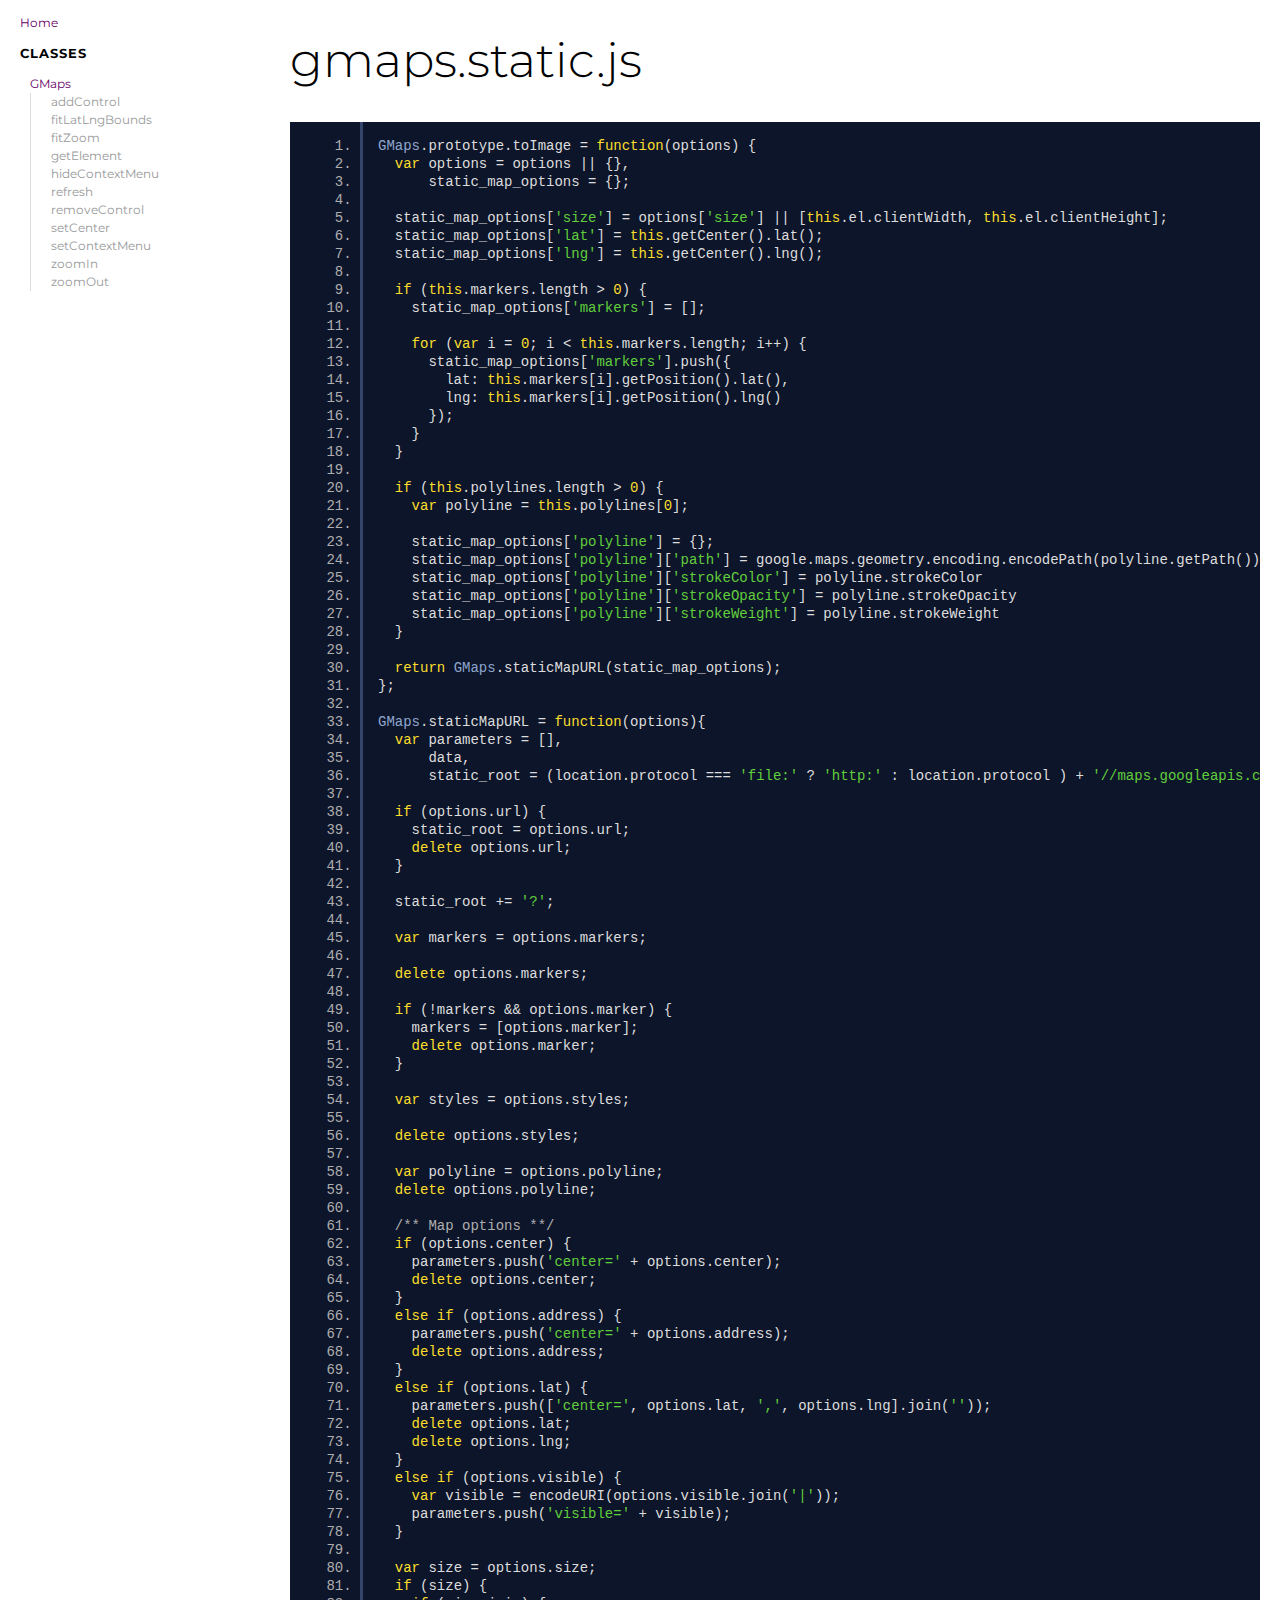
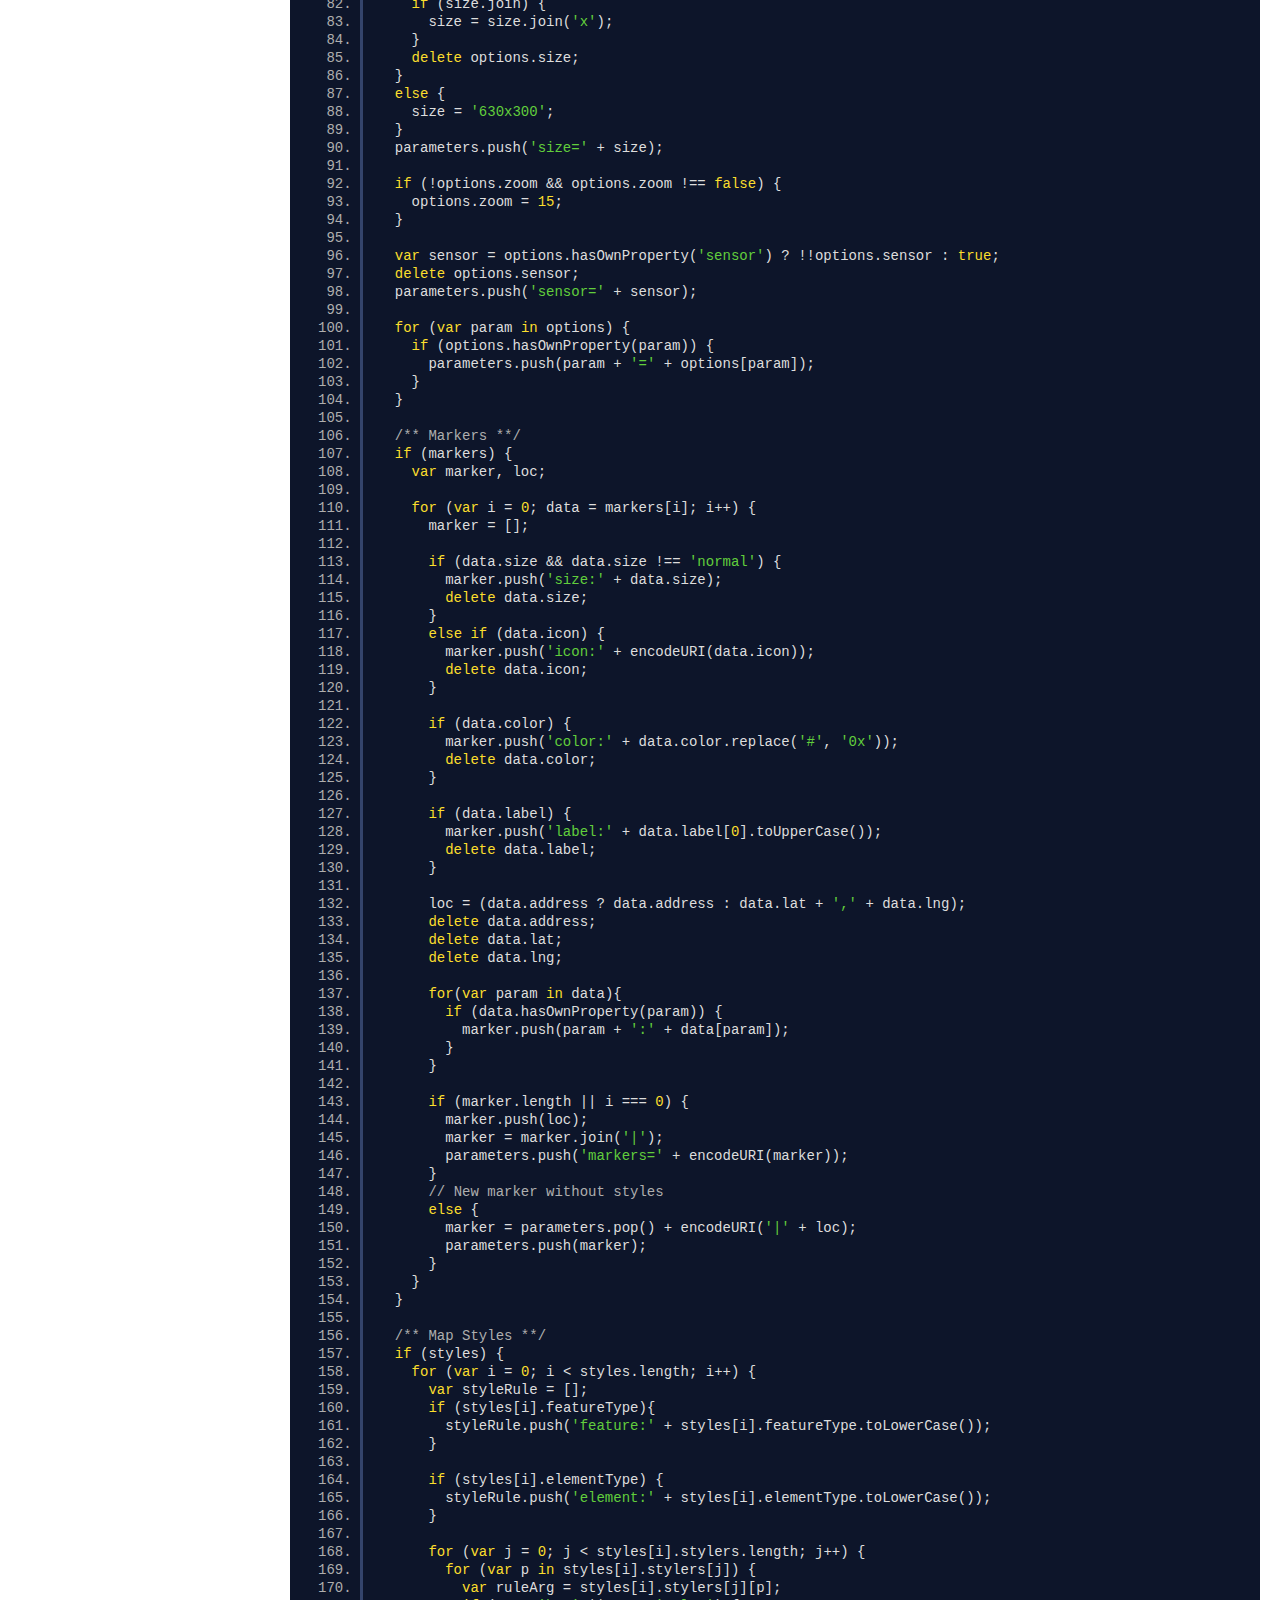
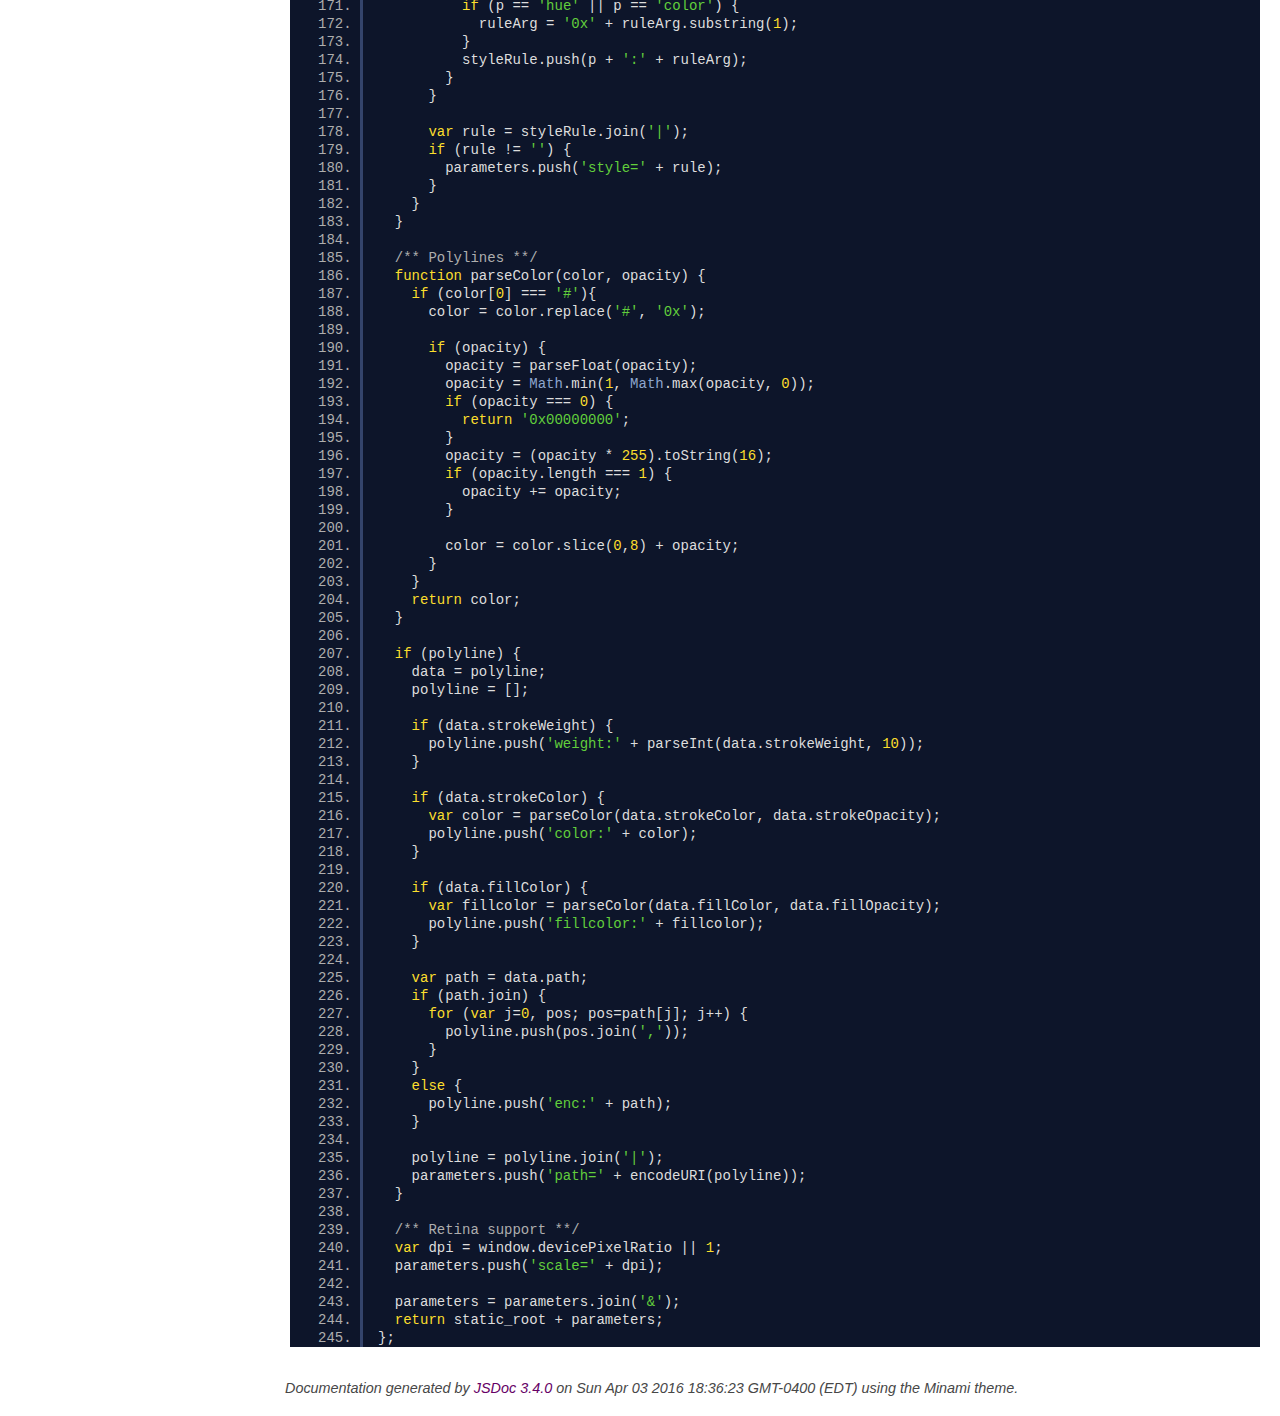
<file: bower_components/gmaps/docs/gmaps.static.js.html>
<!DOCTYPE html>
<html lang="en">
<head>
    <meta charset="utf-8">
    <title>gmaps.static.js - Documentation</title>

    <script src="scripts/prettify/prettify.js"></script>
    <script src="scripts/prettify/lang-css.js"></script>
    <!--[if lt IE 9]>
      <script src="//html5shiv.googlecode.com/svn/trunk/html5.js"></script>
    <![endif]-->
    <link type="text/css" rel="stylesheet" href="https://code.ionicframework.com/ionicons/2.0.1/css/ionicons.min.css">
    <link type="text/css" rel="stylesheet" href="styles/prettify.css">
    <link type="text/css" rel="stylesheet" href="styles/jsdoc.css">
</head>
<body>

<input type="checkbox" id="nav-trigger" class="nav-trigger" />
<label for="nav-trigger" class="navicon-button x">
  <div class="navicon"></div>
</label>

<label for="nav-trigger" class="overlay"></label>

<nav>
    <h2><a href="index.html">Home</a></h2><h3>Classes</h3><ul><li><a href="GMaps.html">GMaps</a><ul class='methods'><li data-type='method'><a href="GMaps.html#addControl">addControl</a></li><li data-type='method'><a href="GMaps.html#fitLatLngBounds">fitLatLngBounds</a></li><li data-type='method'><a href="GMaps.html#fitZoom">fitZoom</a></li><li data-type='method'><a href="GMaps.html#getElement">getElement</a></li><li data-type='method'><a href="GMaps.html#hideContextMenu">hideContextMenu</a></li><li data-type='method'><a href="GMaps.html#refresh">refresh</a></li><li data-type='method'><a href="GMaps.html#removeControl">removeControl</a></li><li data-type='method'><a href="GMaps.html#setCenter">setCenter</a></li><li data-type='method'><a href="GMaps.html#setContextMenu">setContextMenu</a></li><li data-type='method'><a href="GMaps.html#zoomIn">zoomIn</a></li><li data-type='method'><a href="GMaps.html#zoomOut">zoomOut</a></li></ul></li></ul>
</nav>

<div id="main">
    
    <h1 class="page-title">gmaps.static.js</h1>
    

    



    
    <section>
        <article>
            <pre class="prettyprint source linenums"><code>GMaps.prototype.toImage = function(options) {
  var options = options || {},
      static_map_options = {};

  static_map_options['size'] = options['size'] || [this.el.clientWidth, this.el.clientHeight];
  static_map_options['lat'] = this.getCenter().lat();
  static_map_options['lng'] = this.getCenter().lng();

  if (this.markers.length > 0) {
    static_map_options['markers'] = [];
    
    for (var i = 0; i &lt; this.markers.length; i++) {
      static_map_options['markers'].push({
        lat: this.markers[i].getPosition().lat(),
        lng: this.markers[i].getPosition().lng()
      });
    }
  }

  if (this.polylines.length > 0) {
    var polyline = this.polylines[0];
    
    static_map_options['polyline'] = {};
    static_map_options['polyline']['path'] = google.maps.geometry.encoding.encodePath(polyline.getPath());
    static_map_options['polyline']['strokeColor'] = polyline.strokeColor
    static_map_options['polyline']['strokeOpacity'] = polyline.strokeOpacity
    static_map_options['polyline']['strokeWeight'] = polyline.strokeWeight
  }

  return GMaps.staticMapURL(static_map_options);
};

GMaps.staticMapURL = function(options){
  var parameters = [],
      data,
      static_root = (location.protocol === 'file:' ? 'http:' : location.protocol ) + '//maps.googleapis.com/maps/api/staticmap';

  if (options.url) {
    static_root = options.url;
    delete options.url;
  }

  static_root += '?';

  var markers = options.markers;
  
  delete options.markers;

  if (!markers &amp;&amp; options.marker) {
    markers = [options.marker];
    delete options.marker;
  }

  var styles = options.styles;

  delete options.styles;

  var polyline = options.polyline;
  delete options.polyline;

  /** Map options **/
  if (options.center) {
    parameters.push('center=' + options.center);
    delete options.center;
  }
  else if (options.address) {
    parameters.push('center=' + options.address);
    delete options.address;
  }
  else if (options.lat) {
    parameters.push(['center=', options.lat, ',', options.lng].join(''));
    delete options.lat;
    delete options.lng;
  }
  else if (options.visible) {
    var visible = encodeURI(options.visible.join('|'));
    parameters.push('visible=' + visible);
  }

  var size = options.size;
  if (size) {
    if (size.join) {
      size = size.join('x');
    }
    delete options.size;
  }
  else {
    size = '630x300';
  }
  parameters.push('size=' + size);

  if (!options.zoom &amp;&amp; options.zoom !== false) {
    options.zoom = 15;
  }

  var sensor = options.hasOwnProperty('sensor') ? !!options.sensor : true;
  delete options.sensor;
  parameters.push('sensor=' + sensor);

  for (var param in options) {
    if (options.hasOwnProperty(param)) {
      parameters.push(param + '=' + options[param]);
    }
  }

  /** Markers **/
  if (markers) {
    var marker, loc;

    for (var i = 0; data = markers[i]; i++) {
      marker = [];

      if (data.size &amp;&amp; data.size !== 'normal') {
        marker.push('size:' + data.size);
        delete data.size;
      }
      else if (data.icon) {
        marker.push('icon:' + encodeURI(data.icon));
        delete data.icon;
      }

      if (data.color) {
        marker.push('color:' + data.color.replace('#', '0x'));
        delete data.color;
      }

      if (data.label) {
        marker.push('label:' + data.label[0].toUpperCase());
        delete data.label;
      }

      loc = (data.address ? data.address : data.lat + ',' + data.lng);
      delete data.address;
      delete data.lat;
      delete data.lng;

      for(var param in data){
        if (data.hasOwnProperty(param)) {
          marker.push(param + ':' + data[param]);
        }
      }

      if (marker.length || i === 0) {
        marker.push(loc);
        marker = marker.join('|');
        parameters.push('markers=' + encodeURI(marker));
      }
      // New marker without styles
      else {
        marker = parameters.pop() + encodeURI('|' + loc);
        parameters.push(marker);
      }
    }
  }

  /** Map Styles **/
  if (styles) {
    for (var i = 0; i &lt; styles.length; i++) {
      var styleRule = [];
      if (styles[i].featureType){
        styleRule.push('feature:' + styles[i].featureType.toLowerCase());
      }

      if (styles[i].elementType) {
        styleRule.push('element:' + styles[i].elementType.toLowerCase());
      }

      for (var j = 0; j &lt; styles[i].stylers.length; j++) {
        for (var p in styles[i].stylers[j]) {
          var ruleArg = styles[i].stylers[j][p];
          if (p == 'hue' || p == 'color') {
            ruleArg = '0x' + ruleArg.substring(1);
          }
          styleRule.push(p + ':' + ruleArg);
        }
      }

      var rule = styleRule.join('|');
      if (rule != '') {
        parameters.push('style=' + rule);
      }
    }
  }

  /** Polylines **/
  function parseColor(color, opacity) {
    if (color[0] === '#'){
      color = color.replace('#', '0x');

      if (opacity) {
        opacity = parseFloat(opacity);
        opacity = Math.min(1, Math.max(opacity, 0));
        if (opacity === 0) {
          return '0x00000000';
        }
        opacity = (opacity * 255).toString(16);
        if (opacity.length === 1) {
          opacity += opacity;
        }

        color = color.slice(0,8) + opacity;
      }
    }
    return color;
  }

  if (polyline) {
    data = polyline;
    polyline = [];

    if (data.strokeWeight) {
      polyline.push('weight:' + parseInt(data.strokeWeight, 10));
    }

    if (data.strokeColor) {
      var color = parseColor(data.strokeColor, data.strokeOpacity);
      polyline.push('color:' + color);
    }

    if (data.fillColor) {
      var fillcolor = parseColor(data.fillColor, data.fillOpacity);
      polyline.push('fillcolor:' + fillcolor);
    }

    var path = data.path;
    if (path.join) {
      for (var j=0, pos; pos=path[j]; j++) {
        polyline.push(pos.join(','));
      }
    }
    else {
      polyline.push('enc:' + path);
    }

    polyline = polyline.join('|');
    parameters.push('path=' + encodeURI(polyline));
  }

  /** Retina support **/
  var dpi = window.devicePixelRatio || 1;
  parameters.push('scale=' + dpi);

  parameters = parameters.join('&amp;');
  return static_root + parameters;
};
</code></pre>
        </article>
    </section>




</div>

<br class="clear">

<footer>
    Documentation generated by <a href="https://github.com/jsdoc3/jsdoc">JSDoc 3.4.0</a> on Sun Apr 03 2016 18:36:23 GMT-0400 (EDT) using the Minami theme.
</footer>

<script>prettyPrint();</script>
<script src="scripts/linenumber.js"></script>
</body>
</html>
</file>
<file: bower_components/gmaps/test/lib/jasmine.css>
body { background-color: #eeeeee; padding: 0; margin: 5px; overflow-y: scroll; }

#HTMLReporter { font-size: 11px; font-family: Monaco, "Lucida Console", monospace; line-height: 14px; color: #333333; }
#HTMLReporter a { text-decoration: none; }
#HTMLReporter a:hover { text-decoration: underline; }
#HTMLReporter p, #HTMLReporter h1, #HTMLReporter h2, #HTMLReporter h3, #HTMLReporter h4, #HTMLReporter h5, #HTMLReporter h6 { margin: 0; line-height: 14px; }
#HTMLReporter .banner, #HTMLReporter .symbolSummary, #HTMLReporter .summary, #HTMLReporter .resultMessage, #HTMLReporter .specDetail .description, #HTMLReporter .alert .bar, #HTMLReporter .stackTrace { padding-left: 9px; padding-right: 9px; }
#HTMLReporter #jasmine_content { position: fixed; right: 100%; }
#HTMLReporter .version { color: #aaaaaa; }
#HTMLReporter .banner { margin-top: 14px; }
#HTMLReporter .duration { color: #aaaaaa; float: right; }
#HTMLReporter .symbolSummary { overflow: hidden; *zoom: 1; margin: 14px 0; }
#HTMLReporter .symbolSummary li { display: block; float: left; height: 7px; width: 14px; margin-bottom: 7px; font-size: 16px; }
#HTMLReporter .symbolSummary li.passed { font-size: 14px; }
#HTMLReporter .symbolSummary li.passed:before { color: #5e7d00; content: "\02022"; }
#HTMLReporter .symbolSummary li.failed { line-height: 9px; }
#HTMLReporter .symbolSummary li.failed:before { color: #b03911; content: "x"; font-weight: bold; margin-left: -1px; }
#HTMLReporter .symbolSummary li.skipped { font-size: 14px; }
#HTMLReporter .symbolSummary li.skipped:before { color: #bababa; content: "\02022"; }
#HTMLReporter .symbolSummary li.pending { line-height: 11px; }
#HTMLReporter .symbolSummary li.pending:before { color: #aaaaaa; content: "-"; }
#HTMLReporter .exceptions { color: #fff; float: right; margin-top: 5px; margin-right: 5px; }
#HTMLReporter .bar { line-height: 28px; font-size: 14px; display: block; color: #eee; }
#HTMLReporter .runningAlert { background-color: #666666; }
#HTMLReporter .skippedAlert { background-color: #aaaaaa; }
#HTMLReporter .skippedAlert:first-child { background-color: #333333; }
#HTMLReporter .skippedAlert:hover { text-decoration: none; color: white; text-decoration: underline; }
#HTMLReporter .passingAlert { background-color: #a6b779; }
#HTMLReporter .passingAlert:first-child { background-color: #5e7d00; }
#HTMLReporter .failingAlert { background-color: #cf867e; }
#HTMLReporter .failingAlert:first-child { background-color: #b03911; }
#HTMLReporter .results { margin-top: 14px; }
#HTMLReporter #details { display: none; }
#HTMLReporter .resultsMenu, #HTMLReporter .resultsMenu a { background-color: #fff; color: #333333; }
#HTMLReporter.showDetails .summaryMenuItem { font-weight: normal; text-decoration: inherit; }
#HTMLReporter.showDetails .summaryMenuItem:hover { text-decoration: underline; }
#HTMLReporter.showDetails .detailsMenuItem { font-weight: bold; text-decoration: underline; }
#HTMLReporter.showDetails .summary { display: none; }
#HTMLReporter.showDetails #details { display: block; }
#HTMLReporter .summaryMenuItem { font-weight: bold; text-decoration: underline; }
#HTMLReporter .summary { margin-top: 14px; }
#HTMLReporter .summary .suite .suite, #HTMLReporter .summary .specSummary { margin-left: 14px; }
#HTMLReporter .summary .specSummary.passed a { color: #5e7d00; }
#HTMLReporter .summary .specSummary.failed a { color: #b03911; }
#HTMLReporter .description + .suite { margin-top: 0; }
#HTMLReporter .suite { margin-top: 14px; }
#HTMLReporter .suite a { color: #333333; }
#HTMLReporter #details .specDetail { margin-bottom: 28px; }
#HTMLReporter #details .specDetail .description { display: block; color: white; background-color: #b03911; }
#HTMLReporter .resultMessage { padding-top: 14px; color: #333333; }
#HTMLReporter .resultMessage span.result { display: block; }
#HTMLReporter .stackTrace { margin: 5px 0 0 0; max-height: 224px; overflow: auto; line-height: 18px; color: #666666; border: 1px solid #ddd; background: white; white-space: pre; }

#TrivialReporter { padding: 8px 13px; position: absolute; top: 0; bottom: 0; left: 0; right: 0; overflow-y: scroll; background-color: white; font-family: "Helvetica Neue Light", "Lucida Grande", "Calibri", "Arial", sans-serif; /*.resultMessage {*/ /*white-space: pre;*/ /*}*/ }
#TrivialReporter a:visited, #TrivialReporter a { color: #303; }
#TrivialReporter a:hover, #TrivialReporter a:active { color: blue; }
#TrivialReporter .run_spec { float: right; padding-right: 5px; font-size: .8em; text-decoration: none; }
#TrivialReporter .banner { color: #303; background-color: #fef; padding: 5px; }
#TrivialReporter .logo { float: left; font-size: 1.1em; padding-left: 5px; }
#TrivialReporter .logo .version { font-size: .6em; padding-left: 1em; }
#TrivialReporter .runner.running { background-color: yellow; }
#TrivialReporter .options { text-align: right; font-size: .8em; }
#TrivialReporter .suite { border: 1px outset gray; margin: 5px 0; padding-left: 1em; }
#TrivialReporter .suite .suite { margin: 5px; }
#TrivialReporter .suite.passed { background-color: #dfd; }
#TrivialReporter .suite.failed { background-color: #fdd; }
#TrivialReporter .spec { margin: 5px; padding-left: 1em; clear: both; }
#TrivialReporter .spec.failed, #TrivialReporter .spec.passed, #TrivialReporter .spec.skipped { padding-bottom: 5px; border: 1px solid gray; }
#TrivialReporter .spec.failed { background-color: #fbb; border-color: red; }
#TrivialReporter .spec.passed { background-color: #bfb; border-color: green; }
#TrivialReporter .spec.skipped { background-color: #bbb; }
#TrivialReporter .messages { border-left: 1px dashed gray; padding-left: 1em; padding-right: 1em; }
#TrivialReporter .passed { background-color: #cfc; display: none; }
#TrivialReporter .failed { background-color: #fbb; }
#TrivialReporter .skipped { color: #777; background-color: #eee; display: none; }
#TrivialReporter .resultMessage span.result { display: block; line-height: 2em; color: black; }
#TrivialReporter .resultMessage .mismatch { color: black; }
#TrivialReporter .stackTrace { white-space: pre; font-size: .8em; margin-left: 10px; max-height: 5em; overflow: auto; border: 1px inset red; padding: 1em; background: #eef; }
#TrivialReporter .finished-at { padding-left: 1em; font-size: .6em; }
#TrivialReporter.show-passed .passed, #TrivialReporter.show-skipped .skipped { display: block; }
#TrivialReporter #jasmine_content { position: fixed; right: 100%; }
#TrivialReporter .runner { border: 1px solid gray; display: block; margin: 5px 0; padding: 2px 0 2px 10px; }
</file>
<file: bower_components/gmaps/test/style.css>
body {
font-family: sans-serif;
}

h1, h2, h3, h4, h5, h6 {
  margin: 0;
  font-weight: lighter;
  text-transform: lowercase;
  font-variant: small-caps;
}

.map,
.panorama {
  width: 100%;
  height: 100px;
}

.with-columns {
  display: block;
  width: 100%;
  overflow: hidden;
}

.with-columns .map,
.with-columns .panorama {
  display: block;
  width: 50%;
  height: 150px;
  float: left;
}
</file>
<file: bower_components/gmaps/docs/styles/prettify.css>
.pln {
  color: #ddd;
}

/* string content */
.str {
  color: #61ce3c;
}

/* a keyword */
.kwd {
  color: #fbde2d;
}

/* a comment */
.com {
  color: #aeaeae;
}

/* a type name */
.typ {
  color: #8da6ce;
}

/* a literal value */
.lit {
  color: #fbde2d;
}

/* punctuation */
.pun {
  color: #ddd;
}

/* lisp open bracket */
.opn {
  color: #000000;
}

/* lisp close bracket */
.clo {
  color: #000000;
}

/* a markup tag name */
.tag {
  color: #c82829;
}

/* a markup attribute name */
.atn {
  color: #f5871f;
}

/* a markup attribute value */
.atv {
  color: #3e999f;
}

/* a declaration */
.dec {
  color: #f5871f;
}

/* a variable name */
.var {
  color: #c82829;
}

/* a function name */
.fun {
  color: #4271ae;
}

/* Specify class=linenums on a pre to get line numbering */
ol.linenums {
  margin-top: 0;
  margin-bottom: 0;
}
</file>
<file: bower_components/gmaps/docs/styles/jsdoc.css>
@import url(https://fonts.googleapis.com/css?family=Montserrat:400,700);

* {
  box-sizing: border-box
}

html, body {
  height: 100%;
  width: 100%;
}

body {
  color: #4d4e53;
  background-color: white;
  margin: 0 auto;
  padding: 0 20px;
  font-family: 'Helvetica Neue', Helvetica, sans-serif;
  font-size: 16px;
  line-height: 160%;
}

a,
a:active {
  color: #606;
  text-decoration: none;
}

a:hover {
  text-decoration: none;
}

article a {
  border-bottom: 1px solid #ddd;
}

article a:hover, article a:active {
  border-bottom-color: #222;
}

p, ul, ol, blockquote {
  margin-bottom: 1em;
}

h1, h2, h3, h4, h5, h6 {
  font-family: 'Montserrat', sans-serif;
}

h1, h2, h3, h4, h5, h6 {
  color: #000;
  font-weight: 400;
  margin: 0;
}

h1 {
  font-weight: 300;
  font-size: 48px;
  margin: 1em 0 .5em;
}

h1.page-title {
  font-size: 48px;
  margin: 1em 30px;
}

h2 {
  font-size: 24px;
  margin: 1.5em 0 .3em;
}

h3 {
  font-size: 24px;
  margin: 1.2em 0 .3em;
}

h4 {
  font-size: 18px;
  margin: 1em 0 .2em;
  color: #4d4e53;
}

h4.name {
  color: #fff;
  background: #6d426d;
  box-shadow: 0 .25em .5em #d3d3d3;
  border-top: 1px solid #d3d3d3;
  border-bottom: 1px solid #d3d3d3;
  margin: 1.5em 0 0.5em;
  padding: .75em 0 .75em 10px;
}

h5, .container-overview .subsection-title {
  font-size: 120%;
  letter-spacing: -0.01em;
  margin: 8px 0 3px 0;
}

h6 {
  font-size: 100%;
  letter-spacing: -0.01em;
  margin: 6px 0 3px 0;
  font-style: italic;
}

tt, code, kbd, samp {
  font-family: Consolas, Monaco, 'Andale Mono', monospace;
  background: #f4f4f4;
  padding: 1px 5px;
}

.class-description {
  font-size: 130%;
  line-height: 140%;
  margin-bottom: 1em;
  margin-top: 1em;
}

.class-description:empty {
  margin: 0
}

#main {
  float: right;
  min-width: 360px;
  width: calc(100% - 240px);
}

header {
  display: block
}

section {
  display: block;
  background-color: #fff;
  padding: 0 0 0 30px;
}

.variation {
  display: none
}

.signature-attributes {
  font-size: 60%;
  color: #eee;
  font-style: italic;
  font-weight: lighter;
}

nav {
  float: left;
  display: block;
  width: 250px;
  background: #fff;
  overflow: auto;
  position: fixed;
  height: 100%;
}

nav h3 {
  margin-top: 12px;
  font-size: 13px;
  text-transform: uppercase;
  letter-spacing: 1px;
  font-weight: 700;
  line-height: 24px;
  margin: 15px 0 10px;
  padding: 0;
  color: #000;
}

nav ul {
  font-family: 'Lucida Grande', 'Lucida Sans Unicode', arial, sans-serif;
  font-size: 100%;
  line-height: 17px;
  padding: 0;
  margin: 0;
  list-style-type: none;
}

nav ul a,
nav ul a:active {
  font-family: 'Montserrat', sans-serif;
  line-height: 18px;
  padding: 0;
  display: block;
  font-size: 12px;
}

nav a:hover,
nav a:active {
  color: #606;
}

nav > ul {
  padding: 0 10px;
}

nav > ul > li > a {
  color: #606;
}

nav ul ul {
  margin-bottom: 10px
}

nav ul ul a {
  color: hsl(207, 1%, 60%);
  border-left: 1px solid hsl(207, 10%, 86%);
}

nav ul ul a,
nav ul ul a:active {
  padding-left: 20px
}

nav h2 {
   font-size: 12px;
   margin: 0;
   padding: 0;
}

nav > h2 > a {
   display: block;
   margin: 10px 0 -10px;
   color: #606 !important;
}

footer {
  color: hsl(0, 0%, 28%);
  margin-left: 250px;
  display: block;
  padding: 15px;
  font-style: italic;
  font-size: 90%;
}

.ancestors {
  color: #999
}

.ancestors a {
   color: #999 !important;
}

.clear {
  clear: both
}

.important {
  font-weight: bold;
  color: #950B02;
}

.yes-def {
  text-indent: -1000px
}

.type-signature {
  color: #CA79CA
}

.type-signature:last-child {
  color: #eee;
}

.name, .signature {
  font-family: Consolas, Monaco, 'Andale Mono', monospace
}

.signature {
    color: #fc83ff;
}

.details {
  margin-top: 6px;
  border-left: 2px solid #DDD;
  line-height: 20px;
  font-size: 14px;
}

.details dt {
   width: 120px;
   float: left;
   padding-left: 10px;
}

.details dd {
   margin-left: 70px;
   margin-top: 6px;
   margin-bottom: 6px;
}

.details ul {
   margin: 0
}

.details ul {
   list-style-type: none
}

.details pre.prettyprint {
   margin: 0
}

.details .object-value {
   padding-top: 0
}

.description {
  margin-bottom: 1em;
  margin-top: 1em;
}

.code-caption {
  font-style: italic;
  font-size: 107%;
  margin: 0;
}

.prettyprint {
  font-size: 14px;
  overflow: auto;
}

.prettyprint.source {
  width: inherit;
  line-height: 18px;
  display: block;
  background-color: #0d152a;
  color: #aeaeae;
}

.prettyprint code {
  line-height: 18px;
  display: block;
  background-color: #0d152a;
  color: #4D4E53;
}

.prettyprint > code {
  padding: 15px;
}

.prettyprint .linenums code {
  padding: 0 15px
}

.prettyprint .linenums li:first-of-type code {
  padding-top: 15px
}

.prettyprint code span.line {
  display: inline-block
}

.prettyprint.linenums {
  padding-left: 70px;
  -webkit-user-select: none;
  -moz-user-select: none;
  -ms-user-select: none;
  user-select: none;
}

.prettyprint.linenums ol {
   padding-left: 0
}

.prettyprint.linenums li {
   border-left: 3px #34446B solid;
}

.prettyprint.linenums li.selected, .prettyprint.linenums li.selected * {
   background-color: #34446B;
}

.prettyprint.linenums li * {
   -webkit-user-select: text;
   -moz-user-select: text;
   -ms-user-select: text;
   user-select: text;
}

.params, .props {
  border-spacing: 0;
  border: 1px solid #ddd;
  border-collapse: collapse;
  border-radius: 3px;
  box-shadow: 0 1px 3px rgba(0,0,0,0.1);
  width: 100%;
  font-size: 14px;
  margin: 1em 0;
}

.params td, .params .name, .props .name, .name code {
   color: #4D4E53;
   font-family: Consolas, Monaco, 'Andale Mono', monospace;
   font-size: 100%;
}

.params td, .params th, .props td, .props th {
   margin: 0px;
   text-align: left;
   vertical-align: top;
   padding: 10px;
   display: table-cell;
}

.params td {
   border-top: 1px solid #eee
}

.params thead tr, .props thead tr {
   background-color: #fff;
   font-weight: bold;
}

.params .params thead tr, .props .props thead tr {
   background-color: #fff;
   font-weight: bold;
}

.params td.description > p:first-child, .props td.description > p:first-child {
   margin-top: 0;
   padding-top: 0;
}

.params td.description > p:last-child, .props td.description > p:last-child {
   margin-bottom: 0;
   padding-bottom: 0;
}

span.param-type, .params td .param-type, .param-type dd {
   color: #606;
  font-family: Consolas, Monaco, 'Andale Mono', monospace
}

.param-type dt, .param-type dd {
  display: inline-block
}

.param-type {
  margin: 14px 0;
}

.disabled {
  color: #454545
}

/* navicon button */
.navicon-button {
  display: none;
  position: relative;
  padding: 2.0625rem 1.5rem;
  transition: 0.25s;
  cursor: pointer;
  -webkit-user-select: none;
     -moz-user-select: none;
      -ms-user-select: none;
          user-select: none;
  opacity: .8;
}
.navicon-button .navicon:before, .navicon-button .navicon:after {
  transition: 0.25s;
}
.navicon-button:hover {
  transition: 0.5s;
  opacity: 1;
}
.navicon-button:hover .navicon:before, .navicon-button:hover .navicon:after {
  transition: 0.25s;
}
.navicon-button:hover .navicon:before {
  top: .825rem;
}
.navicon-button:hover .navicon:after {
  top: -.825rem;
}

/* navicon */
.navicon {
  position: relative;
  width: 2.5em;
  height: .3125rem;
  background: #000;
  transition: 0.3s;
  border-radius: 2.5rem;
}
.navicon:before, .navicon:after {
  display: block;
  content: "";
  height: .3125rem;
  width: 2.5rem;
  background: #000;
  position: absolute;
  z-index: -1;
  transition: 0.3s 0.25s;
  border-radius: 1rem;
}
.navicon:before {
  top: .625rem;
}
.navicon:after {
  top: -.625rem;
}

/* open */
.nav-trigger:checked + label:not(.steps) .navicon:before,
.nav-trigger:checked + label:not(.steps) .navicon:after {
  top: 0 !important;
}

.nav-trigger:checked + label .navicon:before,
.nav-trigger:checked + label .navicon:after {
  transition: 0.5s;
}

/* Minus */
.nav-trigger:checked + label {
  -webkit-transform: scale(0.75);
          transform: scale(0.75);
}

/* × and + */
.nav-trigger:checked + label.plus .navicon,
.nav-trigger:checked + label.x .navicon {
  background: transparent;
}

.nav-trigger:checked + label.plus .navicon:before,
.nav-trigger:checked + label.x .navicon:before {
  -webkit-transform: rotate(-45deg);
          transform: rotate(-45deg);
  background: #FFF;
}

.nav-trigger:checked + label.plus .navicon:after,
.nav-trigger:checked + label.x .navicon:after {
  -webkit-transform: rotate(45deg);
          transform: rotate(45deg);
  background: #FFF;
}

.nav-trigger:checked + label.plus {
  -webkit-transform: scale(0.75) rotate(45deg);
          transform: scale(0.75) rotate(45deg);
}

.nav-trigger:checked ~ nav {
  left: 0 !important;
}

.nav-trigger:checked ~ .overlay {
  display: block;
}

.nav-trigger {
  position: fixed;
  top: 0;
  clip: rect(0, 0, 0, 0);
}

.overlay {
  display: none;
  position: fixed;
  top: 0;
  bottom: 0;
  left: 0;
  right: 0;
  width: 100%;
  height: 100%;
  background: hsla(0, 0%, 0%, 0.5);
  z-index: 1;
}

@media only screen and (min-width: 320px) and (max-width: 680px) {
  body {
    overflow-x: hidden;
  }

  nav {
    background: #FFF;
    width: 250px;
    height: 100%;
    position: fixed;
    top: 0;
    right: 0;
    bottom: 0;
    left: -250px;
    z-index: 3;
    padding: 0 10px;
    transition: left 0.2s;
  }

  .navicon-button {
    display: inline-block;
    position: fixed;
    top: 1.5em;
    right: 0;
    z-index: 2;
  }

  #main {
    width: 100%;
    min-width: 360px;
  }

  #main h1.page-title {
    margin: 1em 0;
  }

  #main section {
    padding: 0;
  }

  footer {
    margin-left: 0;
  }
}
</file>
